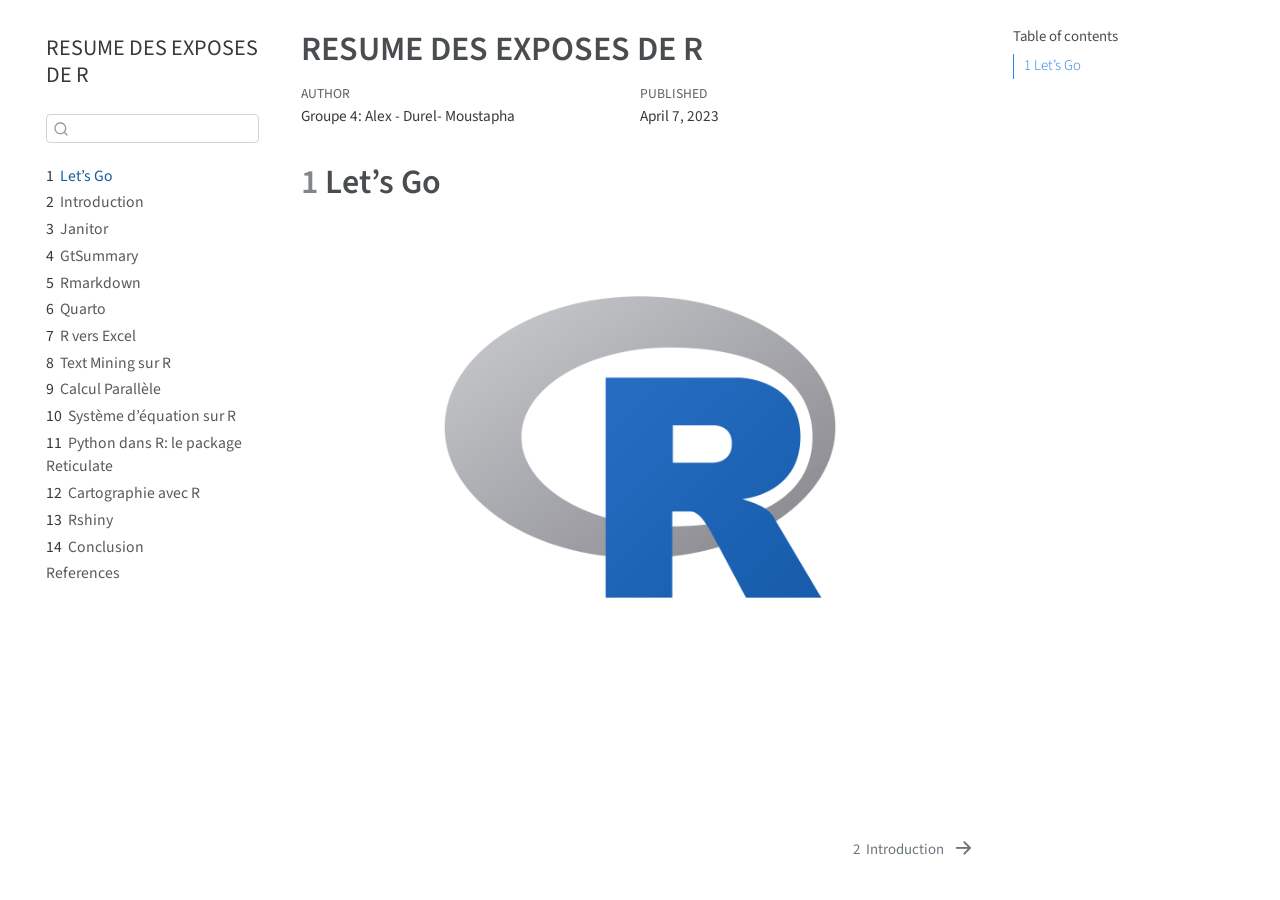
<file: Synthèse des exposés/EXPOSE DE R/_book/index.html>
<!DOCTYPE html>
<html xmlns="http://www.w3.org/1999/xhtml" lang="en" xml:lang="en"><head>

<meta charset="utf-8">
<meta name="generator" content="quarto-1.3.361">

<meta name="viewport" content="width=device-width, initial-scale=1.0, user-scalable=yes">

<meta name="author" content="Groupe 4: Alex - Durel- Moustapha">
<meta name="dcterms.date" content="2023-04-07">

<title>RESUME DES EXPOSES DE R</title>
<style>
code{white-space: pre-wrap;}
span.smallcaps{font-variant: small-caps;}
div.columns{display: flex; gap: min(4vw, 1.5em);}
div.column{flex: auto; overflow-x: auto;}
div.hanging-indent{margin-left: 1.5em; text-indent: -1.5em;}
ul.task-list{list-style: none;}
ul.task-list li input[type="checkbox"] {
  width: 0.8em;
  margin: 0 0.8em 0.2em -1em; /* quarto-specific, see https://github.com/quarto-dev/quarto-cli/issues/4556 */ 
  vertical-align: middle;
}
</style>


<script src="site_libs/quarto-nav/quarto-nav.js"></script>
<script src="site_libs/quarto-nav/headroom.min.js"></script>
<script src="site_libs/clipboard/clipboard.min.js"></script>
<script src="site_libs/quarto-search/autocomplete.umd.js"></script>
<script src="site_libs/quarto-search/fuse.min.js"></script>
<script src="site_libs/quarto-search/quarto-search.js"></script>
<meta name="quarto:offset" content="./">
<link href="./intro.html" rel="next">
<script src="site_libs/quarto-html/quarto.js"></script>
<script src="site_libs/quarto-html/popper.min.js"></script>
<script src="site_libs/quarto-html/tippy.umd.min.js"></script>
<script src="site_libs/quarto-html/anchor.min.js"></script>
<link href="site_libs/quarto-html/tippy.css" rel="stylesheet">
<link href="site_libs/quarto-html/quarto-syntax-highlighting.css" rel="stylesheet" id="quarto-text-highlighting-styles">
<script src="site_libs/bootstrap/bootstrap.min.js"></script>
<link href="site_libs/bootstrap/bootstrap-icons.css" rel="stylesheet">
<link href="site_libs/bootstrap/bootstrap.min.css" rel="stylesheet" id="quarto-bootstrap" data-mode="light">
<script id="quarto-search-options" type="application/json">{
  "location": "sidebar",
  "copy-button": false,
  "collapse-after": 3,
  "panel-placement": "start",
  "type": "textbox",
  "limit": 20,
  "language": {
    "search-no-results-text": "No results",
    "search-matching-documents-text": "matching documents",
    "search-copy-link-title": "Copy link to search",
    "search-hide-matches-text": "Hide additional matches",
    "search-more-match-text": "more match in this document",
    "search-more-matches-text": "more matches in this document",
    "search-clear-button-title": "Clear",
    "search-detached-cancel-button-title": "Cancel",
    "search-submit-button-title": "Submit",
    "search-label": "Search"
  }
}</script>


</head>

<body class="nav-sidebar floating">

<div id="quarto-search-results"></div>
  <header id="quarto-header" class="headroom fixed-top">
  <nav class="quarto-secondary-nav">
    <div class="container-fluid d-flex">
      <button type="button" class="quarto-btn-toggle btn" data-bs-toggle="collapse" data-bs-target="#quarto-sidebar,#quarto-sidebar-glass" aria-controls="quarto-sidebar" aria-expanded="false" aria-label="Toggle sidebar navigation" onclick="if (window.quartoToggleHeadroom) { window.quartoToggleHeadroom(); }">
        <i class="bi bi-layout-text-sidebar-reverse"></i>
      </button>
      <nav class="quarto-page-breadcrumbs" aria-label="breadcrumb"><ol class="breadcrumb"><li class="breadcrumb-item"><a href="./index.html"><span class="chapter-number">1</span>&nbsp; <span class="chapter-title">Let's Go</span></a></li></ol></nav>
      <a class="flex-grow-1" role="button" data-bs-toggle="collapse" data-bs-target="#quarto-sidebar,#quarto-sidebar-glass" aria-controls="quarto-sidebar" aria-expanded="false" aria-label="Toggle sidebar navigation" onclick="if (window.quartoToggleHeadroom) { window.quartoToggleHeadroom(); }">      
      </a>
      <button type="button" class="btn quarto-search-button" aria-label="" onclick="window.quartoOpenSearch();">
        <i class="bi bi-search"></i>
      </button>
    </div>
  </nav>
</header>
<!-- content -->
<div id="quarto-content" class="quarto-container page-columns page-rows-contents page-layout-article">
<!-- sidebar -->
  <nav id="quarto-sidebar" class="sidebar collapse collapse-horizontal sidebar-navigation floating overflow-auto">
    <div class="pt-lg-2 mt-2 text-left sidebar-header">
    <div class="sidebar-title mb-0 py-0">
      <a href="./">RESUME DES EXPOSES DE R</a> 
    </div>
      </div>
        <div class="mt-2 flex-shrink-0 align-items-center">
        <div class="sidebar-search">
        <div id="quarto-search" class="" title="Search"></div>
        </div>
        </div>
    <div class="sidebar-menu-container"> 
    <ul class="list-unstyled mt-1">
        <li class="sidebar-item">
  <div class="sidebar-item-container"> 
  <a href="./index.html" class="sidebar-item-text sidebar-link active">
 <span class="menu-text"><span class="chapter-number">1</span>&nbsp; <span class="chapter-title">Let’s Go</span></span></a>
  </div>
</li>
        <li class="sidebar-item">
  <div class="sidebar-item-container"> 
  <a href="./intro.html" class="sidebar-item-text sidebar-link">
 <span class="menu-text"><span class="chapter-number">2</span>&nbsp; <span class="chapter-title">Introduction</span></span></a>
  </div>
</li>
        <li class="sidebar-item">
  <div class="sidebar-item-container"> 
  <a href="./Janit.html" class="sidebar-item-text sidebar-link">
 <span class="menu-text"><span class="chapter-number">3</span>&nbsp; <span class="chapter-title">Janitor</span></span></a>
  </div>
</li>
        <li class="sidebar-item">
  <div class="sidebar-item-container"> 
  <a href="./GtSum.html" class="sidebar-item-text sidebar-link">
 <span class="menu-text"><span class="chapter-number">4</span>&nbsp; <span class="chapter-title">GtSummary</span></span></a>
  </div>
</li>
        <li class="sidebar-item">
  <div class="sidebar-item-container"> 
  <a href="./Rmarkdown.html" class="sidebar-item-text sidebar-link">
 <span class="menu-text"><span class="chapter-number">5</span>&nbsp; <span class="chapter-title">Rmarkdown</span></span></a>
  </div>
</li>
        <li class="sidebar-item">
  <div class="sidebar-item-container"> 
  <a href="./Document Finale.html" class="sidebar-item-text sidebar-link">
 <span class="menu-text"><span class="chapter-number">6</span>&nbsp; <span class="chapter-title">Quarto</span></span></a>
  </div>
</li>
        <li class="sidebar-item">
  <div class="sidebar-item-container"> 
  <a href="./RVE.html" class="sidebar-item-text sidebar-link">
 <span class="menu-text"><span class="chapter-number">7</span>&nbsp; <span class="chapter-title">R vers Excel</span></span></a>
  </div>
</li>
        <li class="sidebar-item">
  <div class="sidebar-item-container"> 
  <a href="./tm.html" class="sidebar-item-text sidebar-link">
 <span class="menu-text"><span class="chapter-number">8</span>&nbsp; <span class="chapter-title">Text Mining sur R</span></span></a>
  </div>
</li>
        <li class="sidebar-item">
  <div class="sidebar-item-container"> 
  <a href="./CP.html" class="sidebar-item-text sidebar-link">
 <span class="menu-text"><span class="chapter-number">9</span>&nbsp; <span class="chapter-title">Calcul Parallèle</span></span></a>
  </div>
</li>
        <li class="sidebar-item">
  <div class="sidebar-item-container"> 
  <a href="./SE.html" class="sidebar-item-text sidebar-link">
 <span class="menu-text"><span class="chapter-number">10</span>&nbsp; <span class="chapter-title">Système d’équation sur R</span></span></a>
  </div>
</li>
        <li class="sidebar-item">
  <div class="sidebar-item-container"> 
  <a href="./Ret.html" class="sidebar-item-text sidebar-link">
 <span class="menu-text"><span class="chapter-number">11</span>&nbsp; <span class="chapter-title">Python dans R: le package Reticulate</span></span></a>
  </div>
</li>
        <li class="sidebar-item">
  <div class="sidebar-item-container"> 
  <a href="./Carto.html" class="sidebar-item-text sidebar-link">
 <span class="menu-text"><span class="chapter-number">12</span>&nbsp; <span class="chapter-title">Cartographie avec R</span></span></a>
  </div>
</li>
        <li class="sidebar-item">
  <div class="sidebar-item-container"> 
  <a href="./Shin.html" class="sidebar-item-text sidebar-link">
 <span class="menu-text"><span class="chapter-number">13</span>&nbsp; <span class="chapter-title">Rshiny</span></span></a>
  </div>
</li>
        <li class="sidebar-item">
  <div class="sidebar-item-container"> 
  <a href="./summary.html" class="sidebar-item-text sidebar-link">
 <span class="menu-text"><span class="chapter-number">14</span>&nbsp; <span class="chapter-title">Conclusion</span></span></a>
  </div>
</li>
        <li class="sidebar-item">
  <div class="sidebar-item-container"> 
  <a href="./references.html" class="sidebar-item-text sidebar-link">
 <span class="menu-text">References</span></a>
  </div>
</li>
    </ul>
    </div>
</nav>
<div id="quarto-sidebar-glass" data-bs-toggle="collapse" data-bs-target="#quarto-sidebar,#quarto-sidebar-glass"></div>
<!-- margin-sidebar -->
    <div id="quarto-margin-sidebar" class="sidebar margin-sidebar">
        <nav id="TOC" role="doc-toc" class="toc-active">
    <h2 id="toc-title">Table of contents</h2>
   
  <ul>
  <li><a href="#lets-go" id="toc-lets-go" class="nav-link active" data-scroll-target="#lets-go"><span class="header-section-number">1</span> Let’s Go</a></li>
  </ul>
</nav>
    </div>
<!-- main -->
<main class="content" id="quarto-document-content">

<header id="title-block-header" class="quarto-title-block default">
<div class="quarto-title">
<h1 class="title">RESUME DES EXPOSES DE R</h1>
</div>



<div class="quarto-title-meta">

    <div>
    <div class="quarto-title-meta-heading">Author</div>
    <div class="quarto-title-meta-contents">
             <p>Groupe 4: Alex - Durel- Moustapha </p>
          </div>
  </div>
    
    <div>
    <div class="quarto-title-meta-heading">Published</div>
    <div class="quarto-title-meta-contents">
      <p class="date">April 7, 2023</p>
    </div>
  </div>
  
    
  </div>
  

</header>

<section id="lets-go" class="level1" data-number="1">
<h1 data-number="1"><span class="header-section-number">1</span> Let’s Go</h1>
<div>
<div class="quarto-figure quarto-figure-center">
<figure class="figure">
<p><img src="images/R_(programming_language)-Logo.wine-01.png" class="img-fluid figure-img"></p>
</figure>
</div>
</div>


</section>

</main> <!-- /main -->
<script id="quarto-html-after-body" type="application/javascript">
window.document.addEventListener("DOMContentLoaded", function (event) {
  const toggleBodyColorMode = (bsSheetEl) => {
    const mode = bsSheetEl.getAttribute("data-mode");
    const bodyEl = window.document.querySelector("body");
    if (mode === "dark") {
      bodyEl.classList.add("quarto-dark");
      bodyEl.classList.remove("quarto-light");
    } else {
      bodyEl.classList.add("quarto-light");
      bodyEl.classList.remove("quarto-dark");
    }
  }
  const toggleBodyColorPrimary = () => {
    const bsSheetEl = window.document.querySelector("link#quarto-bootstrap");
    if (bsSheetEl) {
      toggleBodyColorMode(bsSheetEl);
    }
  }
  toggleBodyColorPrimary();  
  const icon = "";
  const anchorJS = new window.AnchorJS();
  anchorJS.options = {
    placement: 'right',
    icon: icon
  };
  anchorJS.add('.anchored');
  const isCodeAnnotation = (el) => {
    for (const clz of el.classList) {
      if (clz.startsWith('code-annotation-')) {                     
        return true;
      }
    }
    return false;
  }
  const clipboard = new window.ClipboardJS('.code-copy-button', {
    text: function(trigger) {
      const codeEl = trigger.previousElementSibling.cloneNode(true);
      for (const childEl of codeEl.children) {
        if (isCodeAnnotation(childEl)) {
          childEl.remove();
        }
      }
      return codeEl.innerText;
    }
  });
  clipboard.on('success', function(e) {
    // button target
    const button = e.trigger;
    // don't keep focus
    button.blur();
    // flash "checked"
    button.classList.add('code-copy-button-checked');
    var currentTitle = button.getAttribute("title");
    button.setAttribute("title", "Copied!");
    let tooltip;
    if (window.bootstrap) {
      button.setAttribute("data-bs-toggle", "tooltip");
      button.setAttribute("data-bs-placement", "left");
      button.setAttribute("data-bs-title", "Copied!");
      tooltip = new bootstrap.Tooltip(button, 
        { trigger: "manual", 
          customClass: "code-copy-button-tooltip",
          offset: [0, -8]});
      tooltip.show();    
    }
    setTimeout(function() {
      if (tooltip) {
        tooltip.hide();
        button.removeAttribute("data-bs-title");
        button.removeAttribute("data-bs-toggle");
        button.removeAttribute("data-bs-placement");
      }
      button.setAttribute("title", currentTitle);
      button.classList.remove('code-copy-button-checked');
    }, 1000);
    // clear code selection
    e.clearSelection();
  });
  function tippyHover(el, contentFn) {
    const config = {
      allowHTML: true,
      content: contentFn,
      maxWidth: 500,
      delay: 100,
      arrow: false,
      appendTo: function(el) {
          return el.parentElement;
      },
      interactive: true,
      interactiveBorder: 10,
      theme: 'quarto',
      placement: 'bottom-start'
    };
    window.tippy(el, config); 
  }
  const noterefs = window.document.querySelectorAll('a[role="doc-noteref"]');
  for (var i=0; i<noterefs.length; i++) {
    const ref = noterefs[i];
    tippyHover(ref, function() {
      // use id or data attribute instead here
      let href = ref.getAttribute('data-footnote-href') || ref.getAttribute('href');
      try { href = new URL(href).hash; } catch {}
      const id = href.replace(/^#\/?/, "");
      const note = window.document.getElementById(id);
      return note.innerHTML;
    });
  }
      let selectedAnnoteEl;
      const selectorForAnnotation = ( cell, annotation) => {
        let cellAttr = 'data-code-cell="' + cell + '"';
        let lineAttr = 'data-code-annotation="' +  annotation + '"';
        const selector = 'span[' + cellAttr + '][' + lineAttr + ']';
        return selector;
      }
      const selectCodeLines = (annoteEl) => {
        const doc = window.document;
        const targetCell = annoteEl.getAttribute("data-target-cell");
        const targetAnnotation = annoteEl.getAttribute("data-target-annotation");
        const annoteSpan = window.document.querySelector(selectorForAnnotation(targetCell, targetAnnotation));
        const lines = annoteSpan.getAttribute("data-code-lines").split(",");
        const lineIds = lines.map((line) => {
          return targetCell + "-" + line;
        })
        let top = null;
        let height = null;
        let parent = null;
        if (lineIds.length > 0) {
            //compute the position of the single el (top and bottom and make a div)
            const el = window.document.getElementById(lineIds[0]);
            top = el.offsetTop;
            height = el.offsetHeight;
            parent = el.parentElement.parentElement;
          if (lineIds.length > 1) {
            const lastEl = window.document.getElementById(lineIds[lineIds.length - 1]);
            const bottom = lastEl.offsetTop + lastEl.offsetHeight;
            height = bottom - top;
          }
          if (top !== null && height !== null && parent !== null) {
            // cook up a div (if necessary) and position it 
            let div = window.document.getElementById("code-annotation-line-highlight");
            if (div === null) {
              div = window.document.createElement("div");
              div.setAttribute("id", "code-annotation-line-highlight");
              div.style.position = 'absolute';
              parent.appendChild(div);
            }
            div.style.top = top - 2 + "px";
            div.style.height = height + 4 + "px";
            let gutterDiv = window.document.getElementById("code-annotation-line-highlight-gutter");
            if (gutterDiv === null) {
              gutterDiv = window.document.createElement("div");
              gutterDiv.setAttribute("id", "code-annotation-line-highlight-gutter");
              gutterDiv.style.position = 'absolute';
              const codeCell = window.document.getElementById(targetCell);
              const gutter = codeCell.querySelector('.code-annotation-gutter');
              gutter.appendChild(gutterDiv);
            }
            gutterDiv.style.top = top - 2 + "px";
            gutterDiv.style.height = height + 4 + "px";
          }
          selectedAnnoteEl = annoteEl;
        }
      };
      const unselectCodeLines = () => {
        const elementsIds = ["code-annotation-line-highlight", "code-annotation-line-highlight-gutter"];
        elementsIds.forEach((elId) => {
          const div = window.document.getElementById(elId);
          if (div) {
            div.remove();
          }
        });
        selectedAnnoteEl = undefined;
      };
      // Attach click handler to the DT
      const annoteDls = window.document.querySelectorAll('dt[data-target-cell]');
      for (const annoteDlNode of annoteDls) {
        annoteDlNode.addEventListener('click', (event) => {
          const clickedEl = event.target;
          if (clickedEl !== selectedAnnoteEl) {
            unselectCodeLines();
            const activeEl = window.document.querySelector('dt[data-target-cell].code-annotation-active');
            if (activeEl) {
              activeEl.classList.remove('code-annotation-active');
            }
            selectCodeLines(clickedEl);
            clickedEl.classList.add('code-annotation-active');
          } else {
            // Unselect the line
            unselectCodeLines();
            clickedEl.classList.remove('code-annotation-active');
          }
        });
      }
  const findCites = (el) => {
    const parentEl = el.parentElement;
    if (parentEl) {
      const cites = parentEl.dataset.cites;
      if (cites) {
        return {
          el,
          cites: cites.split(' ')
        };
      } else {
        return findCites(el.parentElement)
      }
    } else {
      return undefined;
    }
  };
  var bibliorefs = window.document.querySelectorAll('a[role="doc-biblioref"]');
  for (var i=0; i<bibliorefs.length; i++) {
    const ref = bibliorefs[i];
    const citeInfo = findCites(ref);
    if (citeInfo) {
      tippyHover(citeInfo.el, function() {
        var popup = window.document.createElement('div');
        citeInfo.cites.forEach(function(cite) {
          var citeDiv = window.document.createElement('div');
          citeDiv.classList.add('hanging-indent');
          citeDiv.classList.add('csl-entry');
          var biblioDiv = window.document.getElementById('ref-' + cite);
          if (biblioDiv) {
            citeDiv.innerHTML = biblioDiv.innerHTML;
          }
          popup.appendChild(citeDiv);
        });
        return popup.innerHTML;
      });
    }
  }
});
</script>
<nav class="page-navigation">
  <div class="nav-page nav-page-previous">
  </div>
  <div class="nav-page nav-page-next">
      <a href="./intro.html" class="pagination-link">
        <span class="nav-page-text"><span class="chapter-number">2</span>&nbsp; <span class="chapter-title">Introduction</span></span> <i class="bi bi-arrow-right-short"></i>
      </a>
  </div>
</nav>
</div> <!-- /content -->



</body></html>
</file>
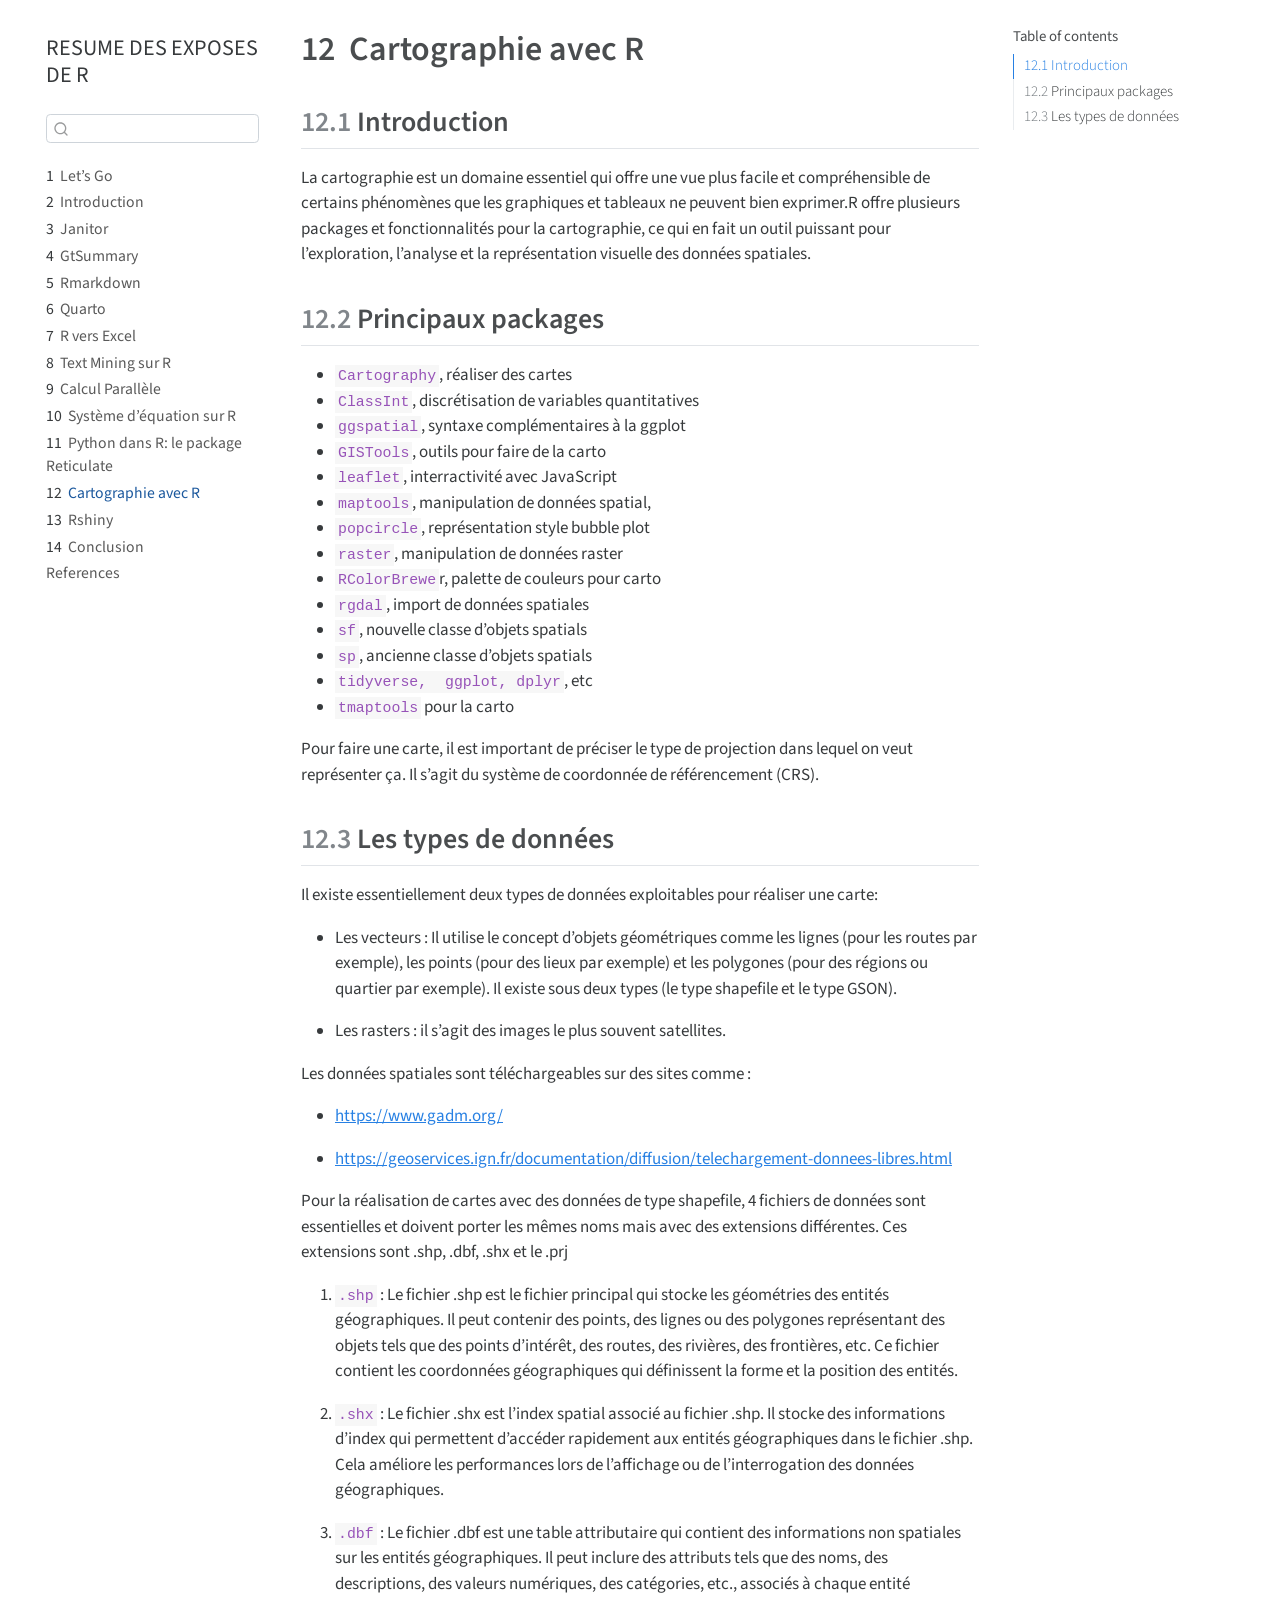
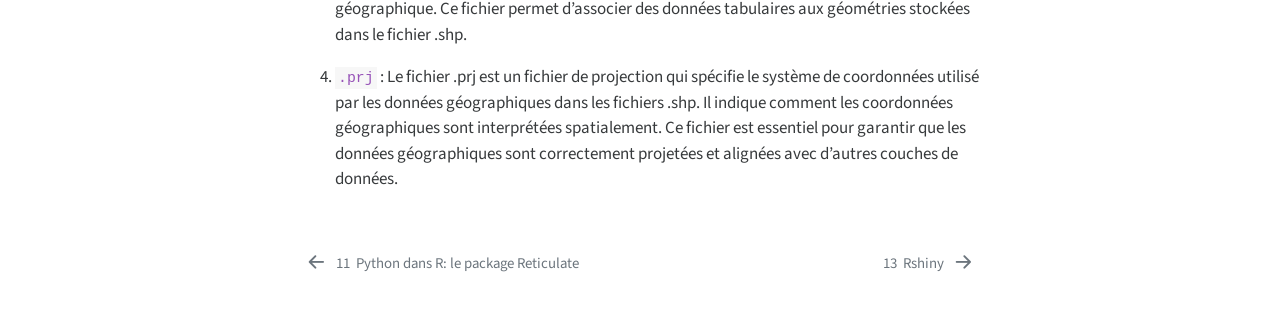
<file: Synthèse des exposés/EXPOSE DE R/_book/Carto.html>
<!DOCTYPE html>
<html xmlns="http://www.w3.org/1999/xhtml" lang="en" xml:lang="en"><head>

<meta charset="utf-8">
<meta name="generator" content="quarto-1.3.361">

<meta name="viewport" content="width=device-width, initial-scale=1.0, user-scalable=yes">


<title>RESUME DES EXPOSES DE R - 12&nbsp; Cartographie avec R</title>
<style>
code{white-space: pre-wrap;}
span.smallcaps{font-variant: small-caps;}
div.columns{display: flex; gap: min(4vw, 1.5em);}
div.column{flex: auto; overflow-x: auto;}
div.hanging-indent{margin-left: 1.5em; text-indent: -1.5em;}
ul.task-list{list-style: none;}
ul.task-list li input[type="checkbox"] {
  width: 0.8em;
  margin: 0 0.8em 0.2em -1em; /* quarto-specific, see https://github.com/quarto-dev/quarto-cli/issues/4556 */ 
  vertical-align: middle;
}
</style>


<script src="site_libs/quarto-nav/quarto-nav.js"></script>
<script src="site_libs/quarto-nav/headroom.min.js"></script>
<script src="site_libs/clipboard/clipboard.min.js"></script>
<script src="site_libs/quarto-search/autocomplete.umd.js"></script>
<script src="site_libs/quarto-search/fuse.min.js"></script>
<script src="site_libs/quarto-search/quarto-search.js"></script>
<meta name="quarto:offset" content="./">
<link href="./Shin.html" rel="next">
<link href="./Ret.html" rel="prev">
<script src="site_libs/quarto-html/quarto.js"></script>
<script src="site_libs/quarto-html/popper.min.js"></script>
<script src="site_libs/quarto-html/tippy.umd.min.js"></script>
<script src="site_libs/quarto-html/anchor.min.js"></script>
<link href="site_libs/quarto-html/tippy.css" rel="stylesheet">
<link href="site_libs/quarto-html/quarto-syntax-highlighting.css" rel="stylesheet" id="quarto-text-highlighting-styles">
<script src="site_libs/bootstrap/bootstrap.min.js"></script>
<link href="site_libs/bootstrap/bootstrap-icons.css" rel="stylesheet">
<link href="site_libs/bootstrap/bootstrap.min.css" rel="stylesheet" id="quarto-bootstrap" data-mode="light">
<script id="quarto-search-options" type="application/json">{
  "location": "sidebar",
  "copy-button": false,
  "collapse-after": 3,
  "panel-placement": "start",
  "type": "textbox",
  "limit": 20,
  "language": {
    "search-no-results-text": "No results",
    "search-matching-documents-text": "matching documents",
    "search-copy-link-title": "Copy link to search",
    "search-hide-matches-text": "Hide additional matches",
    "search-more-match-text": "more match in this document",
    "search-more-matches-text": "more matches in this document",
    "search-clear-button-title": "Clear",
    "search-detached-cancel-button-title": "Cancel",
    "search-submit-button-title": "Submit",
    "search-label": "Search"
  }
}</script>


</head>

<body class="nav-sidebar floating">

<div id="quarto-search-results"></div>
  <header id="quarto-header" class="headroom fixed-top">
  <nav class="quarto-secondary-nav">
    <div class="container-fluid d-flex">
      <button type="button" class="quarto-btn-toggle btn" data-bs-toggle="collapse" data-bs-target="#quarto-sidebar,#quarto-sidebar-glass" aria-controls="quarto-sidebar" aria-expanded="false" aria-label="Toggle sidebar navigation" onclick="if (window.quartoToggleHeadroom) { window.quartoToggleHeadroom(); }">
        <i class="bi bi-layout-text-sidebar-reverse"></i>
      </button>
      <nav class="quarto-page-breadcrumbs" aria-label="breadcrumb"><ol class="breadcrumb"><li class="breadcrumb-item"><a href="./Carto.html"><span class="chapter-number">12</span>&nbsp; <span class="chapter-title">Cartographie avec R</span></a></li></ol></nav>
      <a class="flex-grow-1" role="button" data-bs-toggle="collapse" data-bs-target="#quarto-sidebar,#quarto-sidebar-glass" aria-controls="quarto-sidebar" aria-expanded="false" aria-label="Toggle sidebar navigation" onclick="if (window.quartoToggleHeadroom) { window.quartoToggleHeadroom(); }">      
      </a>
      <button type="button" class="btn quarto-search-button" aria-label="" onclick="window.quartoOpenSearch();">
        <i class="bi bi-search"></i>
      </button>
    </div>
  </nav>
</header>
<!-- content -->
<div id="quarto-content" class="quarto-container page-columns page-rows-contents page-layout-article">
<!-- sidebar -->
  <nav id="quarto-sidebar" class="sidebar collapse collapse-horizontal sidebar-navigation floating overflow-auto">
    <div class="pt-lg-2 mt-2 text-left sidebar-header">
    <div class="sidebar-title mb-0 py-0">
      <a href="./">RESUME DES EXPOSES DE R</a> 
    </div>
      </div>
        <div class="mt-2 flex-shrink-0 align-items-center">
        <div class="sidebar-search">
        <div id="quarto-search" class="" title="Search"></div>
        </div>
        </div>
    <div class="sidebar-menu-container"> 
    <ul class="list-unstyled mt-1">
        <li class="sidebar-item">
  <div class="sidebar-item-container"> 
  <a href="./index.html" class="sidebar-item-text sidebar-link">
 <span class="menu-text"><span class="chapter-number">1</span>&nbsp; <span class="chapter-title">Let’s Go</span></span></a>
  </div>
</li>
        <li class="sidebar-item">
  <div class="sidebar-item-container"> 
  <a href="./intro.html" class="sidebar-item-text sidebar-link">
 <span class="menu-text"><span class="chapter-number">2</span>&nbsp; <span class="chapter-title">Introduction</span></span></a>
  </div>
</li>
        <li class="sidebar-item">
  <div class="sidebar-item-container"> 
  <a href="./Janit.html" class="sidebar-item-text sidebar-link">
 <span class="menu-text"><span class="chapter-number">3</span>&nbsp; <span class="chapter-title">Janitor</span></span></a>
  </div>
</li>
        <li class="sidebar-item">
  <div class="sidebar-item-container"> 
  <a href="./GtSum.html" class="sidebar-item-text sidebar-link">
 <span class="menu-text"><span class="chapter-number">4</span>&nbsp; <span class="chapter-title">GtSummary</span></span></a>
  </div>
</li>
        <li class="sidebar-item">
  <div class="sidebar-item-container"> 
  <a href="./Rmarkdown.html" class="sidebar-item-text sidebar-link">
 <span class="menu-text"><span class="chapter-number">5</span>&nbsp; <span class="chapter-title">Rmarkdown</span></span></a>
  </div>
</li>
        <li class="sidebar-item">
  <div class="sidebar-item-container"> 
  <a href="./Document Finale.html" class="sidebar-item-text sidebar-link">
 <span class="menu-text"><span class="chapter-number">6</span>&nbsp; <span class="chapter-title">Quarto</span></span></a>
  </div>
</li>
        <li class="sidebar-item">
  <div class="sidebar-item-container"> 
  <a href="./RVE.html" class="sidebar-item-text sidebar-link">
 <span class="menu-text"><span class="chapter-number">7</span>&nbsp; <span class="chapter-title">R vers Excel</span></span></a>
  </div>
</li>
        <li class="sidebar-item">
  <div class="sidebar-item-container"> 
  <a href="./tm.html" class="sidebar-item-text sidebar-link">
 <span class="menu-text"><span class="chapter-number">8</span>&nbsp; <span class="chapter-title">Text Mining sur R</span></span></a>
  </div>
</li>
        <li class="sidebar-item">
  <div class="sidebar-item-container"> 
  <a href="./CP.html" class="sidebar-item-text sidebar-link">
 <span class="menu-text"><span class="chapter-number">9</span>&nbsp; <span class="chapter-title">Calcul Parallèle</span></span></a>
  </div>
</li>
        <li class="sidebar-item">
  <div class="sidebar-item-container"> 
  <a href="./SE.html" class="sidebar-item-text sidebar-link">
 <span class="menu-text"><span class="chapter-number">10</span>&nbsp; <span class="chapter-title">Système d’équation sur R</span></span></a>
  </div>
</li>
        <li class="sidebar-item">
  <div class="sidebar-item-container"> 
  <a href="./Ret.html" class="sidebar-item-text sidebar-link">
 <span class="menu-text"><span class="chapter-number">11</span>&nbsp; <span class="chapter-title">Python dans R: le package Reticulate</span></span></a>
  </div>
</li>
        <li class="sidebar-item">
  <div class="sidebar-item-container"> 
  <a href="./Carto.html" class="sidebar-item-text sidebar-link active">
 <span class="menu-text"><span class="chapter-number">12</span>&nbsp; <span class="chapter-title">Cartographie avec R</span></span></a>
  </div>
</li>
        <li class="sidebar-item">
  <div class="sidebar-item-container"> 
  <a href="./Shin.html" class="sidebar-item-text sidebar-link">
 <span class="menu-text"><span class="chapter-number">13</span>&nbsp; <span class="chapter-title">Rshiny</span></span></a>
  </div>
</li>
        <li class="sidebar-item">
  <div class="sidebar-item-container"> 
  <a href="./summary.html" class="sidebar-item-text sidebar-link">
 <span class="menu-text"><span class="chapter-number">14</span>&nbsp; <span class="chapter-title">Conclusion</span></span></a>
  </div>
</li>
        <li class="sidebar-item">
  <div class="sidebar-item-container"> 
  <a href="./references.html" class="sidebar-item-text sidebar-link">
 <span class="menu-text">References</span></a>
  </div>
</li>
    </ul>
    </div>
</nav>
<div id="quarto-sidebar-glass" data-bs-toggle="collapse" data-bs-target="#quarto-sidebar,#quarto-sidebar-glass"></div>
<!-- margin-sidebar -->
    <div id="quarto-margin-sidebar" class="sidebar margin-sidebar">
        <nav id="TOC" role="doc-toc" class="toc-active">
    <h2 id="toc-title">Table of contents</h2>
   
  <ul>
  <li><a href="#introduction" id="toc-introduction" class="nav-link active" data-scroll-target="#introduction"><span class="header-section-number">12.1</span> Introduction</a></li>
  <li><a href="#principaux-packages" id="toc-principaux-packages" class="nav-link" data-scroll-target="#principaux-packages"><span class="header-section-number">12.2</span> Principaux packages</a></li>
  <li><a href="#les-types-de-données" id="toc-les-types-de-données" class="nav-link" data-scroll-target="#les-types-de-données"><span class="header-section-number">12.3</span> Les types de données</a></li>
  </ul>
</nav>
    </div>
<!-- main -->
<main class="content" id="quarto-document-content">

<header id="title-block-header" class="quarto-title-block default">
<div class="quarto-title">
<h1 class="title"><span class="chapter-number">12</span>&nbsp; <span class="chapter-title">Cartographie avec R</span></h1>
</div>



<div class="quarto-title-meta">

    
  
    
  </div>
  

</header>

<section id="introduction" class="level2" data-number="12.1">
<h2 data-number="12.1" class="anchored" data-anchor-id="introduction"><span class="header-section-number">12.1</span> Introduction</h2>
<p>La cartographie est un domaine essentiel qui offre une vue plus facile et compréhensible de certains phénomènes que les graphiques et tableaux ne peuvent bien exprimer.R offre plusieurs packages et fonctionnalités pour la cartographie, ce qui en fait un outil puissant pour l’exploration, l’analyse et la représentation visuelle des données spatiales.</p>
</section>
<section id="principaux-packages" class="level2" data-number="12.2">
<h2 data-number="12.2" class="anchored" data-anchor-id="principaux-packages"><span class="header-section-number">12.2</span> Principaux packages</h2>
<ul>
<li><code>Cartography</code>, réaliser des cartes</li>
<li><code>ClassInt</code>, discrétisation de variables quantitatives</li>
<li><code>ggspatial</code>, syntaxe complémentaires à la ggplot</li>
<li><code>GISTools</code>, outils pour faire de la carto</li>
<li><code>leaflet</code>, interractivité avec JavaScript</li>
<li><code>maptools</code>, manipulation de données spatial,</li>
<li><code>popcircle</code>, représentation style bubble plot</li>
<li><code>raster</code>, manipulation de données raster</li>
<li><code>RColorBrewe</code>r, palette de couleurs pour carto</li>
<li><code>rgdal</code>, import de données spatiales</li>
<li><code>sf</code>, nouvelle classe d’objets spatials</li>
<li><code>sp</code>, ancienne classe d’objets spatials</li>
<li><code>tidyverse,  ggplot, dplyr</code>, etc</li>
<li><code>tmaptools</code> pour la carto</li>
</ul>
<p>Pour faire une carte, il est important de préciser le type de projection dans lequel on veut représenter ça. Il s’agit du système de coordonnée de référencement (CRS).</p>
</section>
<section id="les-types-de-données" class="level2" data-number="12.3">
<h2 data-number="12.3" class="anchored" data-anchor-id="les-types-de-données"><span class="header-section-number">12.3</span> Les types de données</h2>
<p>Il existe essentiellement deux types de données exploitables pour réaliser une carte:</p>
<ul>
<li><p>Les vecteurs : Il utilise le concept d’objets géométriques comme les lignes (pour les routes par exemple), les points (pour des lieux par exemple) et les polygones (pour des régions ou quartier par exemple). Il existe sous deux types (le type shapefile et le type GSON).</p></li>
<li><p>Les rasters : il s’agit des images le plus souvent satellites.</p></li>
</ul>
<p>Les données spatiales sont téléchargeables sur des sites comme :</p>
<ul>
<li><p><a href="https://www.gadm.org/" class="uri">https://www.gadm.org/</a></p></li>
<li><p><a href="https://geoservices.ign.fr/documentation/diffusion/telechargement-donnees-libres.html" class="uri">https://geoservices.ign.fr/documentation/diffusion/telechargement-donnees-libres.html</a></p></li>
</ul>
<p>Pour la réalisation de cartes avec des données de type shapefile, 4 fichiers de données sont essentielles et doivent porter les mêmes noms mais avec des extensions différentes. Ces extensions sont .shp, .dbf, .shx et le .prj</p>
<ol type="1">
<li><p><code>.shp</code> : Le fichier .shp est le fichier principal qui stocke les géométries des entités géographiques. Il peut contenir des points, des lignes ou des polygones représentant des objets tels que des points d’intérêt, des routes, des rivières, des frontières, etc. Ce fichier contient les coordonnées géographiques qui définissent la forme et la position des entités.</p></li>
<li><p><code>.shx</code> : Le fichier .shx est l’index spatial associé au fichier .shp. Il stocke des informations d’index qui permettent d’accéder rapidement aux entités géographiques dans le fichier .shp. Cela améliore les performances lors de l’affichage ou de l’interrogation des données géographiques.</p></li>
<li><p><code>.dbf</code> : Le fichier .dbf est une table attributaire qui contient des informations non spatiales sur les entités géographiques. Il peut inclure des attributs tels que des noms, des descriptions, des valeurs numériques, des catégories, etc., associés à chaque entité géographique. Ce fichier permet d’associer des données tabulaires aux géométries stockées dans le fichier .shp.</p></li>
<li><p><code>.prj</code> : Le fichier .prj est un fichier de projection qui spécifie le système de coordonnées utilisé par les données géographiques dans les fichiers .shp. Il indique comment les coordonnées géographiques sont interprétées spatialement. Ce fichier est essentiel pour garantir que les données géographiques sont correctement projetées et alignées avec d’autres couches de données.</p></li>
</ol>


</section>

</main> <!-- /main -->
<script id="quarto-html-after-body" type="application/javascript">
window.document.addEventListener("DOMContentLoaded", function (event) {
  const toggleBodyColorMode = (bsSheetEl) => {
    const mode = bsSheetEl.getAttribute("data-mode");
    const bodyEl = window.document.querySelector("body");
    if (mode === "dark") {
      bodyEl.classList.add("quarto-dark");
      bodyEl.classList.remove("quarto-light");
    } else {
      bodyEl.classList.add("quarto-light");
      bodyEl.classList.remove("quarto-dark");
    }
  }
  const toggleBodyColorPrimary = () => {
    const bsSheetEl = window.document.querySelector("link#quarto-bootstrap");
    if (bsSheetEl) {
      toggleBodyColorMode(bsSheetEl);
    }
  }
  toggleBodyColorPrimary();  
  const icon = "";
  const anchorJS = new window.AnchorJS();
  anchorJS.options = {
    placement: 'right',
    icon: icon
  };
  anchorJS.add('.anchored');
  const isCodeAnnotation = (el) => {
    for (const clz of el.classList) {
      if (clz.startsWith('code-annotation-')) {                     
        return true;
      }
    }
    return false;
  }
  const clipboard = new window.ClipboardJS('.code-copy-button', {
    text: function(trigger) {
      const codeEl = trigger.previousElementSibling.cloneNode(true);
      for (const childEl of codeEl.children) {
        if (isCodeAnnotation(childEl)) {
          childEl.remove();
        }
      }
      return codeEl.innerText;
    }
  });
  clipboard.on('success', function(e) {
    // button target
    const button = e.trigger;
    // don't keep focus
    button.blur();
    // flash "checked"
    button.classList.add('code-copy-button-checked');
    var currentTitle = button.getAttribute("title");
    button.setAttribute("title", "Copied!");
    let tooltip;
    if (window.bootstrap) {
      button.setAttribute("data-bs-toggle", "tooltip");
      button.setAttribute("data-bs-placement", "left");
      button.setAttribute("data-bs-title", "Copied!");
      tooltip = new bootstrap.Tooltip(button, 
        { trigger: "manual", 
          customClass: "code-copy-button-tooltip",
          offset: [0, -8]});
      tooltip.show();    
    }
    setTimeout(function() {
      if (tooltip) {
        tooltip.hide();
        button.removeAttribute("data-bs-title");
        button.removeAttribute("data-bs-toggle");
        button.removeAttribute("data-bs-placement");
      }
      button.setAttribute("title", currentTitle);
      button.classList.remove('code-copy-button-checked');
    }, 1000);
    // clear code selection
    e.clearSelection();
  });
  function tippyHover(el, contentFn) {
    const config = {
      allowHTML: true,
      content: contentFn,
      maxWidth: 500,
      delay: 100,
      arrow: false,
      appendTo: function(el) {
          return el.parentElement;
      },
      interactive: true,
      interactiveBorder: 10,
      theme: 'quarto',
      placement: 'bottom-start'
    };
    window.tippy(el, config); 
  }
  const noterefs = window.document.querySelectorAll('a[role="doc-noteref"]');
  for (var i=0; i<noterefs.length; i++) {
    const ref = noterefs[i];
    tippyHover(ref, function() {
      // use id or data attribute instead here
      let href = ref.getAttribute('data-footnote-href') || ref.getAttribute('href');
      try { href = new URL(href).hash; } catch {}
      const id = href.replace(/^#\/?/, "");
      const note = window.document.getElementById(id);
      return note.innerHTML;
    });
  }
      let selectedAnnoteEl;
      const selectorForAnnotation = ( cell, annotation) => {
        let cellAttr = 'data-code-cell="' + cell + '"';
        let lineAttr = 'data-code-annotation="' +  annotation + '"';
        const selector = 'span[' + cellAttr + '][' + lineAttr + ']';
        return selector;
      }
      const selectCodeLines = (annoteEl) => {
        const doc = window.document;
        const targetCell = annoteEl.getAttribute("data-target-cell");
        const targetAnnotation = annoteEl.getAttribute("data-target-annotation");
        const annoteSpan = window.document.querySelector(selectorForAnnotation(targetCell, targetAnnotation));
        const lines = annoteSpan.getAttribute("data-code-lines").split(",");
        const lineIds = lines.map((line) => {
          return targetCell + "-" + line;
        })
        let top = null;
        let height = null;
        let parent = null;
        if (lineIds.length > 0) {
            //compute the position of the single el (top and bottom and make a div)
            const el = window.document.getElementById(lineIds[0]);
            top = el.offsetTop;
            height = el.offsetHeight;
            parent = el.parentElement.parentElement;
          if (lineIds.length > 1) {
            const lastEl = window.document.getElementById(lineIds[lineIds.length - 1]);
            const bottom = lastEl.offsetTop + lastEl.offsetHeight;
            height = bottom - top;
          }
          if (top !== null && height !== null && parent !== null) {
            // cook up a div (if necessary) and position it 
            let div = window.document.getElementById("code-annotation-line-highlight");
            if (div === null) {
              div = window.document.createElement("div");
              div.setAttribute("id", "code-annotation-line-highlight");
              div.style.position = 'absolute';
              parent.appendChild(div);
            }
            div.style.top = top - 2 + "px";
            div.style.height = height + 4 + "px";
            let gutterDiv = window.document.getElementById("code-annotation-line-highlight-gutter");
            if (gutterDiv === null) {
              gutterDiv = window.document.createElement("div");
              gutterDiv.setAttribute("id", "code-annotation-line-highlight-gutter");
              gutterDiv.style.position = 'absolute';
              const codeCell = window.document.getElementById(targetCell);
              const gutter = codeCell.querySelector('.code-annotation-gutter');
              gutter.appendChild(gutterDiv);
            }
            gutterDiv.style.top = top - 2 + "px";
            gutterDiv.style.height = height + 4 + "px";
          }
          selectedAnnoteEl = annoteEl;
        }
      };
      const unselectCodeLines = () => {
        const elementsIds = ["code-annotation-line-highlight", "code-annotation-line-highlight-gutter"];
        elementsIds.forEach((elId) => {
          const div = window.document.getElementById(elId);
          if (div) {
            div.remove();
          }
        });
        selectedAnnoteEl = undefined;
      };
      // Attach click handler to the DT
      const annoteDls = window.document.querySelectorAll('dt[data-target-cell]');
      for (const annoteDlNode of annoteDls) {
        annoteDlNode.addEventListener('click', (event) => {
          const clickedEl = event.target;
          if (clickedEl !== selectedAnnoteEl) {
            unselectCodeLines();
            const activeEl = window.document.querySelector('dt[data-target-cell].code-annotation-active');
            if (activeEl) {
              activeEl.classList.remove('code-annotation-active');
            }
            selectCodeLines(clickedEl);
            clickedEl.classList.add('code-annotation-active');
          } else {
            // Unselect the line
            unselectCodeLines();
            clickedEl.classList.remove('code-annotation-active');
          }
        });
      }
  const findCites = (el) => {
    const parentEl = el.parentElement;
    if (parentEl) {
      const cites = parentEl.dataset.cites;
      if (cites) {
        return {
          el,
          cites: cites.split(' ')
        };
      } else {
        return findCites(el.parentElement)
      }
    } else {
      return undefined;
    }
  };
  var bibliorefs = window.document.querySelectorAll('a[role="doc-biblioref"]');
  for (var i=0; i<bibliorefs.length; i++) {
    const ref = bibliorefs[i];
    const citeInfo = findCites(ref);
    if (citeInfo) {
      tippyHover(citeInfo.el, function() {
        var popup = window.document.createElement('div');
        citeInfo.cites.forEach(function(cite) {
          var citeDiv = window.document.createElement('div');
          citeDiv.classList.add('hanging-indent');
          citeDiv.classList.add('csl-entry');
          var biblioDiv = window.document.getElementById('ref-' + cite);
          if (biblioDiv) {
            citeDiv.innerHTML = biblioDiv.innerHTML;
          }
          popup.appendChild(citeDiv);
        });
        return popup.innerHTML;
      });
    }
  }
});
</script>
<nav class="page-navigation">
  <div class="nav-page nav-page-previous">
      <a href="./Ret.html" class="pagination-link">
        <i class="bi bi-arrow-left-short"></i> <span class="nav-page-text"><span class="chapter-number">11</span>&nbsp; <span class="chapter-title">Python dans R: le package Reticulate</span></span>
      </a>          
  </div>
  <div class="nav-page nav-page-next">
      <a href="./Shin.html" class="pagination-link">
        <span class="nav-page-text"><span class="chapter-number">13</span>&nbsp; <span class="chapter-title">Rshiny</span></span> <i class="bi bi-arrow-right-short"></i>
      </a>
  </div>
</nav>
</div> <!-- /content -->



</body></html>
</file>
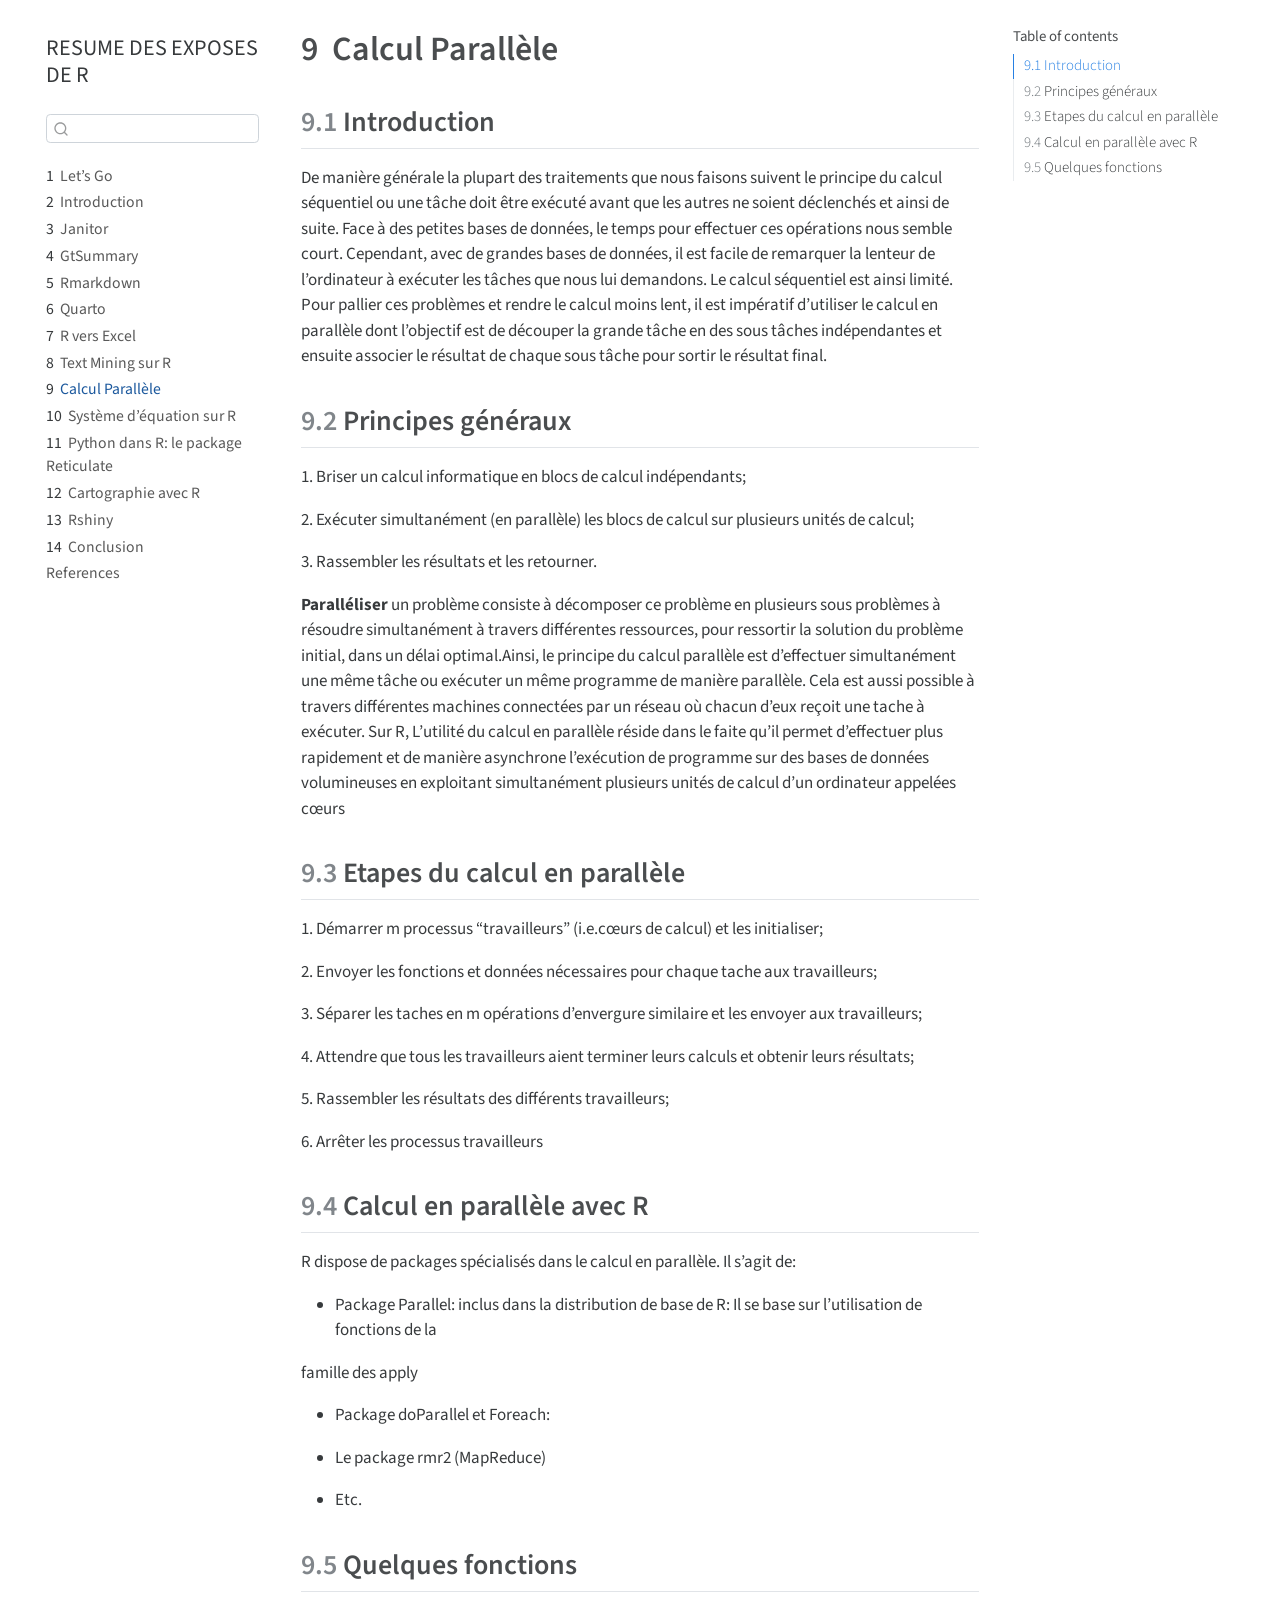
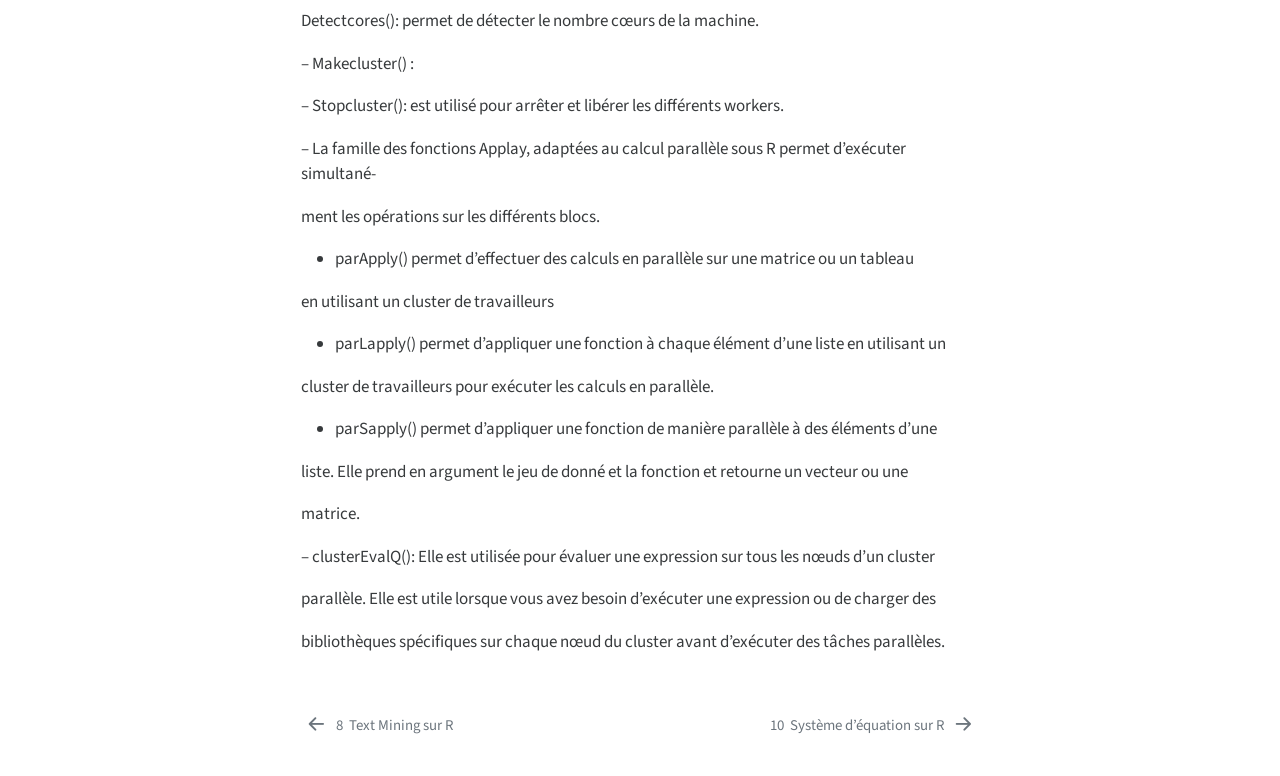
<file: Synthèse des exposés/EXPOSE DE R/_book/CP.html>
<!DOCTYPE html>
<html xmlns="http://www.w3.org/1999/xhtml" lang="en" xml:lang="en"><head>

<meta charset="utf-8">
<meta name="generator" content="quarto-1.3.361">

<meta name="viewport" content="width=device-width, initial-scale=1.0, user-scalable=yes">


<title>RESUME DES EXPOSES DE R - 9&nbsp; Calcul Parallèle</title>
<style>
code{white-space: pre-wrap;}
span.smallcaps{font-variant: small-caps;}
div.columns{display: flex; gap: min(4vw, 1.5em);}
div.column{flex: auto; overflow-x: auto;}
div.hanging-indent{margin-left: 1.5em; text-indent: -1.5em;}
ul.task-list{list-style: none;}
ul.task-list li input[type="checkbox"] {
  width: 0.8em;
  margin: 0 0.8em 0.2em -1em; /* quarto-specific, see https://github.com/quarto-dev/quarto-cli/issues/4556 */ 
  vertical-align: middle;
}
</style>


<script src="site_libs/quarto-nav/quarto-nav.js"></script>
<script src="site_libs/quarto-nav/headroom.min.js"></script>
<script src="site_libs/clipboard/clipboard.min.js"></script>
<script src="site_libs/quarto-search/autocomplete.umd.js"></script>
<script src="site_libs/quarto-search/fuse.min.js"></script>
<script src="site_libs/quarto-search/quarto-search.js"></script>
<meta name="quarto:offset" content="./">
<link href="./SE.html" rel="next">
<link href="./tm.html" rel="prev">
<script src="site_libs/quarto-html/quarto.js"></script>
<script src="site_libs/quarto-html/popper.min.js"></script>
<script src="site_libs/quarto-html/tippy.umd.min.js"></script>
<script src="site_libs/quarto-html/anchor.min.js"></script>
<link href="site_libs/quarto-html/tippy.css" rel="stylesheet">
<link href="site_libs/quarto-html/quarto-syntax-highlighting.css" rel="stylesheet" id="quarto-text-highlighting-styles">
<script src="site_libs/bootstrap/bootstrap.min.js"></script>
<link href="site_libs/bootstrap/bootstrap-icons.css" rel="stylesheet">
<link href="site_libs/bootstrap/bootstrap.min.css" rel="stylesheet" id="quarto-bootstrap" data-mode="light">
<script id="quarto-search-options" type="application/json">{
  "location": "sidebar",
  "copy-button": false,
  "collapse-after": 3,
  "panel-placement": "start",
  "type": "textbox",
  "limit": 20,
  "language": {
    "search-no-results-text": "No results",
    "search-matching-documents-text": "matching documents",
    "search-copy-link-title": "Copy link to search",
    "search-hide-matches-text": "Hide additional matches",
    "search-more-match-text": "more match in this document",
    "search-more-matches-text": "more matches in this document",
    "search-clear-button-title": "Clear",
    "search-detached-cancel-button-title": "Cancel",
    "search-submit-button-title": "Submit",
    "search-label": "Search"
  }
}</script>


</head>

<body class="nav-sidebar floating">

<div id="quarto-search-results"></div>
  <header id="quarto-header" class="headroom fixed-top">
  <nav class="quarto-secondary-nav">
    <div class="container-fluid d-flex">
      <button type="button" class="quarto-btn-toggle btn" data-bs-toggle="collapse" data-bs-target="#quarto-sidebar,#quarto-sidebar-glass" aria-controls="quarto-sidebar" aria-expanded="false" aria-label="Toggle sidebar navigation" onclick="if (window.quartoToggleHeadroom) { window.quartoToggleHeadroom(); }">
        <i class="bi bi-layout-text-sidebar-reverse"></i>
      </button>
      <nav class="quarto-page-breadcrumbs" aria-label="breadcrumb"><ol class="breadcrumb"><li class="breadcrumb-item"><a href="./CP.html"><span class="chapter-number">9</span>&nbsp; <span class="chapter-title">Calcul Parallèle</span></a></li></ol></nav>
      <a class="flex-grow-1" role="button" data-bs-toggle="collapse" data-bs-target="#quarto-sidebar,#quarto-sidebar-glass" aria-controls="quarto-sidebar" aria-expanded="false" aria-label="Toggle sidebar navigation" onclick="if (window.quartoToggleHeadroom) { window.quartoToggleHeadroom(); }">      
      </a>
      <button type="button" class="btn quarto-search-button" aria-label="" onclick="window.quartoOpenSearch();">
        <i class="bi bi-search"></i>
      </button>
    </div>
  </nav>
</header>
<!-- content -->
<div id="quarto-content" class="quarto-container page-columns page-rows-contents page-layout-article">
<!-- sidebar -->
  <nav id="quarto-sidebar" class="sidebar collapse collapse-horizontal sidebar-navigation floating overflow-auto">
    <div class="pt-lg-2 mt-2 text-left sidebar-header">
    <div class="sidebar-title mb-0 py-0">
      <a href="./">RESUME DES EXPOSES DE R</a> 
    </div>
      </div>
        <div class="mt-2 flex-shrink-0 align-items-center">
        <div class="sidebar-search">
        <div id="quarto-search" class="" title="Search"></div>
        </div>
        </div>
    <div class="sidebar-menu-container"> 
    <ul class="list-unstyled mt-1">
        <li class="sidebar-item">
  <div class="sidebar-item-container"> 
  <a href="./index.html" class="sidebar-item-text sidebar-link">
 <span class="menu-text"><span class="chapter-number">1</span>&nbsp; <span class="chapter-title">Let’s Go</span></span></a>
  </div>
</li>
        <li class="sidebar-item">
  <div class="sidebar-item-container"> 
  <a href="./intro.html" class="sidebar-item-text sidebar-link">
 <span class="menu-text"><span class="chapter-number">2</span>&nbsp; <span class="chapter-title">Introduction</span></span></a>
  </div>
</li>
        <li class="sidebar-item">
  <div class="sidebar-item-container"> 
  <a href="./Janit.html" class="sidebar-item-text sidebar-link">
 <span class="menu-text"><span class="chapter-number">3</span>&nbsp; <span class="chapter-title">Janitor</span></span></a>
  </div>
</li>
        <li class="sidebar-item">
  <div class="sidebar-item-container"> 
  <a href="./GtSum.html" class="sidebar-item-text sidebar-link">
 <span class="menu-text"><span class="chapter-number">4</span>&nbsp; <span class="chapter-title">GtSummary</span></span></a>
  </div>
</li>
        <li class="sidebar-item">
  <div class="sidebar-item-container"> 
  <a href="./Rmarkdown.html" class="sidebar-item-text sidebar-link">
 <span class="menu-text"><span class="chapter-number">5</span>&nbsp; <span class="chapter-title">Rmarkdown</span></span></a>
  </div>
</li>
        <li class="sidebar-item">
  <div class="sidebar-item-container"> 
  <a href="./Document Finale.html" class="sidebar-item-text sidebar-link">
 <span class="menu-text"><span class="chapter-number">6</span>&nbsp; <span class="chapter-title">Quarto</span></span></a>
  </div>
</li>
        <li class="sidebar-item">
  <div class="sidebar-item-container"> 
  <a href="./RVE.html" class="sidebar-item-text sidebar-link">
 <span class="menu-text"><span class="chapter-number">7</span>&nbsp; <span class="chapter-title">R vers Excel</span></span></a>
  </div>
</li>
        <li class="sidebar-item">
  <div class="sidebar-item-container"> 
  <a href="./tm.html" class="sidebar-item-text sidebar-link">
 <span class="menu-text"><span class="chapter-number">8</span>&nbsp; <span class="chapter-title">Text Mining sur R</span></span></a>
  </div>
</li>
        <li class="sidebar-item">
  <div class="sidebar-item-container"> 
  <a href="./CP.html" class="sidebar-item-text sidebar-link active">
 <span class="menu-text"><span class="chapter-number">9</span>&nbsp; <span class="chapter-title">Calcul Parallèle</span></span></a>
  </div>
</li>
        <li class="sidebar-item">
  <div class="sidebar-item-container"> 
  <a href="./SE.html" class="sidebar-item-text sidebar-link">
 <span class="menu-text"><span class="chapter-number">10</span>&nbsp; <span class="chapter-title">Système d’équation sur R</span></span></a>
  </div>
</li>
        <li class="sidebar-item">
  <div class="sidebar-item-container"> 
  <a href="./Ret.html" class="sidebar-item-text sidebar-link">
 <span class="menu-text"><span class="chapter-number">11</span>&nbsp; <span class="chapter-title">Python dans R: le package Reticulate</span></span></a>
  </div>
</li>
        <li class="sidebar-item">
  <div class="sidebar-item-container"> 
  <a href="./Carto.html" class="sidebar-item-text sidebar-link">
 <span class="menu-text"><span class="chapter-number">12</span>&nbsp; <span class="chapter-title">Cartographie avec R</span></span></a>
  </div>
</li>
        <li class="sidebar-item">
  <div class="sidebar-item-container"> 
  <a href="./Shin.html" class="sidebar-item-text sidebar-link">
 <span class="menu-text"><span class="chapter-number">13</span>&nbsp; <span class="chapter-title">Rshiny</span></span></a>
  </div>
</li>
        <li class="sidebar-item">
  <div class="sidebar-item-container"> 
  <a href="./summary.html" class="sidebar-item-text sidebar-link">
 <span class="menu-text"><span class="chapter-number">14</span>&nbsp; <span class="chapter-title">Conclusion</span></span></a>
  </div>
</li>
        <li class="sidebar-item">
  <div class="sidebar-item-container"> 
  <a href="./references.html" class="sidebar-item-text sidebar-link">
 <span class="menu-text">References</span></a>
  </div>
</li>
    </ul>
    </div>
</nav>
<div id="quarto-sidebar-glass" data-bs-toggle="collapse" data-bs-target="#quarto-sidebar,#quarto-sidebar-glass"></div>
<!-- margin-sidebar -->
    <div id="quarto-margin-sidebar" class="sidebar margin-sidebar">
        <nav id="TOC" role="doc-toc" class="toc-active">
    <h2 id="toc-title">Table of contents</h2>
   
  <ul>
  <li><a href="#introduction" id="toc-introduction" class="nav-link active" data-scroll-target="#introduction"><span class="header-section-number">9.1</span> Introduction</a></li>
  <li><a href="#principes-généraux" id="toc-principes-généraux" class="nav-link" data-scroll-target="#principes-généraux"><span class="header-section-number">9.2</span> Principes généraux</a></li>
  <li><a href="#etapes-du-calcul-en-parallèle" id="toc-etapes-du-calcul-en-parallèle" class="nav-link" data-scroll-target="#etapes-du-calcul-en-parallèle"><span class="header-section-number">9.3</span> Etapes du calcul en parallèle</a></li>
  <li><a href="#calcul-en-parallèle-avec-r" id="toc-calcul-en-parallèle-avec-r" class="nav-link" data-scroll-target="#calcul-en-parallèle-avec-r"><span class="header-section-number">9.4</span> Calcul en parallèle avec R</a></li>
  <li><a href="#quelques-fonctions" id="toc-quelques-fonctions" class="nav-link" data-scroll-target="#quelques-fonctions"><span class="header-section-number">9.5</span> Quelques fonctions</a></li>
  </ul>
</nav>
    </div>
<!-- main -->
<main class="content" id="quarto-document-content">

<header id="title-block-header" class="quarto-title-block default">
<div class="quarto-title">
<h1 class="title"><span class="chapter-number">9</span>&nbsp; <span class="chapter-title">Calcul Parallèle</span></h1>
</div>



<div class="quarto-title-meta">

    
  
    
  </div>
  

</header>

<section id="introduction" class="level2" data-number="9.1">
<h2 data-number="9.1" class="anchored" data-anchor-id="introduction"><span class="header-section-number">9.1</span> Introduction</h2>
<p>De manière générale la plupart des traitements que nous faisons suivent le principe du calcul séquentiel ou une tâche doit être exécuté avant que les autres ne soient déclenchés et ainsi de suite. Face à des petites bases de données, le temps pour effectuer ces opérations nous semble court. Cependant, avec de grandes bases de données, il est facile de remarquer la lenteur de l’ordinateur à exécuter les tâches que nous lui demandons. Le calcul séquentiel est ainsi limité. Pour pallier ces problèmes et rendre le calcul moins lent, il est impératif d’utiliser le calcul en parallèle dont l’objectif est de découper la grande tâche en des sous tâches indépendantes et ensuite associer le résultat de chaque sous tâche pour sortir le résultat final.</p>
</section>
<section id="principes-généraux" class="level2" data-number="9.2">
<h2 data-number="9.2" class="anchored" data-anchor-id="principes-généraux"><span class="header-section-number">9.2</span> Principes généraux</h2>
<p>1. Briser un calcul informatique en blocs de calcul indépendants;</p>
<p>2. Exécuter simultanément (en parallèle) les blocs de calcul sur plusieurs unités de calcul;</p>
<p>3. Rassembler les résultats et les retourner.</p>
<p><strong>Paralléliser</strong> un problème consiste à décomposer ce problème en plusieurs sous problèmes à résoudre simultanément à travers différentes ressources, pour ressortir la solution du problème initial, dans un délai optimal.Ainsi, le principe du calcul parallèle est d’effectuer simultanément une même tâche ou exécuter un même programme de manière parallèle. Cela est aussi possible à travers différentes machines connectées par un réseau où chacun d’eux reçoit une tache à exécuter. Sur R, L’utilité du calcul en parallèle réside dans le faite qu’il permet d’effectuer plus rapidement et de manière asynchrone l’exécution de programme sur des bases de données volumineuses en exploitant simultanément plusieurs unités de calcul d’un ordinateur appelées cœurs</p>
</section>
<section id="etapes-du-calcul-en-parallèle" class="level2" data-number="9.3">
<h2 data-number="9.3" class="anchored" data-anchor-id="etapes-du-calcul-en-parallèle"><span class="header-section-number">9.3</span> Etapes du calcul en parallèle</h2>
<p>1. Démarrer m processus “travailleurs” (i.e.cœurs de calcul) et les initialiser;</p>
<p>2. Envoyer les fonctions et données nécessaires pour chaque tache aux travailleurs;</p>
<p>3. Séparer les taches en m opérations d’envergure similaire et les envoyer aux travailleurs;</p>
<p>4. Attendre que tous les travailleurs aient terminer leurs calculs et obtenir leurs résultats;</p>
<p>5. Rassembler les résultats des différents travailleurs;</p>
<p>6. Arrêter les processus travailleurs</p>
</section>
<section id="calcul-en-parallèle-avec-r" class="level2" data-number="9.4">
<h2 data-number="9.4" class="anchored" data-anchor-id="calcul-en-parallèle-avec-r"><span class="header-section-number">9.4</span> Calcul en parallèle avec R</h2>
<p>R dispose de packages spécialisés dans le calcul en parallèle. Il s’agit de:</p>
<ul>
<li>Package Parallel: inclus dans la distribution de base de R: Il se base sur l’utilisation de fonctions de la</li>
</ul>
<p>famille des apply</p>
<ul>
<li><p>Package doParallel et Foreach:</p></li>
<li><p>Le package rmr2 (MapReduce)</p></li>
<li><p>Etc.</p></li>
</ul>
</section>
<section id="quelques-fonctions" class="level2" data-number="9.5">
<h2 data-number="9.5" class="anchored" data-anchor-id="quelques-fonctions"><span class="header-section-number">9.5</span> Quelques fonctions</h2>
<p>Detectcores(): permet de détecter le nombre cœurs de la machine.</p>
<p>– Makecluster() :</p>
<p>– Stopcluster(): est utilisé pour arrêter et libérer les différents workers.</p>
<p>– La famille des fonctions Applay, adaptées au calcul parallèle sous R permet d’exécuter simultané-</p>
<p>ment les opérations sur les différents blocs.</p>
<ul>
<li>parApply() permet d’effectuer des calculs en parallèle sur une matrice ou un tableau</li>
</ul>
<p>en utilisant un cluster de travailleurs</p>
<ul>
<li>parLapply() permet d’appliquer une fonction à chaque élément d’une liste en utilisant un</li>
</ul>
<p>cluster de travailleurs pour exécuter les calculs en parallèle.</p>
<ul>
<li>parSapply() permet d’appliquer une fonction de manière parallèle à des éléments d’une</li>
</ul>
<p>liste. Elle prend en argument le jeu de donné et la fonction et retourne un vecteur ou une</p>
<p>matrice.</p>
<p>– clusterEvalQ(): Elle est utilisée pour évaluer une expression sur tous les nœuds d’un cluster</p>
<p>parallèle. Elle est utile lorsque vous avez besoin d’exécuter une expression ou de charger des</p>
<p>bibliothèques spécifiques sur chaque nœud du cluster avant d’exécuter des tâches parallèles.</p>


</section>

</main> <!-- /main -->
<script id="quarto-html-after-body" type="application/javascript">
window.document.addEventListener("DOMContentLoaded", function (event) {
  const toggleBodyColorMode = (bsSheetEl) => {
    const mode = bsSheetEl.getAttribute("data-mode");
    const bodyEl = window.document.querySelector("body");
    if (mode === "dark") {
      bodyEl.classList.add("quarto-dark");
      bodyEl.classList.remove("quarto-light");
    } else {
      bodyEl.classList.add("quarto-light");
      bodyEl.classList.remove("quarto-dark");
    }
  }
  const toggleBodyColorPrimary = () => {
    const bsSheetEl = window.document.querySelector("link#quarto-bootstrap");
    if (bsSheetEl) {
      toggleBodyColorMode(bsSheetEl);
    }
  }
  toggleBodyColorPrimary();  
  const icon = "";
  const anchorJS = new window.AnchorJS();
  anchorJS.options = {
    placement: 'right',
    icon: icon
  };
  anchorJS.add('.anchored');
  const isCodeAnnotation = (el) => {
    for (const clz of el.classList) {
      if (clz.startsWith('code-annotation-')) {                     
        return true;
      }
    }
    return false;
  }
  const clipboard = new window.ClipboardJS('.code-copy-button', {
    text: function(trigger) {
      const codeEl = trigger.previousElementSibling.cloneNode(true);
      for (const childEl of codeEl.children) {
        if (isCodeAnnotation(childEl)) {
          childEl.remove();
        }
      }
      return codeEl.innerText;
    }
  });
  clipboard.on('success', function(e) {
    // button target
    const button = e.trigger;
    // don't keep focus
    button.blur();
    // flash "checked"
    button.classList.add('code-copy-button-checked');
    var currentTitle = button.getAttribute("title");
    button.setAttribute("title", "Copied!");
    let tooltip;
    if (window.bootstrap) {
      button.setAttribute("data-bs-toggle", "tooltip");
      button.setAttribute("data-bs-placement", "left");
      button.setAttribute("data-bs-title", "Copied!");
      tooltip = new bootstrap.Tooltip(button, 
        { trigger: "manual", 
          customClass: "code-copy-button-tooltip",
          offset: [0, -8]});
      tooltip.show();    
    }
    setTimeout(function() {
      if (tooltip) {
        tooltip.hide();
        button.removeAttribute("data-bs-title");
        button.removeAttribute("data-bs-toggle");
        button.removeAttribute("data-bs-placement");
      }
      button.setAttribute("title", currentTitle);
      button.classList.remove('code-copy-button-checked');
    }, 1000);
    // clear code selection
    e.clearSelection();
  });
  function tippyHover(el, contentFn) {
    const config = {
      allowHTML: true,
      content: contentFn,
      maxWidth: 500,
      delay: 100,
      arrow: false,
      appendTo: function(el) {
          return el.parentElement;
      },
      interactive: true,
      interactiveBorder: 10,
      theme: 'quarto',
      placement: 'bottom-start'
    };
    window.tippy(el, config); 
  }
  const noterefs = window.document.querySelectorAll('a[role="doc-noteref"]');
  for (var i=0; i<noterefs.length; i++) {
    const ref = noterefs[i];
    tippyHover(ref, function() {
      // use id or data attribute instead here
      let href = ref.getAttribute('data-footnote-href') || ref.getAttribute('href');
      try { href = new URL(href).hash; } catch {}
      const id = href.replace(/^#\/?/, "");
      const note = window.document.getElementById(id);
      return note.innerHTML;
    });
  }
      let selectedAnnoteEl;
      const selectorForAnnotation = ( cell, annotation) => {
        let cellAttr = 'data-code-cell="' + cell + '"';
        let lineAttr = 'data-code-annotation="' +  annotation + '"';
        const selector = 'span[' + cellAttr + '][' + lineAttr + ']';
        return selector;
      }
      const selectCodeLines = (annoteEl) => {
        const doc = window.document;
        const targetCell = annoteEl.getAttribute("data-target-cell");
        const targetAnnotation = annoteEl.getAttribute("data-target-annotation");
        const annoteSpan = window.document.querySelector(selectorForAnnotation(targetCell, targetAnnotation));
        const lines = annoteSpan.getAttribute("data-code-lines").split(",");
        const lineIds = lines.map((line) => {
          return targetCell + "-" + line;
        })
        let top = null;
        let height = null;
        let parent = null;
        if (lineIds.length > 0) {
            //compute the position of the single el (top and bottom and make a div)
            const el = window.document.getElementById(lineIds[0]);
            top = el.offsetTop;
            height = el.offsetHeight;
            parent = el.parentElement.parentElement;
          if (lineIds.length > 1) {
            const lastEl = window.document.getElementById(lineIds[lineIds.length - 1]);
            const bottom = lastEl.offsetTop + lastEl.offsetHeight;
            height = bottom - top;
          }
          if (top !== null && height !== null && parent !== null) {
            // cook up a div (if necessary) and position it 
            let div = window.document.getElementById("code-annotation-line-highlight");
            if (div === null) {
              div = window.document.createElement("div");
              div.setAttribute("id", "code-annotation-line-highlight");
              div.style.position = 'absolute';
              parent.appendChild(div);
            }
            div.style.top = top - 2 + "px";
            div.style.height = height + 4 + "px";
            let gutterDiv = window.document.getElementById("code-annotation-line-highlight-gutter");
            if (gutterDiv === null) {
              gutterDiv = window.document.createElement("div");
              gutterDiv.setAttribute("id", "code-annotation-line-highlight-gutter");
              gutterDiv.style.position = 'absolute';
              const codeCell = window.document.getElementById(targetCell);
              const gutter = codeCell.querySelector('.code-annotation-gutter');
              gutter.appendChild(gutterDiv);
            }
            gutterDiv.style.top = top - 2 + "px";
            gutterDiv.style.height = height + 4 + "px";
          }
          selectedAnnoteEl = annoteEl;
        }
      };
      const unselectCodeLines = () => {
        const elementsIds = ["code-annotation-line-highlight", "code-annotation-line-highlight-gutter"];
        elementsIds.forEach((elId) => {
          const div = window.document.getElementById(elId);
          if (div) {
            div.remove();
          }
        });
        selectedAnnoteEl = undefined;
      };
      // Attach click handler to the DT
      const annoteDls = window.document.querySelectorAll('dt[data-target-cell]');
      for (const annoteDlNode of annoteDls) {
        annoteDlNode.addEventListener('click', (event) => {
          const clickedEl = event.target;
          if (clickedEl !== selectedAnnoteEl) {
            unselectCodeLines();
            const activeEl = window.document.querySelector('dt[data-target-cell].code-annotation-active');
            if (activeEl) {
              activeEl.classList.remove('code-annotation-active');
            }
            selectCodeLines(clickedEl);
            clickedEl.classList.add('code-annotation-active');
          } else {
            // Unselect the line
            unselectCodeLines();
            clickedEl.classList.remove('code-annotation-active');
          }
        });
      }
  const findCites = (el) => {
    const parentEl = el.parentElement;
    if (parentEl) {
      const cites = parentEl.dataset.cites;
      if (cites) {
        return {
          el,
          cites: cites.split(' ')
        };
      } else {
        return findCites(el.parentElement)
      }
    } else {
      return undefined;
    }
  };
  var bibliorefs = window.document.querySelectorAll('a[role="doc-biblioref"]');
  for (var i=0; i<bibliorefs.length; i++) {
    const ref = bibliorefs[i];
    const citeInfo = findCites(ref);
    if (citeInfo) {
      tippyHover(citeInfo.el, function() {
        var popup = window.document.createElement('div');
        citeInfo.cites.forEach(function(cite) {
          var citeDiv = window.document.createElement('div');
          citeDiv.classList.add('hanging-indent');
          citeDiv.classList.add('csl-entry');
          var biblioDiv = window.document.getElementById('ref-' + cite);
          if (biblioDiv) {
            citeDiv.innerHTML = biblioDiv.innerHTML;
          }
          popup.appendChild(citeDiv);
        });
        return popup.innerHTML;
      });
    }
  }
});
</script>
<nav class="page-navigation">
  <div class="nav-page nav-page-previous">
      <a href="./tm.html" class="pagination-link">
        <i class="bi bi-arrow-left-short"></i> <span class="nav-page-text"><span class="chapter-number">8</span>&nbsp; <span class="chapter-title">Text Mining sur R</span></span>
      </a>          
  </div>
  <div class="nav-page nav-page-next">
      <a href="./SE.html" class="pagination-link">
        <span class="nav-page-text"><span class="chapter-number">10</span>&nbsp; <span class="chapter-title">Système d’équation sur R</span></span> <i class="bi bi-arrow-right-short"></i>
      </a>
  </div>
</nav>
</div> <!-- /content -->



</body></html>
</file>
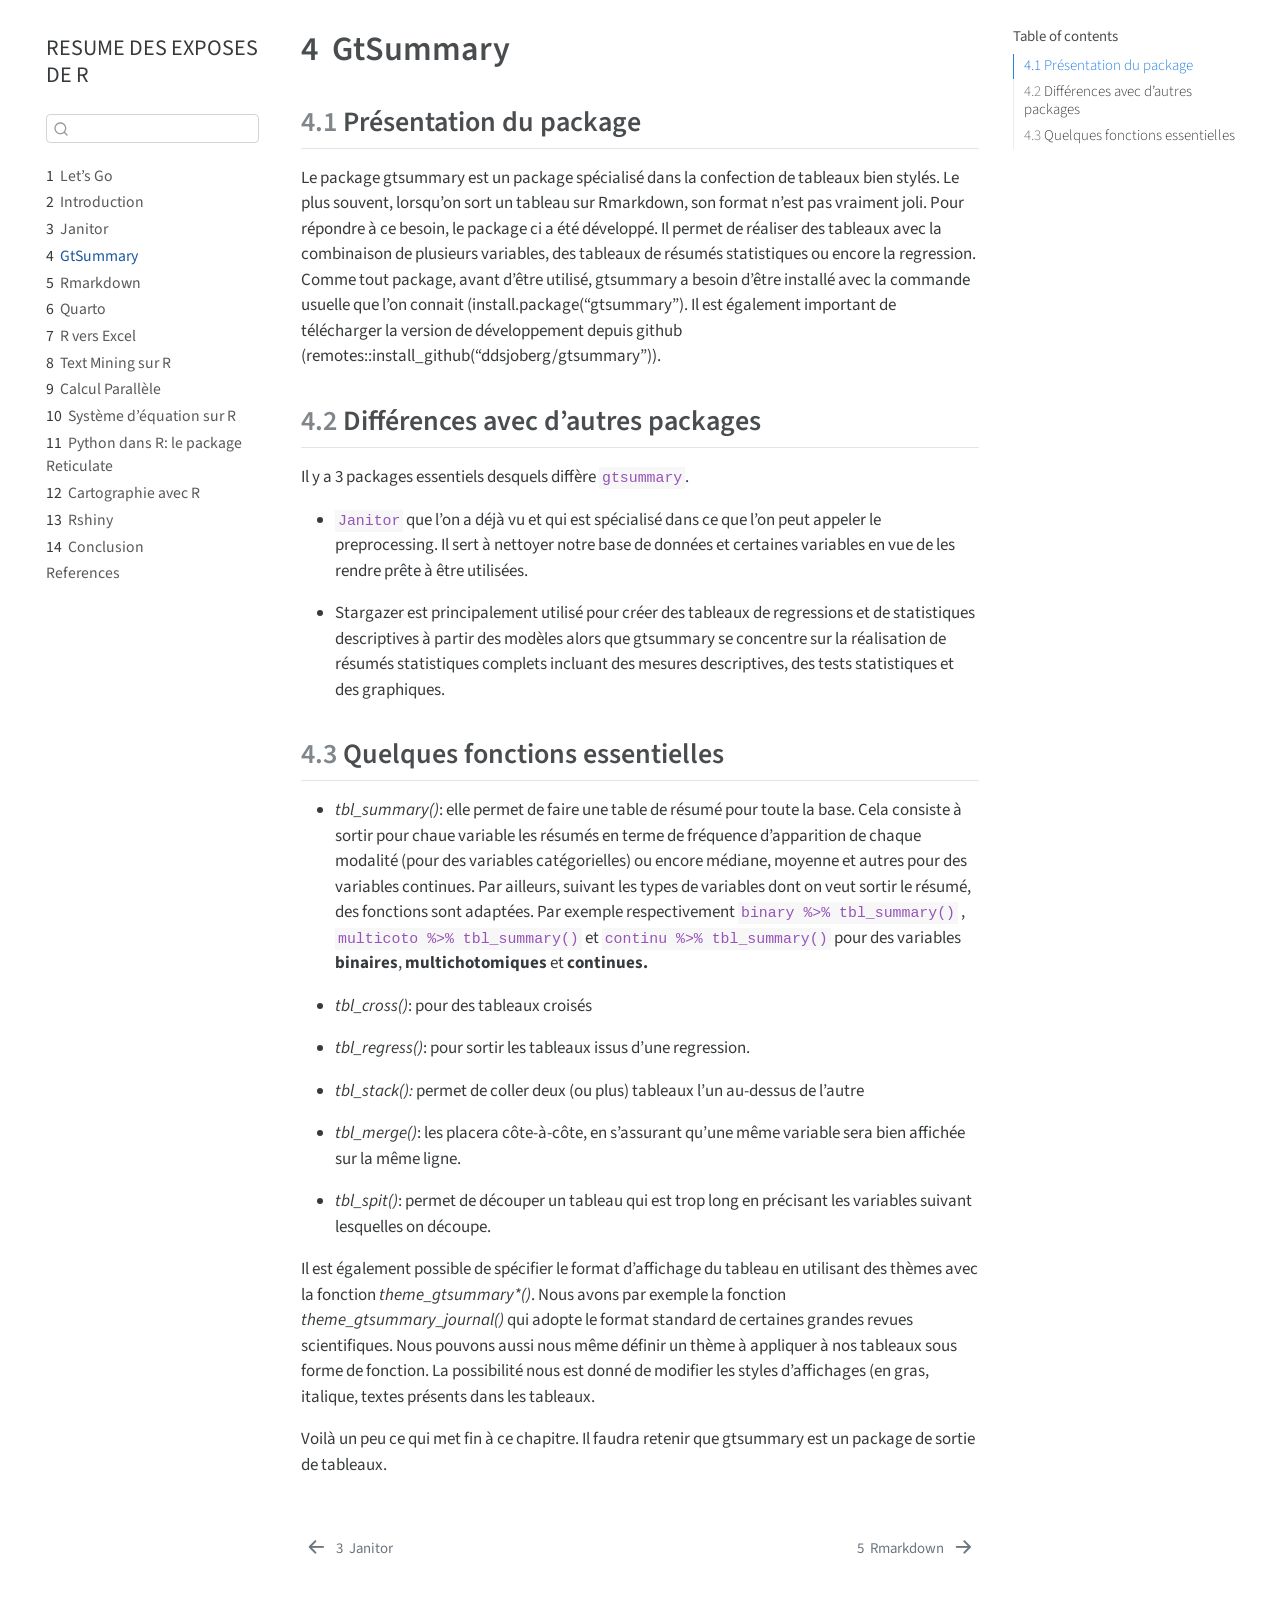
<file: Synthèse des exposés/EXPOSE DE R/_book/GtSum.html>
<!DOCTYPE html>
<html xmlns="http://www.w3.org/1999/xhtml" lang="en" xml:lang="en"><head>

<meta charset="utf-8">
<meta name="generator" content="quarto-1.3.361">

<meta name="viewport" content="width=device-width, initial-scale=1.0, user-scalable=yes">


<title>RESUME DES EXPOSES DE R - 4&nbsp; GtSummary</title>
<style>
code{white-space: pre-wrap;}
span.smallcaps{font-variant: small-caps;}
div.columns{display: flex; gap: min(4vw, 1.5em);}
div.column{flex: auto; overflow-x: auto;}
div.hanging-indent{margin-left: 1.5em; text-indent: -1.5em;}
ul.task-list{list-style: none;}
ul.task-list li input[type="checkbox"] {
  width: 0.8em;
  margin: 0 0.8em 0.2em -1em; /* quarto-specific, see https://github.com/quarto-dev/quarto-cli/issues/4556 */ 
  vertical-align: middle;
}
</style>


<script src="site_libs/quarto-nav/quarto-nav.js"></script>
<script src="site_libs/quarto-nav/headroom.min.js"></script>
<script src="site_libs/clipboard/clipboard.min.js"></script>
<script src="site_libs/quarto-search/autocomplete.umd.js"></script>
<script src="site_libs/quarto-search/fuse.min.js"></script>
<script src="site_libs/quarto-search/quarto-search.js"></script>
<meta name="quarto:offset" content="./">
<link href="./Rmarkdown.html" rel="next">
<link href="./Janit.html" rel="prev">
<script src="site_libs/quarto-html/quarto.js"></script>
<script src="site_libs/quarto-html/popper.min.js"></script>
<script src="site_libs/quarto-html/tippy.umd.min.js"></script>
<script src="site_libs/quarto-html/anchor.min.js"></script>
<link href="site_libs/quarto-html/tippy.css" rel="stylesheet">
<link href="site_libs/quarto-html/quarto-syntax-highlighting.css" rel="stylesheet" id="quarto-text-highlighting-styles">
<script src="site_libs/bootstrap/bootstrap.min.js"></script>
<link href="site_libs/bootstrap/bootstrap-icons.css" rel="stylesheet">
<link href="site_libs/bootstrap/bootstrap.min.css" rel="stylesheet" id="quarto-bootstrap" data-mode="light">
<script id="quarto-search-options" type="application/json">{
  "location": "sidebar",
  "copy-button": false,
  "collapse-after": 3,
  "panel-placement": "start",
  "type": "textbox",
  "limit": 20,
  "language": {
    "search-no-results-text": "No results",
    "search-matching-documents-text": "matching documents",
    "search-copy-link-title": "Copy link to search",
    "search-hide-matches-text": "Hide additional matches",
    "search-more-match-text": "more match in this document",
    "search-more-matches-text": "more matches in this document",
    "search-clear-button-title": "Clear",
    "search-detached-cancel-button-title": "Cancel",
    "search-submit-button-title": "Submit",
    "search-label": "Search"
  }
}</script>


</head>

<body class="nav-sidebar floating">

<div id="quarto-search-results"></div>
  <header id="quarto-header" class="headroom fixed-top">
  <nav class="quarto-secondary-nav">
    <div class="container-fluid d-flex">
      <button type="button" class="quarto-btn-toggle btn" data-bs-toggle="collapse" data-bs-target="#quarto-sidebar,#quarto-sidebar-glass" aria-controls="quarto-sidebar" aria-expanded="false" aria-label="Toggle sidebar navigation" onclick="if (window.quartoToggleHeadroom) { window.quartoToggleHeadroom(); }">
        <i class="bi bi-layout-text-sidebar-reverse"></i>
      </button>
      <nav class="quarto-page-breadcrumbs" aria-label="breadcrumb"><ol class="breadcrumb"><li class="breadcrumb-item"><a href="./GtSum.html"><span class="chapter-number">4</span>&nbsp; <span class="chapter-title">GtSummary</span></a></li></ol></nav>
      <a class="flex-grow-1" role="button" data-bs-toggle="collapse" data-bs-target="#quarto-sidebar,#quarto-sidebar-glass" aria-controls="quarto-sidebar" aria-expanded="false" aria-label="Toggle sidebar navigation" onclick="if (window.quartoToggleHeadroom) { window.quartoToggleHeadroom(); }">      
      </a>
      <button type="button" class="btn quarto-search-button" aria-label="" onclick="window.quartoOpenSearch();">
        <i class="bi bi-search"></i>
      </button>
    </div>
  </nav>
</header>
<!-- content -->
<div id="quarto-content" class="quarto-container page-columns page-rows-contents page-layout-article">
<!-- sidebar -->
  <nav id="quarto-sidebar" class="sidebar collapse collapse-horizontal sidebar-navigation floating overflow-auto">
    <div class="pt-lg-2 mt-2 text-left sidebar-header">
    <div class="sidebar-title mb-0 py-0">
      <a href="./">RESUME DES EXPOSES DE R</a> 
    </div>
      </div>
        <div class="mt-2 flex-shrink-0 align-items-center">
        <div class="sidebar-search">
        <div id="quarto-search" class="" title="Search"></div>
        </div>
        </div>
    <div class="sidebar-menu-container"> 
    <ul class="list-unstyled mt-1">
        <li class="sidebar-item">
  <div class="sidebar-item-container"> 
  <a href="./index.html" class="sidebar-item-text sidebar-link">
 <span class="menu-text"><span class="chapter-number">1</span>&nbsp; <span class="chapter-title">Let’s Go</span></span></a>
  </div>
</li>
        <li class="sidebar-item">
  <div class="sidebar-item-container"> 
  <a href="./intro.html" class="sidebar-item-text sidebar-link">
 <span class="menu-text"><span class="chapter-number">2</span>&nbsp; <span class="chapter-title">Introduction</span></span></a>
  </div>
</li>
        <li class="sidebar-item">
  <div class="sidebar-item-container"> 
  <a href="./Janit.html" class="sidebar-item-text sidebar-link">
 <span class="menu-text"><span class="chapter-number">3</span>&nbsp; <span class="chapter-title">Janitor</span></span></a>
  </div>
</li>
        <li class="sidebar-item">
  <div class="sidebar-item-container"> 
  <a href="./GtSum.html" class="sidebar-item-text sidebar-link active">
 <span class="menu-text"><span class="chapter-number">4</span>&nbsp; <span class="chapter-title">GtSummary</span></span></a>
  </div>
</li>
        <li class="sidebar-item">
  <div class="sidebar-item-container"> 
  <a href="./Rmarkdown.html" class="sidebar-item-text sidebar-link">
 <span class="menu-text"><span class="chapter-number">5</span>&nbsp; <span class="chapter-title">Rmarkdown</span></span></a>
  </div>
</li>
        <li class="sidebar-item">
  <div class="sidebar-item-container"> 
  <a href="./Document Finale.html" class="sidebar-item-text sidebar-link">
 <span class="menu-text"><span class="chapter-number">6</span>&nbsp; <span class="chapter-title">Quarto</span></span></a>
  </div>
</li>
        <li class="sidebar-item">
  <div class="sidebar-item-container"> 
  <a href="./RVE.html" class="sidebar-item-text sidebar-link">
 <span class="menu-text"><span class="chapter-number">7</span>&nbsp; <span class="chapter-title">R vers Excel</span></span></a>
  </div>
</li>
        <li class="sidebar-item">
  <div class="sidebar-item-container"> 
  <a href="./tm.html" class="sidebar-item-text sidebar-link">
 <span class="menu-text"><span class="chapter-number">8</span>&nbsp; <span class="chapter-title">Text Mining sur R</span></span></a>
  </div>
</li>
        <li class="sidebar-item">
  <div class="sidebar-item-container"> 
  <a href="./CP.html" class="sidebar-item-text sidebar-link">
 <span class="menu-text"><span class="chapter-number">9</span>&nbsp; <span class="chapter-title">Calcul Parallèle</span></span></a>
  </div>
</li>
        <li class="sidebar-item">
  <div class="sidebar-item-container"> 
  <a href="./SE.html" class="sidebar-item-text sidebar-link">
 <span class="menu-text"><span class="chapter-number">10</span>&nbsp; <span class="chapter-title">Système d’équation sur R</span></span></a>
  </div>
</li>
        <li class="sidebar-item">
  <div class="sidebar-item-container"> 
  <a href="./Ret.html" class="sidebar-item-text sidebar-link">
 <span class="menu-text"><span class="chapter-number">11</span>&nbsp; <span class="chapter-title">Python dans R: le package Reticulate</span></span></a>
  </div>
</li>
        <li class="sidebar-item">
  <div class="sidebar-item-container"> 
  <a href="./Carto.html" class="sidebar-item-text sidebar-link">
 <span class="menu-text"><span class="chapter-number">12</span>&nbsp; <span class="chapter-title">Cartographie avec R</span></span></a>
  </div>
</li>
        <li class="sidebar-item">
  <div class="sidebar-item-container"> 
  <a href="./Shin.html" class="sidebar-item-text sidebar-link">
 <span class="menu-text"><span class="chapter-number">13</span>&nbsp; <span class="chapter-title">Rshiny</span></span></a>
  </div>
</li>
        <li class="sidebar-item">
  <div class="sidebar-item-container"> 
  <a href="./summary.html" class="sidebar-item-text sidebar-link">
 <span class="menu-text"><span class="chapter-number">14</span>&nbsp; <span class="chapter-title">Conclusion</span></span></a>
  </div>
</li>
        <li class="sidebar-item">
  <div class="sidebar-item-container"> 
  <a href="./references.html" class="sidebar-item-text sidebar-link">
 <span class="menu-text">References</span></a>
  </div>
</li>
    </ul>
    </div>
</nav>
<div id="quarto-sidebar-glass" data-bs-toggle="collapse" data-bs-target="#quarto-sidebar,#quarto-sidebar-glass"></div>
<!-- margin-sidebar -->
    <div id="quarto-margin-sidebar" class="sidebar margin-sidebar">
        <nav id="TOC" role="doc-toc" class="toc-active">
    <h2 id="toc-title">Table of contents</h2>
   
  <ul>
  <li><a href="#présentation-du-package" id="toc-présentation-du-package" class="nav-link active" data-scroll-target="#présentation-du-package"><span class="header-section-number">4.1</span> Présentation du package</a></li>
  <li><a href="#différences-avec-dautres-packages" id="toc-différences-avec-dautres-packages" class="nav-link" data-scroll-target="#différences-avec-dautres-packages"><span class="header-section-number">4.2</span> Différences avec d’autres packages</a></li>
  <li><a href="#quelques-fonctions-essentielles" id="toc-quelques-fonctions-essentielles" class="nav-link" data-scroll-target="#quelques-fonctions-essentielles"><span class="header-section-number">4.3</span> Quelques fonctions essentielles</a></li>
  </ul>
</nav>
    </div>
<!-- main -->
<main class="content" id="quarto-document-content">

<header id="title-block-header" class="quarto-title-block default">
<div class="quarto-title">
<h1 class="title"><span class="chapter-number">4</span>&nbsp; <span class="chapter-title">GtSummary</span></h1>
</div>



<div class="quarto-title-meta">

    
  
    
  </div>
  

</header>

<section id="présentation-du-package" class="level2" data-number="4.1">
<h2 data-number="4.1" class="anchored" data-anchor-id="présentation-du-package"><span class="header-section-number">4.1</span> Présentation du package</h2>
<p>Le package gtsummary est un package spécialisé dans la confection de tableaux bien stylés. Le plus souvent, lorsqu’on sort un tableau sur Rmarkdown, son format n’est pas vraiment joli. Pour répondre à ce besoin, le package ci a été développé. Il permet de réaliser des tableaux avec la combinaison de plusieurs variables, des tableaux de résumés statistiques ou encore la regression. Comme tout package, avant d’être utilisé, gtsummary a besoin d’être installé avec la commande usuelle que l’on connait (install.package(“gtsummary”). Il est également important de télécharger la version de développement depuis github (remotes::install_github(“ddsjoberg/gtsummary”)).</p>
</section>
<section id="différences-avec-dautres-packages" class="level2" data-number="4.2">
<h2 data-number="4.2" class="anchored" data-anchor-id="différences-avec-dautres-packages"><span class="header-section-number">4.2</span> Différences avec d’autres packages</h2>
<p>Il y a 3 packages essentiels desquels diffère <code>gtsummary</code>.</p>
<ul>
<li><p><code>Janitor</code> que l’on a déjà vu et qui est spécialisé dans ce que l’on peut appeler le preprocessing. Il sert à nettoyer notre base de données et certaines variables en vue de les rendre prête à être utilisées.</p></li>
<li><p>Stargazer est principalement utilisé pour créer des tableaux de regressions et de statistiques descriptives à partir des modèles alors que gtsummary se concentre sur la réalisation de résumés statistiques complets incluant des mesures descriptives, des tests statistiques et des graphiques.</p></li>
</ul>
</section>
<section id="quelques-fonctions-essentielles" class="level2" data-number="4.3">
<h2 data-number="4.3" class="anchored" data-anchor-id="quelques-fonctions-essentielles"><span class="header-section-number">4.3</span> Quelques fonctions essentielles</h2>
<ul>
<li><p><em>tbl_summary()</em>: elle permet de faire une table de résumé pour toute la base. Cela consiste à sortir pour chaue variable les résumés en terme de fréquence d’apparition de chaque modalité (pour des variables catégorielles) ou encore médiane, moyenne et autres pour des variables continues. Par ailleurs, suivant les types de variables dont on veut sortir le résumé, des fonctions sont adaptées. Par exemple respectivement <code>binary %&gt;% tbl_summary()</code> , <code>multicoto %&gt;% tbl_summary()</code> et <code>continu %&gt;% tbl_summary()</code> pour des variables <strong>binaires</strong>, <strong>multichotomiques</strong> et <strong>continues.</strong></p></li>
<li><p><em>tbl_cross()</em>: pour des tableaux croisés</p></li>
<li><p><em>tbl_regress()</em>: pour sortir les tableaux issus d’une regression.</p></li>
<li><p><em>tbl_stack():</em> permet de coller deux (ou plus) tableaux l’un au-dessus de l’autre</p></li>
<li><p><em>tbl_merge()</em>: les placera côte-à-côte, en s’assurant qu’une même variable sera bien affichée sur la même ligne.</p></li>
<li><p><em>tbl_spit()</em>: permet de découper un tableau qui est trop long en précisant les variables suivant lesquelles on découpe.</p></li>
</ul>
<p>Il est également possible de spécifier le format d’affichage du tableau en utilisant des thèmes avec la fonction <em>theme_gtsummary*()</em>. Nous avons par exemple la fonction <em>theme_gtsummary_journal()</em> qui adopte le format standard de certaines grandes revues scientifiques. Nous pouvons aussi nous même définir un thème à appliquer à nos tableaux sous forme de fonction. La possibilité nous est donné de modifier les styles d’affichages (en gras, italique, textes présents dans les tableaux.</p>
<p>Voilà un peu ce qui met fin à ce chapitre. Il faudra retenir que gtsummary est un package de sortie de tableaux.</p>


</section>

</main> <!-- /main -->
<script id="quarto-html-after-body" type="application/javascript">
window.document.addEventListener("DOMContentLoaded", function (event) {
  const toggleBodyColorMode = (bsSheetEl) => {
    const mode = bsSheetEl.getAttribute("data-mode");
    const bodyEl = window.document.querySelector("body");
    if (mode === "dark") {
      bodyEl.classList.add("quarto-dark");
      bodyEl.classList.remove("quarto-light");
    } else {
      bodyEl.classList.add("quarto-light");
      bodyEl.classList.remove("quarto-dark");
    }
  }
  const toggleBodyColorPrimary = () => {
    const bsSheetEl = window.document.querySelector("link#quarto-bootstrap");
    if (bsSheetEl) {
      toggleBodyColorMode(bsSheetEl);
    }
  }
  toggleBodyColorPrimary();  
  const icon = "";
  const anchorJS = new window.AnchorJS();
  anchorJS.options = {
    placement: 'right',
    icon: icon
  };
  anchorJS.add('.anchored');
  const isCodeAnnotation = (el) => {
    for (const clz of el.classList) {
      if (clz.startsWith('code-annotation-')) {                     
        return true;
      }
    }
    return false;
  }
  const clipboard = new window.ClipboardJS('.code-copy-button', {
    text: function(trigger) {
      const codeEl = trigger.previousElementSibling.cloneNode(true);
      for (const childEl of codeEl.children) {
        if (isCodeAnnotation(childEl)) {
          childEl.remove();
        }
      }
      return codeEl.innerText;
    }
  });
  clipboard.on('success', function(e) {
    // button target
    const button = e.trigger;
    // don't keep focus
    button.blur();
    // flash "checked"
    button.classList.add('code-copy-button-checked');
    var currentTitle = button.getAttribute("title");
    button.setAttribute("title", "Copied!");
    let tooltip;
    if (window.bootstrap) {
      button.setAttribute("data-bs-toggle", "tooltip");
      button.setAttribute("data-bs-placement", "left");
      button.setAttribute("data-bs-title", "Copied!");
      tooltip = new bootstrap.Tooltip(button, 
        { trigger: "manual", 
          customClass: "code-copy-button-tooltip",
          offset: [0, -8]});
      tooltip.show();    
    }
    setTimeout(function() {
      if (tooltip) {
        tooltip.hide();
        button.removeAttribute("data-bs-title");
        button.removeAttribute("data-bs-toggle");
        button.removeAttribute("data-bs-placement");
      }
      button.setAttribute("title", currentTitle);
      button.classList.remove('code-copy-button-checked');
    }, 1000);
    // clear code selection
    e.clearSelection();
  });
  function tippyHover(el, contentFn) {
    const config = {
      allowHTML: true,
      content: contentFn,
      maxWidth: 500,
      delay: 100,
      arrow: false,
      appendTo: function(el) {
          return el.parentElement;
      },
      interactive: true,
      interactiveBorder: 10,
      theme: 'quarto',
      placement: 'bottom-start'
    };
    window.tippy(el, config); 
  }
  const noterefs = window.document.querySelectorAll('a[role="doc-noteref"]');
  for (var i=0; i<noterefs.length; i++) {
    const ref = noterefs[i];
    tippyHover(ref, function() {
      // use id or data attribute instead here
      let href = ref.getAttribute('data-footnote-href') || ref.getAttribute('href');
      try { href = new URL(href).hash; } catch {}
      const id = href.replace(/^#\/?/, "");
      const note = window.document.getElementById(id);
      return note.innerHTML;
    });
  }
      let selectedAnnoteEl;
      const selectorForAnnotation = ( cell, annotation) => {
        let cellAttr = 'data-code-cell="' + cell + '"';
        let lineAttr = 'data-code-annotation="' +  annotation + '"';
        const selector = 'span[' + cellAttr + '][' + lineAttr + ']';
        return selector;
      }
      const selectCodeLines = (annoteEl) => {
        const doc = window.document;
        const targetCell = annoteEl.getAttribute("data-target-cell");
        const targetAnnotation = annoteEl.getAttribute("data-target-annotation");
        const annoteSpan = window.document.querySelector(selectorForAnnotation(targetCell, targetAnnotation));
        const lines = annoteSpan.getAttribute("data-code-lines").split(",");
        const lineIds = lines.map((line) => {
          return targetCell + "-" + line;
        })
        let top = null;
        let height = null;
        let parent = null;
        if (lineIds.length > 0) {
            //compute the position of the single el (top and bottom and make a div)
            const el = window.document.getElementById(lineIds[0]);
            top = el.offsetTop;
            height = el.offsetHeight;
            parent = el.parentElement.parentElement;
          if (lineIds.length > 1) {
            const lastEl = window.document.getElementById(lineIds[lineIds.length - 1]);
            const bottom = lastEl.offsetTop + lastEl.offsetHeight;
            height = bottom - top;
          }
          if (top !== null && height !== null && parent !== null) {
            // cook up a div (if necessary) and position it 
            let div = window.document.getElementById("code-annotation-line-highlight");
            if (div === null) {
              div = window.document.createElement("div");
              div.setAttribute("id", "code-annotation-line-highlight");
              div.style.position = 'absolute';
              parent.appendChild(div);
            }
            div.style.top = top - 2 + "px";
            div.style.height = height + 4 + "px";
            let gutterDiv = window.document.getElementById("code-annotation-line-highlight-gutter");
            if (gutterDiv === null) {
              gutterDiv = window.document.createElement("div");
              gutterDiv.setAttribute("id", "code-annotation-line-highlight-gutter");
              gutterDiv.style.position = 'absolute';
              const codeCell = window.document.getElementById(targetCell);
              const gutter = codeCell.querySelector('.code-annotation-gutter');
              gutter.appendChild(gutterDiv);
            }
            gutterDiv.style.top = top - 2 + "px";
            gutterDiv.style.height = height + 4 + "px";
          }
          selectedAnnoteEl = annoteEl;
        }
      };
      const unselectCodeLines = () => {
        const elementsIds = ["code-annotation-line-highlight", "code-annotation-line-highlight-gutter"];
        elementsIds.forEach((elId) => {
          const div = window.document.getElementById(elId);
          if (div) {
            div.remove();
          }
        });
        selectedAnnoteEl = undefined;
      };
      // Attach click handler to the DT
      const annoteDls = window.document.querySelectorAll('dt[data-target-cell]');
      for (const annoteDlNode of annoteDls) {
        annoteDlNode.addEventListener('click', (event) => {
          const clickedEl = event.target;
          if (clickedEl !== selectedAnnoteEl) {
            unselectCodeLines();
            const activeEl = window.document.querySelector('dt[data-target-cell].code-annotation-active');
            if (activeEl) {
              activeEl.classList.remove('code-annotation-active');
            }
            selectCodeLines(clickedEl);
            clickedEl.classList.add('code-annotation-active');
          } else {
            // Unselect the line
            unselectCodeLines();
            clickedEl.classList.remove('code-annotation-active');
          }
        });
      }
  const findCites = (el) => {
    const parentEl = el.parentElement;
    if (parentEl) {
      const cites = parentEl.dataset.cites;
      if (cites) {
        return {
          el,
          cites: cites.split(' ')
        };
      } else {
        return findCites(el.parentElement)
      }
    } else {
      return undefined;
    }
  };
  var bibliorefs = window.document.querySelectorAll('a[role="doc-biblioref"]');
  for (var i=0; i<bibliorefs.length; i++) {
    const ref = bibliorefs[i];
    const citeInfo = findCites(ref);
    if (citeInfo) {
      tippyHover(citeInfo.el, function() {
        var popup = window.document.createElement('div');
        citeInfo.cites.forEach(function(cite) {
          var citeDiv = window.document.createElement('div');
          citeDiv.classList.add('hanging-indent');
          citeDiv.classList.add('csl-entry');
          var biblioDiv = window.document.getElementById('ref-' + cite);
          if (biblioDiv) {
            citeDiv.innerHTML = biblioDiv.innerHTML;
          }
          popup.appendChild(citeDiv);
        });
        return popup.innerHTML;
      });
    }
  }
});
</script>
<nav class="page-navigation">
  <div class="nav-page nav-page-previous">
      <a href="./Janit.html" class="pagination-link">
        <i class="bi bi-arrow-left-short"></i> <span class="nav-page-text"><span class="chapter-number">3</span>&nbsp; <span class="chapter-title">Janitor</span></span>
      </a>          
  </div>
  <div class="nav-page nav-page-next">
      <a href="./Rmarkdown.html" class="pagination-link">
        <span class="nav-page-text"><span class="chapter-number">5</span>&nbsp; <span class="chapter-title">Rmarkdown</span></span> <i class="bi bi-arrow-right-short"></i>
      </a>
  </div>
</nav>
</div> <!-- /content -->



</body></html>
</file>
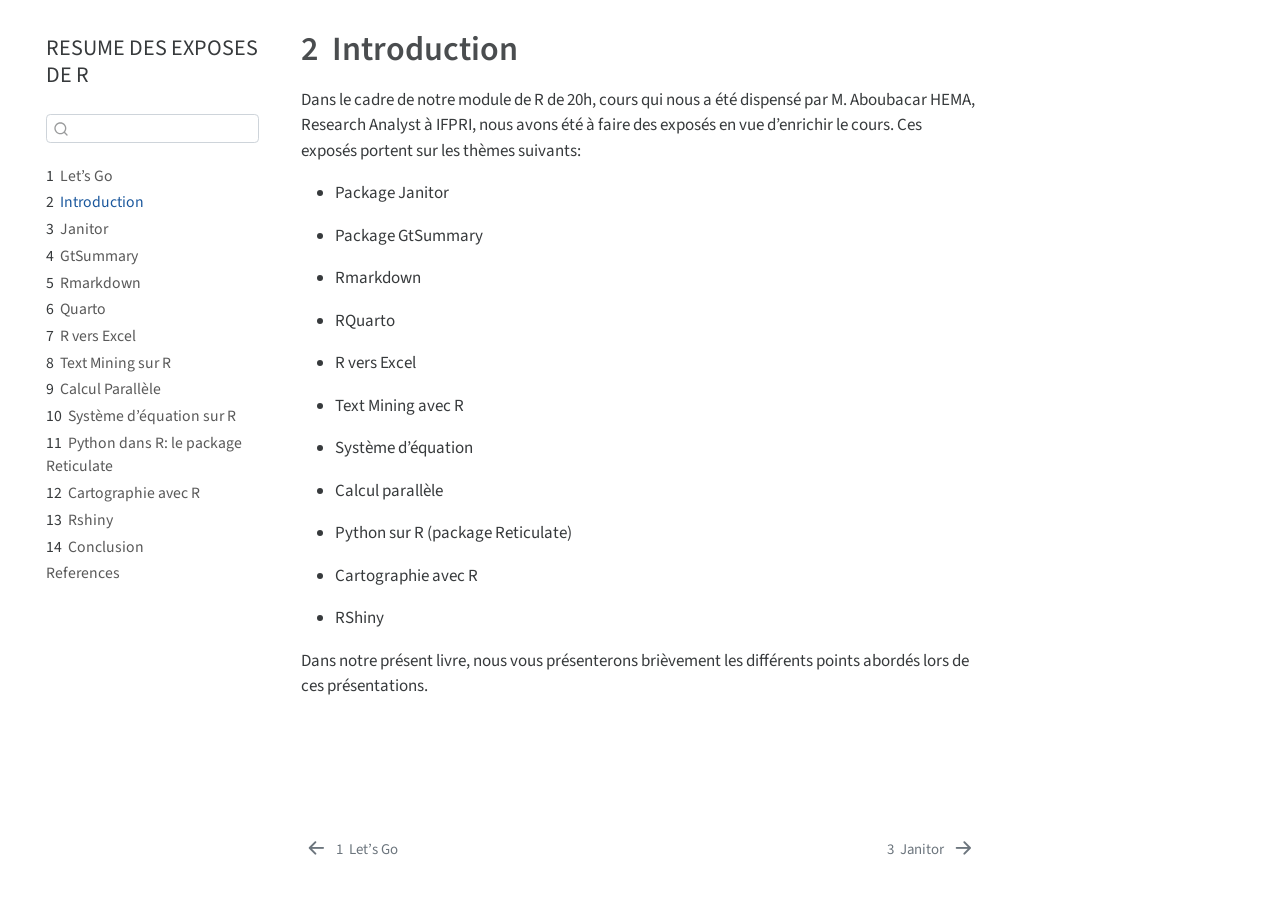
<file: Synthèse des exposés/EXPOSE DE R/_book/intro.html>
<!DOCTYPE html>
<html xmlns="http://www.w3.org/1999/xhtml" lang="en" xml:lang="en"><head>

<meta charset="utf-8">
<meta name="generator" content="quarto-1.3.361">

<meta name="viewport" content="width=device-width, initial-scale=1.0, user-scalable=yes">


<title>RESUME DES EXPOSES DE R - 2&nbsp; Introduction</title>
<style>
code{white-space: pre-wrap;}
span.smallcaps{font-variant: small-caps;}
div.columns{display: flex; gap: min(4vw, 1.5em);}
div.column{flex: auto; overflow-x: auto;}
div.hanging-indent{margin-left: 1.5em; text-indent: -1.5em;}
ul.task-list{list-style: none;}
ul.task-list li input[type="checkbox"] {
  width: 0.8em;
  margin: 0 0.8em 0.2em -1em; /* quarto-specific, see https://github.com/quarto-dev/quarto-cli/issues/4556 */ 
  vertical-align: middle;
}
</style>


<script src="site_libs/quarto-nav/quarto-nav.js"></script>
<script src="site_libs/quarto-nav/headroom.min.js"></script>
<script src="site_libs/clipboard/clipboard.min.js"></script>
<script src="site_libs/quarto-search/autocomplete.umd.js"></script>
<script src="site_libs/quarto-search/fuse.min.js"></script>
<script src="site_libs/quarto-search/quarto-search.js"></script>
<meta name="quarto:offset" content="./">
<link href="./Janit.html" rel="next">
<link href="./index.html" rel="prev">
<script src="site_libs/quarto-html/quarto.js"></script>
<script src="site_libs/quarto-html/popper.min.js"></script>
<script src="site_libs/quarto-html/tippy.umd.min.js"></script>
<script src="site_libs/quarto-html/anchor.min.js"></script>
<link href="site_libs/quarto-html/tippy.css" rel="stylesheet">
<link href="site_libs/quarto-html/quarto-syntax-highlighting.css" rel="stylesheet" id="quarto-text-highlighting-styles">
<script src="site_libs/bootstrap/bootstrap.min.js"></script>
<link href="site_libs/bootstrap/bootstrap-icons.css" rel="stylesheet">
<link href="site_libs/bootstrap/bootstrap.min.css" rel="stylesheet" id="quarto-bootstrap" data-mode="light">
<script id="quarto-search-options" type="application/json">{
  "location": "sidebar",
  "copy-button": false,
  "collapse-after": 3,
  "panel-placement": "start",
  "type": "textbox",
  "limit": 20,
  "language": {
    "search-no-results-text": "No results",
    "search-matching-documents-text": "matching documents",
    "search-copy-link-title": "Copy link to search",
    "search-hide-matches-text": "Hide additional matches",
    "search-more-match-text": "more match in this document",
    "search-more-matches-text": "more matches in this document",
    "search-clear-button-title": "Clear",
    "search-detached-cancel-button-title": "Cancel",
    "search-submit-button-title": "Submit",
    "search-label": "Search"
  }
}</script>


</head>

<body class="nav-sidebar floating">

<div id="quarto-search-results"></div>
  <header id="quarto-header" class="headroom fixed-top">
  <nav class="quarto-secondary-nav">
    <div class="container-fluid d-flex">
      <button type="button" class="quarto-btn-toggle btn" data-bs-toggle="collapse" data-bs-target="#quarto-sidebar,#quarto-sidebar-glass" aria-controls="quarto-sidebar" aria-expanded="false" aria-label="Toggle sidebar navigation" onclick="if (window.quartoToggleHeadroom) { window.quartoToggleHeadroom(); }">
        <i class="bi bi-layout-text-sidebar-reverse"></i>
      </button>
      <nav class="quarto-page-breadcrumbs" aria-label="breadcrumb"><ol class="breadcrumb"><li class="breadcrumb-item"><a href="./intro.html"><span class="chapter-number">2</span>&nbsp; <span class="chapter-title">Introduction</span></a></li></ol></nav>
      <a class="flex-grow-1" role="button" data-bs-toggle="collapse" data-bs-target="#quarto-sidebar,#quarto-sidebar-glass" aria-controls="quarto-sidebar" aria-expanded="false" aria-label="Toggle sidebar navigation" onclick="if (window.quartoToggleHeadroom) { window.quartoToggleHeadroom(); }">      
      </a>
      <button type="button" class="btn quarto-search-button" aria-label="" onclick="window.quartoOpenSearch();">
        <i class="bi bi-search"></i>
      </button>
    </div>
  </nav>
</header>
<!-- content -->
<div id="quarto-content" class="quarto-container page-columns page-rows-contents page-layout-article">
<!-- sidebar -->
  <nav id="quarto-sidebar" class="sidebar collapse collapse-horizontal sidebar-navigation floating overflow-auto">
    <div class="pt-lg-2 mt-2 text-left sidebar-header">
    <div class="sidebar-title mb-0 py-0">
      <a href="./">RESUME DES EXPOSES DE R</a> 
    </div>
      </div>
        <div class="mt-2 flex-shrink-0 align-items-center">
        <div class="sidebar-search">
        <div id="quarto-search" class="" title="Search"></div>
        </div>
        </div>
    <div class="sidebar-menu-container"> 
    <ul class="list-unstyled mt-1">
        <li class="sidebar-item">
  <div class="sidebar-item-container"> 
  <a href="./index.html" class="sidebar-item-text sidebar-link">
 <span class="menu-text"><span class="chapter-number">1</span>&nbsp; <span class="chapter-title">Let’s Go</span></span></a>
  </div>
</li>
        <li class="sidebar-item">
  <div class="sidebar-item-container"> 
  <a href="./intro.html" class="sidebar-item-text sidebar-link active">
 <span class="menu-text"><span class="chapter-number">2</span>&nbsp; <span class="chapter-title">Introduction</span></span></a>
  </div>
</li>
        <li class="sidebar-item">
  <div class="sidebar-item-container"> 
  <a href="./Janit.html" class="sidebar-item-text sidebar-link">
 <span class="menu-text"><span class="chapter-number">3</span>&nbsp; <span class="chapter-title">Janitor</span></span></a>
  </div>
</li>
        <li class="sidebar-item">
  <div class="sidebar-item-container"> 
  <a href="./GtSum.html" class="sidebar-item-text sidebar-link">
 <span class="menu-text"><span class="chapter-number">4</span>&nbsp; <span class="chapter-title">GtSummary</span></span></a>
  </div>
</li>
        <li class="sidebar-item">
  <div class="sidebar-item-container"> 
  <a href="./Rmarkdown.html" class="sidebar-item-text sidebar-link">
 <span class="menu-text"><span class="chapter-number">5</span>&nbsp; <span class="chapter-title">Rmarkdown</span></span></a>
  </div>
</li>
        <li class="sidebar-item">
  <div class="sidebar-item-container"> 
  <a href="./Document Finale.html" class="sidebar-item-text sidebar-link">
 <span class="menu-text"><span class="chapter-number">6</span>&nbsp; <span class="chapter-title">Quarto</span></span></a>
  </div>
</li>
        <li class="sidebar-item">
  <div class="sidebar-item-container"> 
  <a href="./RVE.html" class="sidebar-item-text sidebar-link">
 <span class="menu-text"><span class="chapter-number">7</span>&nbsp; <span class="chapter-title">R vers Excel</span></span></a>
  </div>
</li>
        <li class="sidebar-item">
  <div class="sidebar-item-container"> 
  <a href="./tm.html" class="sidebar-item-text sidebar-link">
 <span class="menu-text"><span class="chapter-number">8</span>&nbsp; <span class="chapter-title">Text Mining sur R</span></span></a>
  </div>
</li>
        <li class="sidebar-item">
  <div class="sidebar-item-container"> 
  <a href="./CP.html" class="sidebar-item-text sidebar-link">
 <span class="menu-text"><span class="chapter-number">9</span>&nbsp; <span class="chapter-title">Calcul Parallèle</span></span></a>
  </div>
</li>
        <li class="sidebar-item">
  <div class="sidebar-item-container"> 
  <a href="./SE.html" class="sidebar-item-text sidebar-link">
 <span class="menu-text"><span class="chapter-number">10</span>&nbsp; <span class="chapter-title">Système d’équation sur R</span></span></a>
  </div>
</li>
        <li class="sidebar-item">
  <div class="sidebar-item-container"> 
  <a href="./Ret.html" class="sidebar-item-text sidebar-link">
 <span class="menu-text"><span class="chapter-number">11</span>&nbsp; <span class="chapter-title">Python dans R: le package Reticulate</span></span></a>
  </div>
</li>
        <li class="sidebar-item">
  <div class="sidebar-item-container"> 
  <a href="./Carto.html" class="sidebar-item-text sidebar-link">
 <span class="menu-text"><span class="chapter-number">12</span>&nbsp; <span class="chapter-title">Cartographie avec R</span></span></a>
  </div>
</li>
        <li class="sidebar-item">
  <div class="sidebar-item-container"> 
  <a href="./Shin.html" class="sidebar-item-text sidebar-link">
 <span class="menu-text"><span class="chapter-number">13</span>&nbsp; <span class="chapter-title">Rshiny</span></span></a>
  </div>
</li>
        <li class="sidebar-item">
  <div class="sidebar-item-container"> 
  <a href="./summary.html" class="sidebar-item-text sidebar-link">
 <span class="menu-text"><span class="chapter-number">14</span>&nbsp; <span class="chapter-title">Conclusion</span></span></a>
  </div>
</li>
        <li class="sidebar-item">
  <div class="sidebar-item-container"> 
  <a href="./references.html" class="sidebar-item-text sidebar-link">
 <span class="menu-text">References</span></a>
  </div>
</li>
    </ul>
    </div>
</nav>
<div id="quarto-sidebar-glass" data-bs-toggle="collapse" data-bs-target="#quarto-sidebar,#quarto-sidebar-glass"></div>
<!-- margin-sidebar -->
    <div id="quarto-margin-sidebar" class="sidebar margin-sidebar">
        
    </div>
<!-- main -->
<main class="content" id="quarto-document-content">

<header id="title-block-header" class="quarto-title-block default">
<div class="quarto-title">
<h1 class="title"><span class="chapter-number">2</span>&nbsp; <span class="chapter-title">Introduction</span></h1>
</div>



<div class="quarto-title-meta">

    
  
    
  </div>
  

</header>

<p>Dans le cadre de notre module de R de 20h, cours qui nous a été dispensé par M. Aboubacar HEMA, Research Analyst à IFPRI, nous avons été à faire des exposés en vue d’enrichir le cours. Ces exposés portent sur les thèmes suivants:</p>
<ul>
<li><p>Package Janitor</p></li>
<li><p>Package GtSummary</p></li>
<li><p>Rmarkdown</p></li>
<li><p>RQuarto</p></li>
<li><p>R vers Excel</p></li>
<li><p>Text Mining avec R</p></li>
<li><p>Système d’équation</p></li>
<li><p>Calcul parallèle</p></li>
<li><p>Python sur R (package Reticulate)</p></li>
<li><p>Cartographie avec R</p></li>
<li><p>RShiny</p></li>
</ul>
<p>Dans notre présent livre, nous vous présenterons brièvement les différents points abordés lors de ces présentations.</p>



</main> <!-- /main -->
<script id="quarto-html-after-body" type="application/javascript">
window.document.addEventListener("DOMContentLoaded", function (event) {
  const toggleBodyColorMode = (bsSheetEl) => {
    const mode = bsSheetEl.getAttribute("data-mode");
    const bodyEl = window.document.querySelector("body");
    if (mode === "dark") {
      bodyEl.classList.add("quarto-dark");
      bodyEl.classList.remove("quarto-light");
    } else {
      bodyEl.classList.add("quarto-light");
      bodyEl.classList.remove("quarto-dark");
    }
  }
  const toggleBodyColorPrimary = () => {
    const bsSheetEl = window.document.querySelector("link#quarto-bootstrap");
    if (bsSheetEl) {
      toggleBodyColorMode(bsSheetEl);
    }
  }
  toggleBodyColorPrimary();  
  const icon = "";
  const anchorJS = new window.AnchorJS();
  anchorJS.options = {
    placement: 'right',
    icon: icon
  };
  anchorJS.add('.anchored');
  const isCodeAnnotation = (el) => {
    for (const clz of el.classList) {
      if (clz.startsWith('code-annotation-')) {                     
        return true;
      }
    }
    return false;
  }
  const clipboard = new window.ClipboardJS('.code-copy-button', {
    text: function(trigger) {
      const codeEl = trigger.previousElementSibling.cloneNode(true);
      for (const childEl of codeEl.children) {
        if (isCodeAnnotation(childEl)) {
          childEl.remove();
        }
      }
      return codeEl.innerText;
    }
  });
  clipboard.on('success', function(e) {
    // button target
    const button = e.trigger;
    // don't keep focus
    button.blur();
    // flash "checked"
    button.classList.add('code-copy-button-checked');
    var currentTitle = button.getAttribute("title");
    button.setAttribute("title", "Copied!");
    let tooltip;
    if (window.bootstrap) {
      button.setAttribute("data-bs-toggle", "tooltip");
      button.setAttribute("data-bs-placement", "left");
      button.setAttribute("data-bs-title", "Copied!");
      tooltip = new bootstrap.Tooltip(button, 
        { trigger: "manual", 
          customClass: "code-copy-button-tooltip",
          offset: [0, -8]});
      tooltip.show();    
    }
    setTimeout(function() {
      if (tooltip) {
        tooltip.hide();
        button.removeAttribute("data-bs-title");
        button.removeAttribute("data-bs-toggle");
        button.removeAttribute("data-bs-placement");
      }
      button.setAttribute("title", currentTitle);
      button.classList.remove('code-copy-button-checked');
    }, 1000);
    // clear code selection
    e.clearSelection();
  });
  function tippyHover(el, contentFn) {
    const config = {
      allowHTML: true,
      content: contentFn,
      maxWidth: 500,
      delay: 100,
      arrow: false,
      appendTo: function(el) {
          return el.parentElement;
      },
      interactive: true,
      interactiveBorder: 10,
      theme: 'quarto',
      placement: 'bottom-start'
    };
    window.tippy(el, config); 
  }
  const noterefs = window.document.querySelectorAll('a[role="doc-noteref"]');
  for (var i=0; i<noterefs.length; i++) {
    const ref = noterefs[i];
    tippyHover(ref, function() {
      // use id or data attribute instead here
      let href = ref.getAttribute('data-footnote-href') || ref.getAttribute('href');
      try { href = new URL(href).hash; } catch {}
      const id = href.replace(/^#\/?/, "");
      const note = window.document.getElementById(id);
      return note.innerHTML;
    });
  }
      let selectedAnnoteEl;
      const selectorForAnnotation = ( cell, annotation) => {
        let cellAttr = 'data-code-cell="' + cell + '"';
        let lineAttr = 'data-code-annotation="' +  annotation + '"';
        const selector = 'span[' + cellAttr + '][' + lineAttr + ']';
        return selector;
      }
      const selectCodeLines = (annoteEl) => {
        const doc = window.document;
        const targetCell = annoteEl.getAttribute("data-target-cell");
        const targetAnnotation = annoteEl.getAttribute("data-target-annotation");
        const annoteSpan = window.document.querySelector(selectorForAnnotation(targetCell, targetAnnotation));
        const lines = annoteSpan.getAttribute("data-code-lines").split(",");
        const lineIds = lines.map((line) => {
          return targetCell + "-" + line;
        })
        let top = null;
        let height = null;
        let parent = null;
        if (lineIds.length > 0) {
            //compute the position of the single el (top and bottom and make a div)
            const el = window.document.getElementById(lineIds[0]);
            top = el.offsetTop;
            height = el.offsetHeight;
            parent = el.parentElement.parentElement;
          if (lineIds.length > 1) {
            const lastEl = window.document.getElementById(lineIds[lineIds.length - 1]);
            const bottom = lastEl.offsetTop + lastEl.offsetHeight;
            height = bottom - top;
          }
          if (top !== null && height !== null && parent !== null) {
            // cook up a div (if necessary) and position it 
            let div = window.document.getElementById("code-annotation-line-highlight");
            if (div === null) {
              div = window.document.createElement("div");
              div.setAttribute("id", "code-annotation-line-highlight");
              div.style.position = 'absolute';
              parent.appendChild(div);
            }
            div.style.top = top - 2 + "px";
            div.style.height = height + 4 + "px";
            let gutterDiv = window.document.getElementById("code-annotation-line-highlight-gutter");
            if (gutterDiv === null) {
              gutterDiv = window.document.createElement("div");
              gutterDiv.setAttribute("id", "code-annotation-line-highlight-gutter");
              gutterDiv.style.position = 'absolute';
              const codeCell = window.document.getElementById(targetCell);
              const gutter = codeCell.querySelector('.code-annotation-gutter');
              gutter.appendChild(gutterDiv);
            }
            gutterDiv.style.top = top - 2 + "px";
            gutterDiv.style.height = height + 4 + "px";
          }
          selectedAnnoteEl = annoteEl;
        }
      };
      const unselectCodeLines = () => {
        const elementsIds = ["code-annotation-line-highlight", "code-annotation-line-highlight-gutter"];
        elementsIds.forEach((elId) => {
          const div = window.document.getElementById(elId);
          if (div) {
            div.remove();
          }
        });
        selectedAnnoteEl = undefined;
      };
      // Attach click handler to the DT
      const annoteDls = window.document.querySelectorAll('dt[data-target-cell]');
      for (const annoteDlNode of annoteDls) {
        annoteDlNode.addEventListener('click', (event) => {
          const clickedEl = event.target;
          if (clickedEl !== selectedAnnoteEl) {
            unselectCodeLines();
            const activeEl = window.document.querySelector('dt[data-target-cell].code-annotation-active');
            if (activeEl) {
              activeEl.classList.remove('code-annotation-active');
            }
            selectCodeLines(clickedEl);
            clickedEl.classList.add('code-annotation-active');
          } else {
            // Unselect the line
            unselectCodeLines();
            clickedEl.classList.remove('code-annotation-active');
          }
        });
      }
  const findCites = (el) => {
    const parentEl = el.parentElement;
    if (parentEl) {
      const cites = parentEl.dataset.cites;
      if (cites) {
        return {
          el,
          cites: cites.split(' ')
        };
      } else {
        return findCites(el.parentElement)
      }
    } else {
      return undefined;
    }
  };
  var bibliorefs = window.document.querySelectorAll('a[role="doc-biblioref"]');
  for (var i=0; i<bibliorefs.length; i++) {
    const ref = bibliorefs[i];
    const citeInfo = findCites(ref);
    if (citeInfo) {
      tippyHover(citeInfo.el, function() {
        var popup = window.document.createElement('div');
        citeInfo.cites.forEach(function(cite) {
          var citeDiv = window.document.createElement('div');
          citeDiv.classList.add('hanging-indent');
          citeDiv.classList.add('csl-entry');
          var biblioDiv = window.document.getElementById('ref-' + cite);
          if (biblioDiv) {
            citeDiv.innerHTML = biblioDiv.innerHTML;
          }
          popup.appendChild(citeDiv);
        });
        return popup.innerHTML;
      });
    }
  }
});
</script>
<nav class="page-navigation">
  <div class="nav-page nav-page-previous">
      <a href="./index.html" class="pagination-link">
        <i class="bi bi-arrow-left-short"></i> <span class="nav-page-text"><span class="chapter-number">1</span>&nbsp; <span class="chapter-title">Let’s Go</span></span>
      </a>          
  </div>
  <div class="nav-page nav-page-next">
      <a href="./Janit.html" class="pagination-link">
        <span class="nav-page-text"><span class="chapter-number">3</span>&nbsp; <span class="chapter-title">Janitor</span></span> <i class="bi bi-arrow-right-short"></i>
      </a>
  </div>
</nav>
</div> <!-- /content -->



</body></html>
</file>
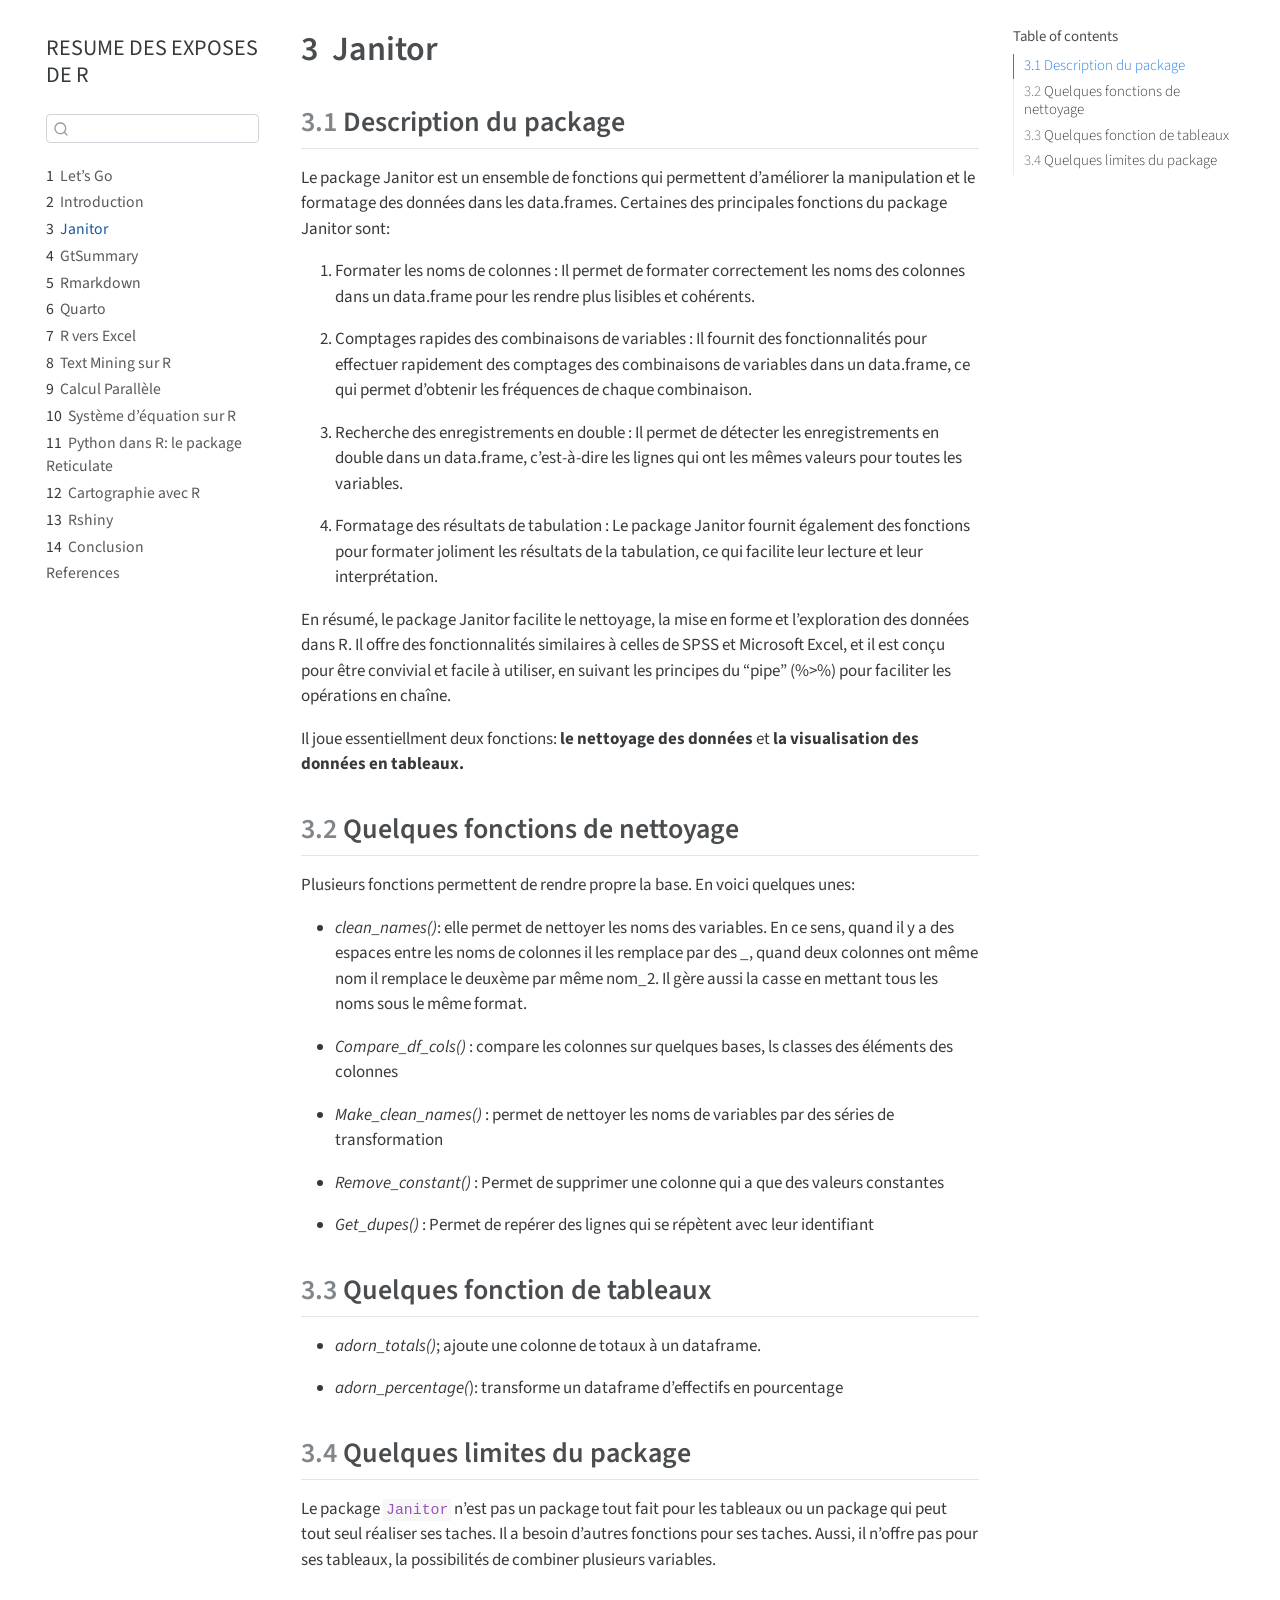
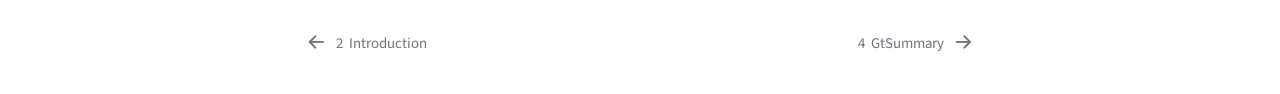
<file: Synthèse des exposés/EXPOSE DE R/_book/Janit.html>
<!DOCTYPE html>
<html xmlns="http://www.w3.org/1999/xhtml" lang="en" xml:lang="en"><head>

<meta charset="utf-8">
<meta name="generator" content="quarto-1.3.361">

<meta name="viewport" content="width=device-width, initial-scale=1.0, user-scalable=yes">


<title>RESUME DES EXPOSES DE R - 3&nbsp; Janitor</title>
<style>
code{white-space: pre-wrap;}
span.smallcaps{font-variant: small-caps;}
div.columns{display: flex; gap: min(4vw, 1.5em);}
div.column{flex: auto; overflow-x: auto;}
div.hanging-indent{margin-left: 1.5em; text-indent: -1.5em;}
ul.task-list{list-style: none;}
ul.task-list li input[type="checkbox"] {
  width: 0.8em;
  margin: 0 0.8em 0.2em -1em; /* quarto-specific, see https://github.com/quarto-dev/quarto-cli/issues/4556 */ 
  vertical-align: middle;
}
</style>


<script src="site_libs/quarto-nav/quarto-nav.js"></script>
<script src="site_libs/quarto-nav/headroom.min.js"></script>
<script src="site_libs/clipboard/clipboard.min.js"></script>
<script src="site_libs/quarto-search/autocomplete.umd.js"></script>
<script src="site_libs/quarto-search/fuse.min.js"></script>
<script src="site_libs/quarto-search/quarto-search.js"></script>
<meta name="quarto:offset" content="./">
<link href="./GtSum.html" rel="next">
<link href="./intro.html" rel="prev">
<script src="site_libs/quarto-html/quarto.js"></script>
<script src="site_libs/quarto-html/popper.min.js"></script>
<script src="site_libs/quarto-html/tippy.umd.min.js"></script>
<script src="site_libs/quarto-html/anchor.min.js"></script>
<link href="site_libs/quarto-html/tippy.css" rel="stylesheet">
<link href="site_libs/quarto-html/quarto-syntax-highlighting.css" rel="stylesheet" id="quarto-text-highlighting-styles">
<script src="site_libs/bootstrap/bootstrap.min.js"></script>
<link href="site_libs/bootstrap/bootstrap-icons.css" rel="stylesheet">
<link href="site_libs/bootstrap/bootstrap.min.css" rel="stylesheet" id="quarto-bootstrap" data-mode="light">
<script id="quarto-search-options" type="application/json">{
  "location": "sidebar",
  "copy-button": false,
  "collapse-after": 3,
  "panel-placement": "start",
  "type": "textbox",
  "limit": 20,
  "language": {
    "search-no-results-text": "No results",
    "search-matching-documents-text": "matching documents",
    "search-copy-link-title": "Copy link to search",
    "search-hide-matches-text": "Hide additional matches",
    "search-more-match-text": "more match in this document",
    "search-more-matches-text": "more matches in this document",
    "search-clear-button-title": "Clear",
    "search-detached-cancel-button-title": "Cancel",
    "search-submit-button-title": "Submit",
    "search-label": "Search"
  }
}</script>


</head>

<body class="nav-sidebar floating">

<div id="quarto-search-results"></div>
  <header id="quarto-header" class="headroom fixed-top">
  <nav class="quarto-secondary-nav">
    <div class="container-fluid d-flex">
      <button type="button" class="quarto-btn-toggle btn" data-bs-toggle="collapse" data-bs-target="#quarto-sidebar,#quarto-sidebar-glass" aria-controls="quarto-sidebar" aria-expanded="false" aria-label="Toggle sidebar navigation" onclick="if (window.quartoToggleHeadroom) { window.quartoToggleHeadroom(); }">
        <i class="bi bi-layout-text-sidebar-reverse"></i>
      </button>
      <nav class="quarto-page-breadcrumbs" aria-label="breadcrumb"><ol class="breadcrumb"><li class="breadcrumb-item"><a href="./Janit.html"><span class="chapter-number">3</span>&nbsp; <span class="chapter-title">Janitor</span></a></li></ol></nav>
      <a class="flex-grow-1" role="button" data-bs-toggle="collapse" data-bs-target="#quarto-sidebar,#quarto-sidebar-glass" aria-controls="quarto-sidebar" aria-expanded="false" aria-label="Toggle sidebar navigation" onclick="if (window.quartoToggleHeadroom) { window.quartoToggleHeadroom(); }">      
      </a>
      <button type="button" class="btn quarto-search-button" aria-label="" onclick="window.quartoOpenSearch();">
        <i class="bi bi-search"></i>
      </button>
    </div>
  </nav>
</header>
<!-- content -->
<div id="quarto-content" class="quarto-container page-columns page-rows-contents page-layout-article">
<!-- sidebar -->
  <nav id="quarto-sidebar" class="sidebar collapse collapse-horizontal sidebar-navigation floating overflow-auto">
    <div class="pt-lg-2 mt-2 text-left sidebar-header">
    <div class="sidebar-title mb-0 py-0">
      <a href="./">RESUME DES EXPOSES DE R</a> 
    </div>
      </div>
        <div class="mt-2 flex-shrink-0 align-items-center">
        <div class="sidebar-search">
        <div id="quarto-search" class="" title="Search"></div>
        </div>
        </div>
    <div class="sidebar-menu-container"> 
    <ul class="list-unstyled mt-1">
        <li class="sidebar-item">
  <div class="sidebar-item-container"> 
  <a href="./index.html" class="sidebar-item-text sidebar-link">
 <span class="menu-text"><span class="chapter-number">1</span>&nbsp; <span class="chapter-title">Let’s Go</span></span></a>
  </div>
</li>
        <li class="sidebar-item">
  <div class="sidebar-item-container"> 
  <a href="./intro.html" class="sidebar-item-text sidebar-link">
 <span class="menu-text"><span class="chapter-number">2</span>&nbsp; <span class="chapter-title">Introduction</span></span></a>
  </div>
</li>
        <li class="sidebar-item">
  <div class="sidebar-item-container"> 
  <a href="./Janit.html" class="sidebar-item-text sidebar-link active">
 <span class="menu-text"><span class="chapter-number">3</span>&nbsp; <span class="chapter-title">Janitor</span></span></a>
  </div>
</li>
        <li class="sidebar-item">
  <div class="sidebar-item-container"> 
  <a href="./GtSum.html" class="sidebar-item-text sidebar-link">
 <span class="menu-text"><span class="chapter-number">4</span>&nbsp; <span class="chapter-title">GtSummary</span></span></a>
  </div>
</li>
        <li class="sidebar-item">
  <div class="sidebar-item-container"> 
  <a href="./Rmarkdown.html" class="sidebar-item-text sidebar-link">
 <span class="menu-text"><span class="chapter-number">5</span>&nbsp; <span class="chapter-title">Rmarkdown</span></span></a>
  </div>
</li>
        <li class="sidebar-item">
  <div class="sidebar-item-container"> 
  <a href="./Document Finale.html" class="sidebar-item-text sidebar-link">
 <span class="menu-text"><span class="chapter-number">6</span>&nbsp; <span class="chapter-title">Quarto</span></span></a>
  </div>
</li>
        <li class="sidebar-item">
  <div class="sidebar-item-container"> 
  <a href="./RVE.html" class="sidebar-item-text sidebar-link">
 <span class="menu-text"><span class="chapter-number">7</span>&nbsp; <span class="chapter-title">R vers Excel</span></span></a>
  </div>
</li>
        <li class="sidebar-item">
  <div class="sidebar-item-container"> 
  <a href="./tm.html" class="sidebar-item-text sidebar-link">
 <span class="menu-text"><span class="chapter-number">8</span>&nbsp; <span class="chapter-title">Text Mining sur R</span></span></a>
  </div>
</li>
        <li class="sidebar-item">
  <div class="sidebar-item-container"> 
  <a href="./CP.html" class="sidebar-item-text sidebar-link">
 <span class="menu-text"><span class="chapter-number">9</span>&nbsp; <span class="chapter-title">Calcul Parallèle</span></span></a>
  </div>
</li>
        <li class="sidebar-item">
  <div class="sidebar-item-container"> 
  <a href="./SE.html" class="sidebar-item-text sidebar-link">
 <span class="menu-text"><span class="chapter-number">10</span>&nbsp; <span class="chapter-title">Système d’équation sur R</span></span></a>
  </div>
</li>
        <li class="sidebar-item">
  <div class="sidebar-item-container"> 
  <a href="./Ret.html" class="sidebar-item-text sidebar-link">
 <span class="menu-text"><span class="chapter-number">11</span>&nbsp; <span class="chapter-title">Python dans R: le package Reticulate</span></span></a>
  </div>
</li>
        <li class="sidebar-item">
  <div class="sidebar-item-container"> 
  <a href="./Carto.html" class="sidebar-item-text sidebar-link">
 <span class="menu-text"><span class="chapter-number">12</span>&nbsp; <span class="chapter-title">Cartographie avec R</span></span></a>
  </div>
</li>
        <li class="sidebar-item">
  <div class="sidebar-item-container"> 
  <a href="./Shin.html" class="sidebar-item-text sidebar-link">
 <span class="menu-text"><span class="chapter-number">13</span>&nbsp; <span class="chapter-title">Rshiny</span></span></a>
  </div>
</li>
        <li class="sidebar-item">
  <div class="sidebar-item-container"> 
  <a href="./summary.html" class="sidebar-item-text sidebar-link">
 <span class="menu-text"><span class="chapter-number">14</span>&nbsp; <span class="chapter-title">Conclusion</span></span></a>
  </div>
</li>
        <li class="sidebar-item">
  <div class="sidebar-item-container"> 
  <a href="./references.html" class="sidebar-item-text sidebar-link">
 <span class="menu-text">References</span></a>
  </div>
</li>
    </ul>
    </div>
</nav>
<div id="quarto-sidebar-glass" data-bs-toggle="collapse" data-bs-target="#quarto-sidebar,#quarto-sidebar-glass"></div>
<!-- margin-sidebar -->
    <div id="quarto-margin-sidebar" class="sidebar margin-sidebar">
        <nav id="TOC" role="doc-toc" class="toc-active">
    <h2 id="toc-title">Table of contents</h2>
   
  <ul>
  <li><a href="#description-du-package" id="toc-description-du-package" class="nav-link active" data-scroll-target="#description-du-package"><span class="header-section-number">3.1</span> Description du package</a></li>
  <li><a href="#quelques-fonctions-de-nettoyage" id="toc-quelques-fonctions-de-nettoyage" class="nav-link" data-scroll-target="#quelques-fonctions-de-nettoyage"><span class="header-section-number">3.2</span> Quelques fonctions de nettoyage</a></li>
  <li><a href="#quelques-fonction-de-tableaux" id="toc-quelques-fonction-de-tableaux" class="nav-link" data-scroll-target="#quelques-fonction-de-tableaux"><span class="header-section-number">3.3</span> Quelques fonction de tableaux</a></li>
  <li><a href="#quelques-limites-du-package" id="toc-quelques-limites-du-package" class="nav-link" data-scroll-target="#quelques-limites-du-package"><span class="header-section-number">3.4</span> Quelques limites du package</a></li>
  </ul>
</nav>
    </div>
<!-- main -->
<main class="content" id="quarto-document-content">

<header id="title-block-header" class="quarto-title-block default">
<div class="quarto-title">
<h1 class="title"><span class="chapter-number">3</span>&nbsp; <span class="chapter-title">Janitor</span></h1>
</div>



<div class="quarto-title-meta">

    
  
    
  </div>
  

</header>

<section id="description-du-package" class="level2" data-number="3.1">
<h2 data-number="3.1" class="anchored" data-anchor-id="description-du-package"><span class="header-section-number">3.1</span> Description du package</h2>
<p>Le package Janitor est un ensemble de fonctions qui permettent d’améliorer la manipulation et le formatage des données dans les data.frames. Certaines des principales fonctions du package Janitor sont:</p>
<ol type="1">
<li><p>Formater les noms de colonnes : Il permet de formater correctement les noms des colonnes dans un data.frame pour les rendre plus lisibles et cohérents.</p></li>
<li><p>Comptages rapides des combinaisons de variables : Il fournit des fonctionnalités pour effectuer rapidement des comptages des combinaisons de variables dans un data.frame, ce qui permet d’obtenir les fréquences de chaque combinaison.</p></li>
<li><p>Recherche des enregistrements en double : Il permet de détecter les enregistrements en double dans un data.frame, c’est-à-dire les lignes qui ont les mêmes valeurs pour toutes les variables.</p></li>
<li><p>Formatage des résultats de tabulation : Le package Janitor fournit également des fonctions pour formater joliment les résultats de la tabulation, ce qui facilite leur lecture et leur interprétation.</p></li>
</ol>
<p>En résumé, le package Janitor facilite le nettoyage, la mise en forme et l’exploration des données dans R. Il offre des fonctionnalités similaires à celles de SPSS et Microsoft Excel, et il est conçu pour être convivial et facile à utiliser, en suivant les principes du “pipe” (%&gt;%) pour faciliter les opérations en chaîne.</p>
<p>Il joue essentiellment deux fonctions: <strong>le nettoyage des données</strong> et <strong>la visualisation des données en tableaux.</strong></p>
</section>
<section id="quelques-fonctions-de-nettoyage" class="level2" data-number="3.2">
<h2 data-number="3.2" class="anchored" data-anchor-id="quelques-fonctions-de-nettoyage"><span class="header-section-number">3.2</span> Quelques fonctions de nettoyage</h2>
<p>Plusieurs fonctions permettent de rendre propre la base. En voici quelques unes:</p>
<ul>
<li><p><em>clean_names()</em>: elle permet de nettoyer les noms des variables. En ce sens, quand il y a des espaces entre les noms de colonnes il les remplace par des _, quand deux colonnes ont même nom il remplace le deuxème par même nom_2. Il gère aussi la casse en mettant tous les noms sous le même format.</p></li>
<li><p><em>Compare_df_cols()</em>&nbsp;: compare les colonnes sur quelques bases, ls classes des éléments des colonnes</p></li>
<li><p><em>Make_clean_names()</em>&nbsp;: permet de nettoyer les noms de variables par des séries de transformation</p></li>
<li><p><em>Remove_constant()</em>&nbsp;: Permet de supprimer une colonne qui a que des valeurs constantes</p></li>
<li><p><em>Get_dupes()</em>&nbsp;: Permet de repérer des lignes qui se répètent avec leur identifiant</p></li>
</ul>
</section>
<section id="quelques-fonction-de-tableaux" class="level2" data-number="3.3">
<h2 data-number="3.3" class="anchored" data-anchor-id="quelques-fonction-de-tableaux"><span class="header-section-number">3.3</span> Quelques fonction de tableaux</h2>
<ul>
<li><p><em>adorn_totals()</em>; ajoute une colonne de totaux à un dataframe.</p></li>
<li><p><em>adorn_percentage(</em>): transforme un dataframe d’effectifs en pourcentage</p></li>
</ul>
</section>
<section id="quelques-limites-du-package" class="level2" data-number="3.4">
<h2 data-number="3.4" class="anchored" data-anchor-id="quelques-limites-du-package"><span class="header-section-number">3.4</span> Quelques limites du package</h2>
<p>Le package <code>Janitor</code> n’est pas un package tout fait pour les tableaux ou un package qui peut tout seul réaliser ses taches. Il a besoin d’autres fonctions pour ses taches. Aussi, il n’offre pas pour ses tableaux, la possibilités de combiner plusieurs variables.</p>


</section>

</main> <!-- /main -->
<script id="quarto-html-after-body" type="application/javascript">
window.document.addEventListener("DOMContentLoaded", function (event) {
  const toggleBodyColorMode = (bsSheetEl) => {
    const mode = bsSheetEl.getAttribute("data-mode");
    const bodyEl = window.document.querySelector("body");
    if (mode === "dark") {
      bodyEl.classList.add("quarto-dark");
      bodyEl.classList.remove("quarto-light");
    } else {
      bodyEl.classList.add("quarto-light");
      bodyEl.classList.remove("quarto-dark");
    }
  }
  const toggleBodyColorPrimary = () => {
    const bsSheetEl = window.document.querySelector("link#quarto-bootstrap");
    if (bsSheetEl) {
      toggleBodyColorMode(bsSheetEl);
    }
  }
  toggleBodyColorPrimary();  
  const icon = "";
  const anchorJS = new window.AnchorJS();
  anchorJS.options = {
    placement: 'right',
    icon: icon
  };
  anchorJS.add('.anchored');
  const isCodeAnnotation = (el) => {
    for (const clz of el.classList) {
      if (clz.startsWith('code-annotation-')) {                     
        return true;
      }
    }
    return false;
  }
  const clipboard = new window.ClipboardJS('.code-copy-button', {
    text: function(trigger) {
      const codeEl = trigger.previousElementSibling.cloneNode(true);
      for (const childEl of codeEl.children) {
        if (isCodeAnnotation(childEl)) {
          childEl.remove();
        }
      }
      return codeEl.innerText;
    }
  });
  clipboard.on('success', function(e) {
    // button target
    const button = e.trigger;
    // don't keep focus
    button.blur();
    // flash "checked"
    button.classList.add('code-copy-button-checked');
    var currentTitle = button.getAttribute("title");
    button.setAttribute("title", "Copied!");
    let tooltip;
    if (window.bootstrap) {
      button.setAttribute("data-bs-toggle", "tooltip");
      button.setAttribute("data-bs-placement", "left");
      button.setAttribute("data-bs-title", "Copied!");
      tooltip = new bootstrap.Tooltip(button, 
        { trigger: "manual", 
          customClass: "code-copy-button-tooltip",
          offset: [0, -8]});
      tooltip.show();    
    }
    setTimeout(function() {
      if (tooltip) {
        tooltip.hide();
        button.removeAttribute("data-bs-title");
        button.removeAttribute("data-bs-toggle");
        button.removeAttribute("data-bs-placement");
      }
      button.setAttribute("title", currentTitle);
      button.classList.remove('code-copy-button-checked');
    }, 1000);
    // clear code selection
    e.clearSelection();
  });
  function tippyHover(el, contentFn) {
    const config = {
      allowHTML: true,
      content: contentFn,
      maxWidth: 500,
      delay: 100,
      arrow: false,
      appendTo: function(el) {
          return el.parentElement;
      },
      interactive: true,
      interactiveBorder: 10,
      theme: 'quarto',
      placement: 'bottom-start'
    };
    window.tippy(el, config); 
  }
  const noterefs = window.document.querySelectorAll('a[role="doc-noteref"]');
  for (var i=0; i<noterefs.length; i++) {
    const ref = noterefs[i];
    tippyHover(ref, function() {
      // use id or data attribute instead here
      let href = ref.getAttribute('data-footnote-href') || ref.getAttribute('href');
      try { href = new URL(href).hash; } catch {}
      const id = href.replace(/^#\/?/, "");
      const note = window.document.getElementById(id);
      return note.innerHTML;
    });
  }
      let selectedAnnoteEl;
      const selectorForAnnotation = ( cell, annotation) => {
        let cellAttr = 'data-code-cell="' + cell + '"';
        let lineAttr = 'data-code-annotation="' +  annotation + '"';
        const selector = 'span[' + cellAttr + '][' + lineAttr + ']';
        return selector;
      }
      const selectCodeLines = (annoteEl) => {
        const doc = window.document;
        const targetCell = annoteEl.getAttribute("data-target-cell");
        const targetAnnotation = annoteEl.getAttribute("data-target-annotation");
        const annoteSpan = window.document.querySelector(selectorForAnnotation(targetCell, targetAnnotation));
        const lines = annoteSpan.getAttribute("data-code-lines").split(",");
        const lineIds = lines.map((line) => {
          return targetCell + "-" + line;
        })
        let top = null;
        let height = null;
        let parent = null;
        if (lineIds.length > 0) {
            //compute the position of the single el (top and bottom and make a div)
            const el = window.document.getElementById(lineIds[0]);
            top = el.offsetTop;
            height = el.offsetHeight;
            parent = el.parentElement.parentElement;
          if (lineIds.length > 1) {
            const lastEl = window.document.getElementById(lineIds[lineIds.length - 1]);
            const bottom = lastEl.offsetTop + lastEl.offsetHeight;
            height = bottom - top;
          }
          if (top !== null && height !== null && parent !== null) {
            // cook up a div (if necessary) and position it 
            let div = window.document.getElementById("code-annotation-line-highlight");
            if (div === null) {
              div = window.document.createElement("div");
              div.setAttribute("id", "code-annotation-line-highlight");
              div.style.position = 'absolute';
              parent.appendChild(div);
            }
            div.style.top = top - 2 + "px";
            div.style.height = height + 4 + "px";
            let gutterDiv = window.document.getElementById("code-annotation-line-highlight-gutter");
            if (gutterDiv === null) {
              gutterDiv = window.document.createElement("div");
              gutterDiv.setAttribute("id", "code-annotation-line-highlight-gutter");
              gutterDiv.style.position = 'absolute';
              const codeCell = window.document.getElementById(targetCell);
              const gutter = codeCell.querySelector('.code-annotation-gutter');
              gutter.appendChild(gutterDiv);
            }
            gutterDiv.style.top = top - 2 + "px";
            gutterDiv.style.height = height + 4 + "px";
          }
          selectedAnnoteEl = annoteEl;
        }
      };
      const unselectCodeLines = () => {
        const elementsIds = ["code-annotation-line-highlight", "code-annotation-line-highlight-gutter"];
        elementsIds.forEach((elId) => {
          const div = window.document.getElementById(elId);
          if (div) {
            div.remove();
          }
        });
        selectedAnnoteEl = undefined;
      };
      // Attach click handler to the DT
      const annoteDls = window.document.querySelectorAll('dt[data-target-cell]');
      for (const annoteDlNode of annoteDls) {
        annoteDlNode.addEventListener('click', (event) => {
          const clickedEl = event.target;
          if (clickedEl !== selectedAnnoteEl) {
            unselectCodeLines();
            const activeEl = window.document.querySelector('dt[data-target-cell].code-annotation-active');
            if (activeEl) {
              activeEl.classList.remove('code-annotation-active');
            }
            selectCodeLines(clickedEl);
            clickedEl.classList.add('code-annotation-active');
          } else {
            // Unselect the line
            unselectCodeLines();
            clickedEl.classList.remove('code-annotation-active');
          }
        });
      }
  const findCites = (el) => {
    const parentEl = el.parentElement;
    if (parentEl) {
      const cites = parentEl.dataset.cites;
      if (cites) {
        return {
          el,
          cites: cites.split(' ')
        };
      } else {
        return findCites(el.parentElement)
      }
    } else {
      return undefined;
    }
  };
  var bibliorefs = window.document.querySelectorAll('a[role="doc-biblioref"]');
  for (var i=0; i<bibliorefs.length; i++) {
    const ref = bibliorefs[i];
    const citeInfo = findCites(ref);
    if (citeInfo) {
      tippyHover(citeInfo.el, function() {
        var popup = window.document.createElement('div');
        citeInfo.cites.forEach(function(cite) {
          var citeDiv = window.document.createElement('div');
          citeDiv.classList.add('hanging-indent');
          citeDiv.classList.add('csl-entry');
          var biblioDiv = window.document.getElementById('ref-' + cite);
          if (biblioDiv) {
            citeDiv.innerHTML = biblioDiv.innerHTML;
          }
          popup.appendChild(citeDiv);
        });
        return popup.innerHTML;
      });
    }
  }
});
</script>
<nav class="page-navigation">
  <div class="nav-page nav-page-previous">
      <a href="./intro.html" class="pagination-link">
        <i class="bi bi-arrow-left-short"></i> <span class="nav-page-text"><span class="chapter-number">2</span>&nbsp; <span class="chapter-title">Introduction</span></span>
      </a>          
  </div>
  <div class="nav-page nav-page-next">
      <a href="./GtSum.html" class="pagination-link">
        <span class="nav-page-text"><span class="chapter-number">4</span>&nbsp; <span class="chapter-title">GtSummary</span></span> <i class="bi bi-arrow-right-short"></i>
      </a>
  </div>
</nav>
</div> <!-- /content -->



</body></html>
</file>
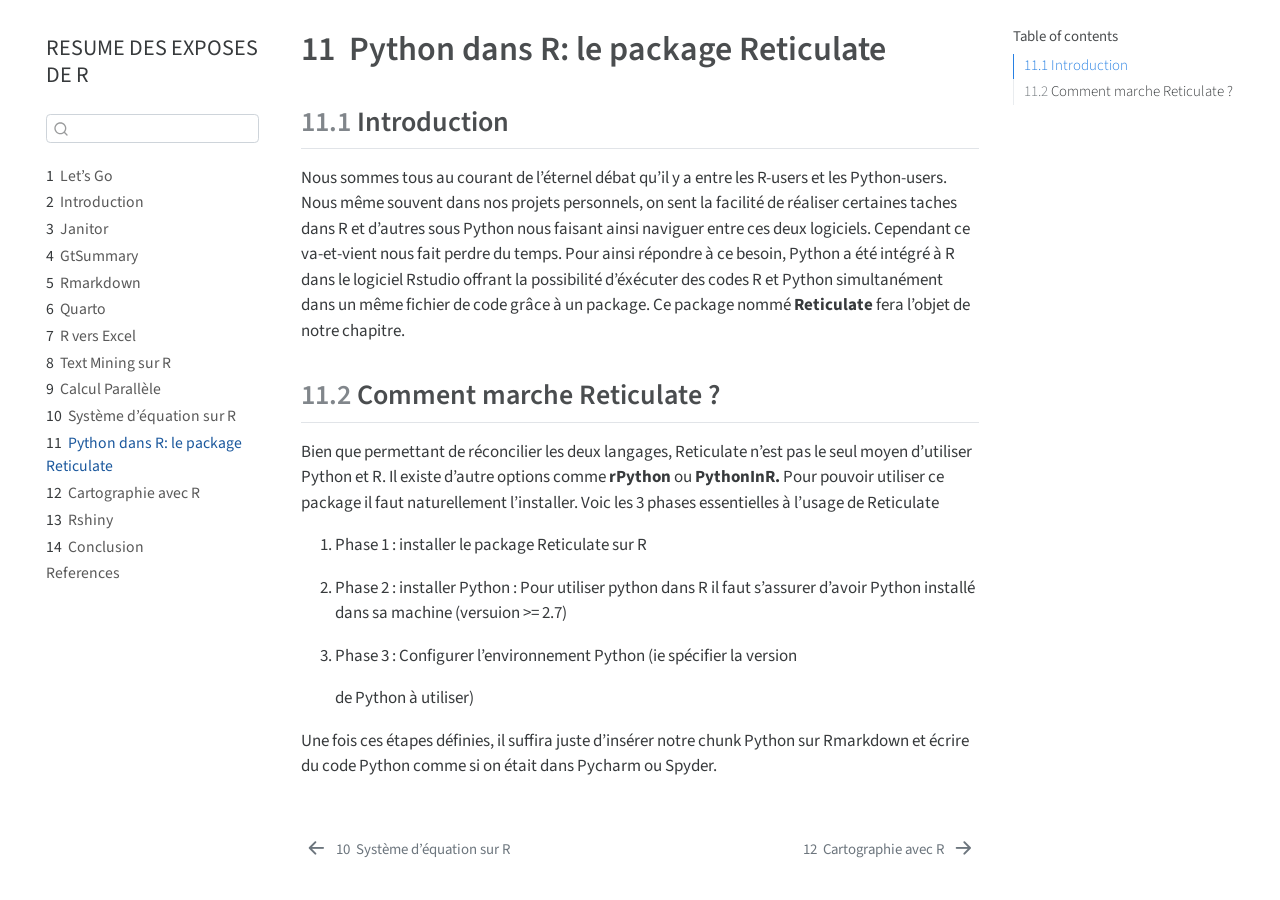
<file: Synthèse des exposés/EXPOSE DE R/_book/Ret.html>
<!DOCTYPE html>
<html xmlns="http://www.w3.org/1999/xhtml" lang="en" xml:lang="en"><head>

<meta charset="utf-8">
<meta name="generator" content="quarto-1.3.361">

<meta name="viewport" content="width=device-width, initial-scale=1.0, user-scalable=yes">


<title>RESUME DES EXPOSES DE R - 11&nbsp; Python dans R: le package Reticulate</title>
<style>
code{white-space: pre-wrap;}
span.smallcaps{font-variant: small-caps;}
div.columns{display: flex; gap: min(4vw, 1.5em);}
div.column{flex: auto; overflow-x: auto;}
div.hanging-indent{margin-left: 1.5em; text-indent: -1.5em;}
ul.task-list{list-style: none;}
ul.task-list li input[type="checkbox"] {
  width: 0.8em;
  margin: 0 0.8em 0.2em -1em; /* quarto-specific, see https://github.com/quarto-dev/quarto-cli/issues/4556 */ 
  vertical-align: middle;
}
</style>


<script src="site_libs/quarto-nav/quarto-nav.js"></script>
<script src="site_libs/quarto-nav/headroom.min.js"></script>
<script src="site_libs/clipboard/clipboard.min.js"></script>
<script src="site_libs/quarto-search/autocomplete.umd.js"></script>
<script src="site_libs/quarto-search/fuse.min.js"></script>
<script src="site_libs/quarto-search/quarto-search.js"></script>
<meta name="quarto:offset" content="./">
<link href="./Carto.html" rel="next">
<link href="./SE.html" rel="prev">
<script src="site_libs/quarto-html/quarto.js"></script>
<script src="site_libs/quarto-html/popper.min.js"></script>
<script src="site_libs/quarto-html/tippy.umd.min.js"></script>
<script src="site_libs/quarto-html/anchor.min.js"></script>
<link href="site_libs/quarto-html/tippy.css" rel="stylesheet">
<link href="site_libs/quarto-html/quarto-syntax-highlighting.css" rel="stylesheet" id="quarto-text-highlighting-styles">
<script src="site_libs/bootstrap/bootstrap.min.js"></script>
<link href="site_libs/bootstrap/bootstrap-icons.css" rel="stylesheet">
<link href="site_libs/bootstrap/bootstrap.min.css" rel="stylesheet" id="quarto-bootstrap" data-mode="light">
<script id="quarto-search-options" type="application/json">{
  "location": "sidebar",
  "copy-button": false,
  "collapse-after": 3,
  "panel-placement": "start",
  "type": "textbox",
  "limit": 20,
  "language": {
    "search-no-results-text": "No results",
    "search-matching-documents-text": "matching documents",
    "search-copy-link-title": "Copy link to search",
    "search-hide-matches-text": "Hide additional matches",
    "search-more-match-text": "more match in this document",
    "search-more-matches-text": "more matches in this document",
    "search-clear-button-title": "Clear",
    "search-detached-cancel-button-title": "Cancel",
    "search-submit-button-title": "Submit",
    "search-label": "Search"
  }
}</script>


</head>

<body class="nav-sidebar floating">

<div id="quarto-search-results"></div>
  <header id="quarto-header" class="headroom fixed-top">
  <nav class="quarto-secondary-nav">
    <div class="container-fluid d-flex">
      <button type="button" class="quarto-btn-toggle btn" data-bs-toggle="collapse" data-bs-target="#quarto-sidebar,#quarto-sidebar-glass" aria-controls="quarto-sidebar" aria-expanded="false" aria-label="Toggle sidebar navigation" onclick="if (window.quartoToggleHeadroom) { window.quartoToggleHeadroom(); }">
        <i class="bi bi-layout-text-sidebar-reverse"></i>
      </button>
      <nav class="quarto-page-breadcrumbs" aria-label="breadcrumb"><ol class="breadcrumb"><li class="breadcrumb-item"><a href="./Ret.html"><span class="chapter-number">11</span>&nbsp; <span class="chapter-title">Python dans R: le package Reticulate</span></a></li></ol></nav>
      <a class="flex-grow-1" role="button" data-bs-toggle="collapse" data-bs-target="#quarto-sidebar,#quarto-sidebar-glass" aria-controls="quarto-sidebar" aria-expanded="false" aria-label="Toggle sidebar navigation" onclick="if (window.quartoToggleHeadroom) { window.quartoToggleHeadroom(); }">      
      </a>
      <button type="button" class="btn quarto-search-button" aria-label="" onclick="window.quartoOpenSearch();">
        <i class="bi bi-search"></i>
      </button>
    </div>
  </nav>
</header>
<!-- content -->
<div id="quarto-content" class="quarto-container page-columns page-rows-contents page-layout-article">
<!-- sidebar -->
  <nav id="quarto-sidebar" class="sidebar collapse collapse-horizontal sidebar-navigation floating overflow-auto">
    <div class="pt-lg-2 mt-2 text-left sidebar-header">
    <div class="sidebar-title mb-0 py-0">
      <a href="./">RESUME DES EXPOSES DE R</a> 
    </div>
      </div>
        <div class="mt-2 flex-shrink-0 align-items-center">
        <div class="sidebar-search">
        <div id="quarto-search" class="" title="Search"></div>
        </div>
        </div>
    <div class="sidebar-menu-container"> 
    <ul class="list-unstyled mt-1">
        <li class="sidebar-item">
  <div class="sidebar-item-container"> 
  <a href="./index.html" class="sidebar-item-text sidebar-link">
 <span class="menu-text"><span class="chapter-number">1</span>&nbsp; <span class="chapter-title">Let’s Go</span></span></a>
  </div>
</li>
        <li class="sidebar-item">
  <div class="sidebar-item-container"> 
  <a href="./intro.html" class="sidebar-item-text sidebar-link">
 <span class="menu-text"><span class="chapter-number">2</span>&nbsp; <span class="chapter-title">Introduction</span></span></a>
  </div>
</li>
        <li class="sidebar-item">
  <div class="sidebar-item-container"> 
  <a href="./Janit.html" class="sidebar-item-text sidebar-link">
 <span class="menu-text"><span class="chapter-number">3</span>&nbsp; <span class="chapter-title">Janitor</span></span></a>
  </div>
</li>
        <li class="sidebar-item">
  <div class="sidebar-item-container"> 
  <a href="./GtSum.html" class="sidebar-item-text sidebar-link">
 <span class="menu-text"><span class="chapter-number">4</span>&nbsp; <span class="chapter-title">GtSummary</span></span></a>
  </div>
</li>
        <li class="sidebar-item">
  <div class="sidebar-item-container"> 
  <a href="./Rmarkdown.html" class="sidebar-item-text sidebar-link">
 <span class="menu-text"><span class="chapter-number">5</span>&nbsp; <span class="chapter-title">Rmarkdown</span></span></a>
  </div>
</li>
        <li class="sidebar-item">
  <div class="sidebar-item-container"> 
  <a href="./Document Finale.html" class="sidebar-item-text sidebar-link">
 <span class="menu-text"><span class="chapter-number">6</span>&nbsp; <span class="chapter-title">Quarto</span></span></a>
  </div>
</li>
        <li class="sidebar-item">
  <div class="sidebar-item-container"> 
  <a href="./RVE.html" class="sidebar-item-text sidebar-link">
 <span class="menu-text"><span class="chapter-number">7</span>&nbsp; <span class="chapter-title">R vers Excel</span></span></a>
  </div>
</li>
        <li class="sidebar-item">
  <div class="sidebar-item-container"> 
  <a href="./tm.html" class="sidebar-item-text sidebar-link">
 <span class="menu-text"><span class="chapter-number">8</span>&nbsp; <span class="chapter-title">Text Mining sur R</span></span></a>
  </div>
</li>
        <li class="sidebar-item">
  <div class="sidebar-item-container"> 
  <a href="./CP.html" class="sidebar-item-text sidebar-link">
 <span class="menu-text"><span class="chapter-number">9</span>&nbsp; <span class="chapter-title">Calcul Parallèle</span></span></a>
  </div>
</li>
        <li class="sidebar-item">
  <div class="sidebar-item-container"> 
  <a href="./SE.html" class="sidebar-item-text sidebar-link">
 <span class="menu-text"><span class="chapter-number">10</span>&nbsp; <span class="chapter-title">Système d’équation sur R</span></span></a>
  </div>
</li>
        <li class="sidebar-item">
  <div class="sidebar-item-container"> 
  <a href="./Ret.html" class="sidebar-item-text sidebar-link active">
 <span class="menu-text"><span class="chapter-number">11</span>&nbsp; <span class="chapter-title">Python dans R: le package Reticulate</span></span></a>
  </div>
</li>
        <li class="sidebar-item">
  <div class="sidebar-item-container"> 
  <a href="./Carto.html" class="sidebar-item-text sidebar-link">
 <span class="menu-text"><span class="chapter-number">12</span>&nbsp; <span class="chapter-title">Cartographie avec R</span></span></a>
  </div>
</li>
        <li class="sidebar-item">
  <div class="sidebar-item-container"> 
  <a href="./Shin.html" class="sidebar-item-text sidebar-link">
 <span class="menu-text"><span class="chapter-number">13</span>&nbsp; <span class="chapter-title">Rshiny</span></span></a>
  </div>
</li>
        <li class="sidebar-item">
  <div class="sidebar-item-container"> 
  <a href="./summary.html" class="sidebar-item-text sidebar-link">
 <span class="menu-text"><span class="chapter-number">14</span>&nbsp; <span class="chapter-title">Conclusion</span></span></a>
  </div>
</li>
        <li class="sidebar-item">
  <div class="sidebar-item-container"> 
  <a href="./references.html" class="sidebar-item-text sidebar-link">
 <span class="menu-text">References</span></a>
  </div>
</li>
    </ul>
    </div>
</nav>
<div id="quarto-sidebar-glass" data-bs-toggle="collapse" data-bs-target="#quarto-sidebar,#quarto-sidebar-glass"></div>
<!-- margin-sidebar -->
    <div id="quarto-margin-sidebar" class="sidebar margin-sidebar">
        <nav id="TOC" role="doc-toc" class="toc-active">
    <h2 id="toc-title">Table of contents</h2>
   
  <ul>
  <li><a href="#introduction" id="toc-introduction" class="nav-link active" data-scroll-target="#introduction"><span class="header-section-number">11.1</span> Introduction</a></li>
  <li><a href="#comment-marche-reticulate" id="toc-comment-marche-reticulate" class="nav-link" data-scroll-target="#comment-marche-reticulate"><span class="header-section-number">11.2</span> Comment marche Reticulate ?</a></li>
  </ul>
</nav>
    </div>
<!-- main -->
<main class="content" id="quarto-document-content">

<header id="title-block-header" class="quarto-title-block default">
<div class="quarto-title">
<h1 class="title"><span class="chapter-number">11</span>&nbsp; <span class="chapter-title">Python dans R: le package Reticulate</span></h1>
</div>



<div class="quarto-title-meta">

    
  
    
  </div>
  

</header>

<section id="introduction" class="level2" data-number="11.1">
<h2 data-number="11.1" class="anchored" data-anchor-id="introduction"><span class="header-section-number">11.1</span> Introduction</h2>
<p>Nous sommes tous au courant de l’éternel débat qu’il y a entre les R-users et les Python-users. Nous même souvent dans nos projets personnels, on sent la facilité de réaliser certaines taches dans R et d’autres sous Python nous faisant ainsi naviguer entre ces deux logiciels. Cependant ce va-et-vient nous fait perdre du temps. Pour ainsi répondre à ce besoin, Python a été intégré à R dans le logiciel Rstudio offrant la possibilité d’éxécuter des codes R et Python simultanément dans un même fichier de code grâce à un package. Ce package nommé <strong>Reticulate</strong> fera l’objet de notre chapitre.</p>
</section>
<section id="comment-marche-reticulate" class="level2" data-number="11.2">
<h2 data-number="11.2" class="anchored" data-anchor-id="comment-marche-reticulate"><span class="header-section-number">11.2</span> Comment marche Reticulate ?</h2>
<p>Bien que permettant de réconcilier les deux langages, Reticulate n’est pas le seul moyen d’utiliser Python et R. Il existe d’autre options comme <strong>rPython</strong> ou <strong>PythonInR.</strong> Pour pouvoir utiliser ce package il faut naturellement l’installer. Voic les 3 phases essentielles à l’usage de Reticulate</p>
<ol type="1">
<li><p>Phase 1 : installer le package Reticulate sur R</p></li>
<li><p>Phase 2 : installer Python : Pour utiliser python dans R il faut s’assurer d’avoir Python installé dans sa machine (versuion &gt;= 2.7)</p></li>
<li><p>Phase 3 : Configurer l’environnement Python (ie spécifier la version</p>
<p>de Python à utiliser)</p></li>
</ol>
<p>Une fois ces étapes définies, il suffira juste d’insérer notre chunk Python sur Rmarkdown et écrire du code Python comme si on était dans Pycharm ou Spyder.</p>


</section>

</main> <!-- /main -->
<script id="quarto-html-after-body" type="application/javascript">
window.document.addEventListener("DOMContentLoaded", function (event) {
  const toggleBodyColorMode = (bsSheetEl) => {
    const mode = bsSheetEl.getAttribute("data-mode");
    const bodyEl = window.document.querySelector("body");
    if (mode === "dark") {
      bodyEl.classList.add("quarto-dark");
      bodyEl.classList.remove("quarto-light");
    } else {
      bodyEl.classList.add("quarto-light");
      bodyEl.classList.remove("quarto-dark");
    }
  }
  const toggleBodyColorPrimary = () => {
    const bsSheetEl = window.document.querySelector("link#quarto-bootstrap");
    if (bsSheetEl) {
      toggleBodyColorMode(bsSheetEl);
    }
  }
  toggleBodyColorPrimary();  
  const icon = "";
  const anchorJS = new window.AnchorJS();
  anchorJS.options = {
    placement: 'right',
    icon: icon
  };
  anchorJS.add('.anchored');
  const isCodeAnnotation = (el) => {
    for (const clz of el.classList) {
      if (clz.startsWith('code-annotation-')) {                     
        return true;
      }
    }
    return false;
  }
  const clipboard = new window.ClipboardJS('.code-copy-button', {
    text: function(trigger) {
      const codeEl = trigger.previousElementSibling.cloneNode(true);
      for (const childEl of codeEl.children) {
        if (isCodeAnnotation(childEl)) {
          childEl.remove();
        }
      }
      return codeEl.innerText;
    }
  });
  clipboard.on('success', function(e) {
    // button target
    const button = e.trigger;
    // don't keep focus
    button.blur();
    // flash "checked"
    button.classList.add('code-copy-button-checked');
    var currentTitle = button.getAttribute("title");
    button.setAttribute("title", "Copied!");
    let tooltip;
    if (window.bootstrap) {
      button.setAttribute("data-bs-toggle", "tooltip");
      button.setAttribute("data-bs-placement", "left");
      button.setAttribute("data-bs-title", "Copied!");
      tooltip = new bootstrap.Tooltip(button, 
        { trigger: "manual", 
          customClass: "code-copy-button-tooltip",
          offset: [0, -8]});
      tooltip.show();    
    }
    setTimeout(function() {
      if (tooltip) {
        tooltip.hide();
        button.removeAttribute("data-bs-title");
        button.removeAttribute("data-bs-toggle");
        button.removeAttribute("data-bs-placement");
      }
      button.setAttribute("title", currentTitle);
      button.classList.remove('code-copy-button-checked');
    }, 1000);
    // clear code selection
    e.clearSelection();
  });
  function tippyHover(el, contentFn) {
    const config = {
      allowHTML: true,
      content: contentFn,
      maxWidth: 500,
      delay: 100,
      arrow: false,
      appendTo: function(el) {
          return el.parentElement;
      },
      interactive: true,
      interactiveBorder: 10,
      theme: 'quarto',
      placement: 'bottom-start'
    };
    window.tippy(el, config); 
  }
  const noterefs = window.document.querySelectorAll('a[role="doc-noteref"]');
  for (var i=0; i<noterefs.length; i++) {
    const ref = noterefs[i];
    tippyHover(ref, function() {
      // use id or data attribute instead here
      let href = ref.getAttribute('data-footnote-href') || ref.getAttribute('href');
      try { href = new URL(href).hash; } catch {}
      const id = href.replace(/^#\/?/, "");
      const note = window.document.getElementById(id);
      return note.innerHTML;
    });
  }
      let selectedAnnoteEl;
      const selectorForAnnotation = ( cell, annotation) => {
        let cellAttr = 'data-code-cell="' + cell + '"';
        let lineAttr = 'data-code-annotation="' +  annotation + '"';
        const selector = 'span[' + cellAttr + '][' + lineAttr + ']';
        return selector;
      }
      const selectCodeLines = (annoteEl) => {
        const doc = window.document;
        const targetCell = annoteEl.getAttribute("data-target-cell");
        const targetAnnotation = annoteEl.getAttribute("data-target-annotation");
        const annoteSpan = window.document.querySelector(selectorForAnnotation(targetCell, targetAnnotation));
        const lines = annoteSpan.getAttribute("data-code-lines").split(",");
        const lineIds = lines.map((line) => {
          return targetCell + "-" + line;
        })
        let top = null;
        let height = null;
        let parent = null;
        if (lineIds.length > 0) {
            //compute the position of the single el (top and bottom and make a div)
            const el = window.document.getElementById(lineIds[0]);
            top = el.offsetTop;
            height = el.offsetHeight;
            parent = el.parentElement.parentElement;
          if (lineIds.length > 1) {
            const lastEl = window.document.getElementById(lineIds[lineIds.length - 1]);
            const bottom = lastEl.offsetTop + lastEl.offsetHeight;
            height = bottom - top;
          }
          if (top !== null && height !== null && parent !== null) {
            // cook up a div (if necessary) and position it 
            let div = window.document.getElementById("code-annotation-line-highlight");
            if (div === null) {
              div = window.document.createElement("div");
              div.setAttribute("id", "code-annotation-line-highlight");
              div.style.position = 'absolute';
              parent.appendChild(div);
            }
            div.style.top = top - 2 + "px";
            div.style.height = height + 4 + "px";
            let gutterDiv = window.document.getElementById("code-annotation-line-highlight-gutter");
            if (gutterDiv === null) {
              gutterDiv = window.document.createElement("div");
              gutterDiv.setAttribute("id", "code-annotation-line-highlight-gutter");
              gutterDiv.style.position = 'absolute';
              const codeCell = window.document.getElementById(targetCell);
              const gutter = codeCell.querySelector('.code-annotation-gutter');
              gutter.appendChild(gutterDiv);
            }
            gutterDiv.style.top = top - 2 + "px";
            gutterDiv.style.height = height + 4 + "px";
          }
          selectedAnnoteEl = annoteEl;
        }
      };
      const unselectCodeLines = () => {
        const elementsIds = ["code-annotation-line-highlight", "code-annotation-line-highlight-gutter"];
        elementsIds.forEach((elId) => {
          const div = window.document.getElementById(elId);
          if (div) {
            div.remove();
          }
        });
        selectedAnnoteEl = undefined;
      };
      // Attach click handler to the DT
      const annoteDls = window.document.querySelectorAll('dt[data-target-cell]');
      for (const annoteDlNode of annoteDls) {
        annoteDlNode.addEventListener('click', (event) => {
          const clickedEl = event.target;
          if (clickedEl !== selectedAnnoteEl) {
            unselectCodeLines();
            const activeEl = window.document.querySelector('dt[data-target-cell].code-annotation-active');
            if (activeEl) {
              activeEl.classList.remove('code-annotation-active');
            }
            selectCodeLines(clickedEl);
            clickedEl.classList.add('code-annotation-active');
          } else {
            // Unselect the line
            unselectCodeLines();
            clickedEl.classList.remove('code-annotation-active');
          }
        });
      }
  const findCites = (el) => {
    const parentEl = el.parentElement;
    if (parentEl) {
      const cites = parentEl.dataset.cites;
      if (cites) {
        return {
          el,
          cites: cites.split(' ')
        };
      } else {
        return findCites(el.parentElement)
      }
    } else {
      return undefined;
    }
  };
  var bibliorefs = window.document.querySelectorAll('a[role="doc-biblioref"]');
  for (var i=0; i<bibliorefs.length; i++) {
    const ref = bibliorefs[i];
    const citeInfo = findCites(ref);
    if (citeInfo) {
      tippyHover(citeInfo.el, function() {
        var popup = window.document.createElement('div');
        citeInfo.cites.forEach(function(cite) {
          var citeDiv = window.document.createElement('div');
          citeDiv.classList.add('hanging-indent');
          citeDiv.classList.add('csl-entry');
          var biblioDiv = window.document.getElementById('ref-' + cite);
          if (biblioDiv) {
            citeDiv.innerHTML = biblioDiv.innerHTML;
          }
          popup.appendChild(citeDiv);
        });
        return popup.innerHTML;
      });
    }
  }
});
</script>
<nav class="page-navigation">
  <div class="nav-page nav-page-previous">
      <a href="./SE.html" class="pagination-link">
        <i class="bi bi-arrow-left-short"></i> <span class="nav-page-text"><span class="chapter-number">10</span>&nbsp; <span class="chapter-title">Système d’équation sur R</span></span>
      </a>          
  </div>
  <div class="nav-page nav-page-next">
      <a href="./Carto.html" class="pagination-link">
        <span class="nav-page-text"><span class="chapter-number">12</span>&nbsp; <span class="chapter-title">Cartographie avec R</span></span> <i class="bi bi-arrow-right-short"></i>
      </a>
  </div>
</nav>
</div> <!-- /content -->



</body></html>
</file>
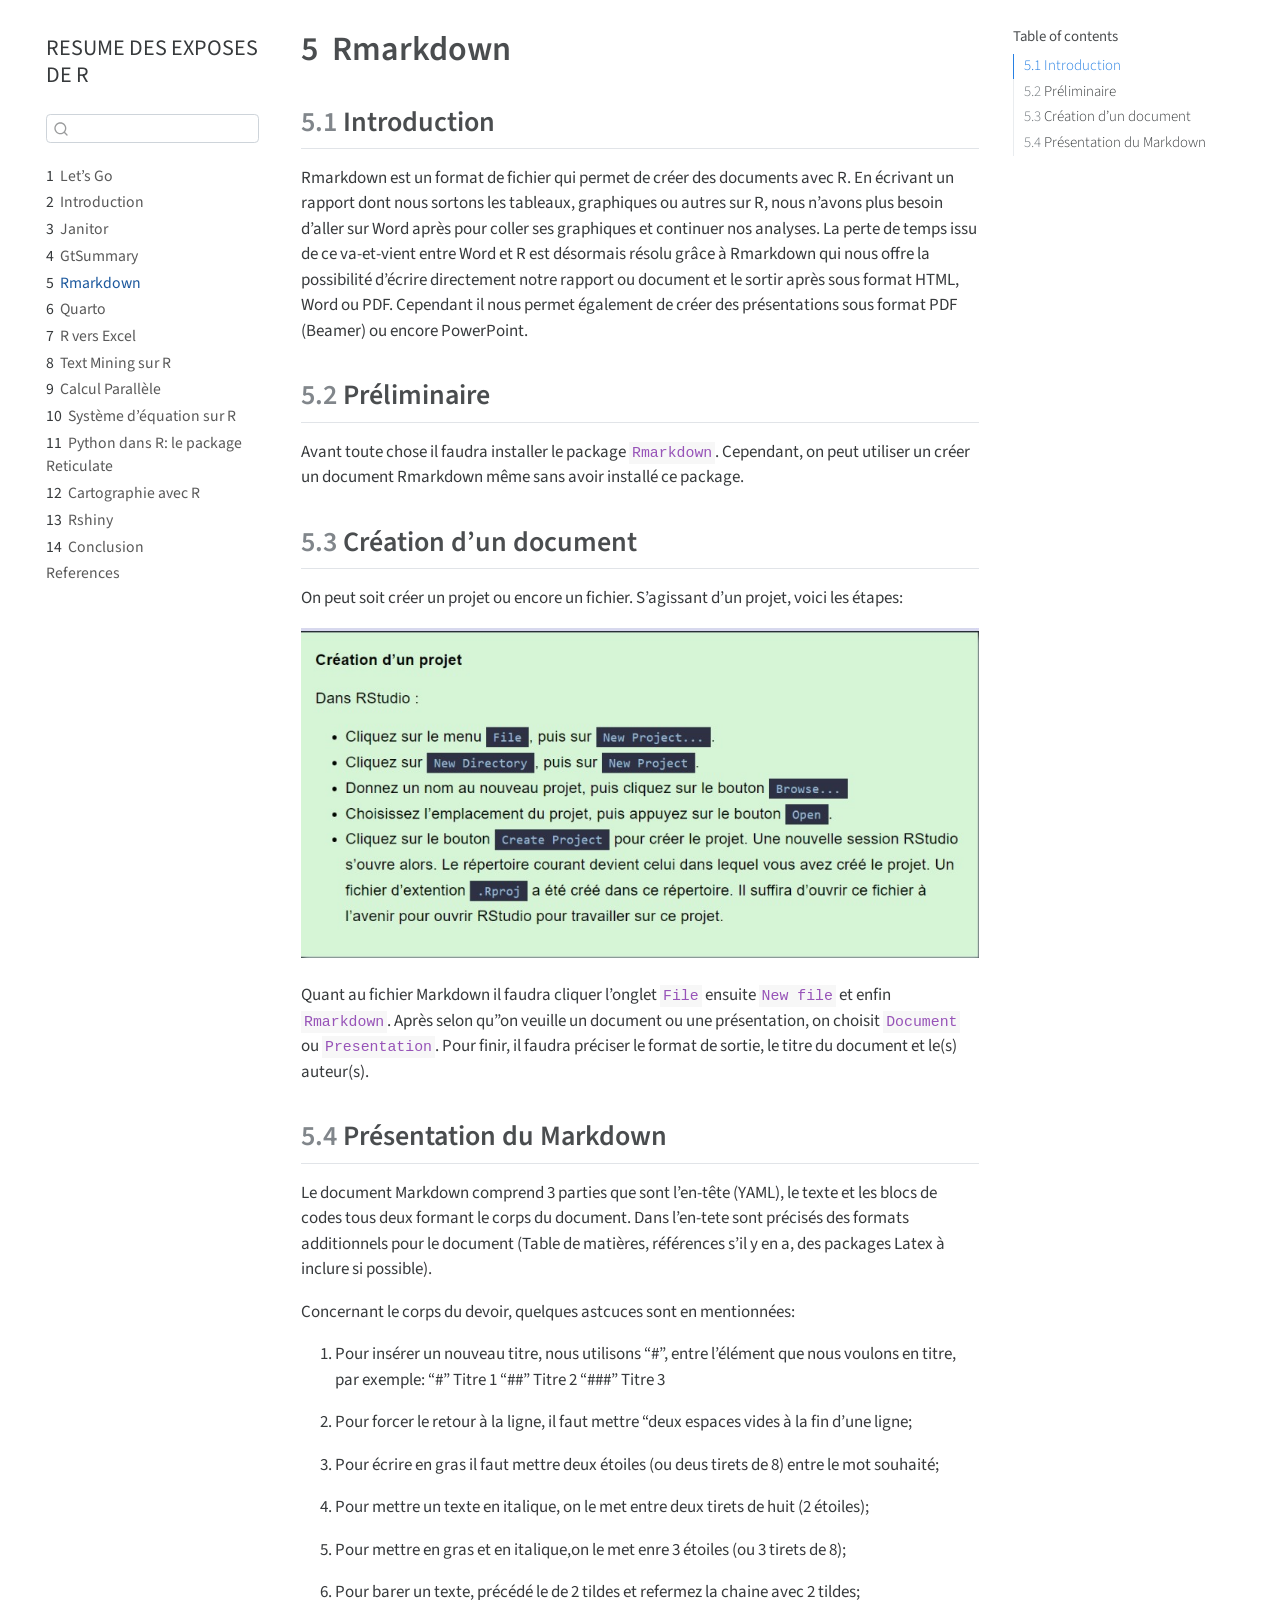
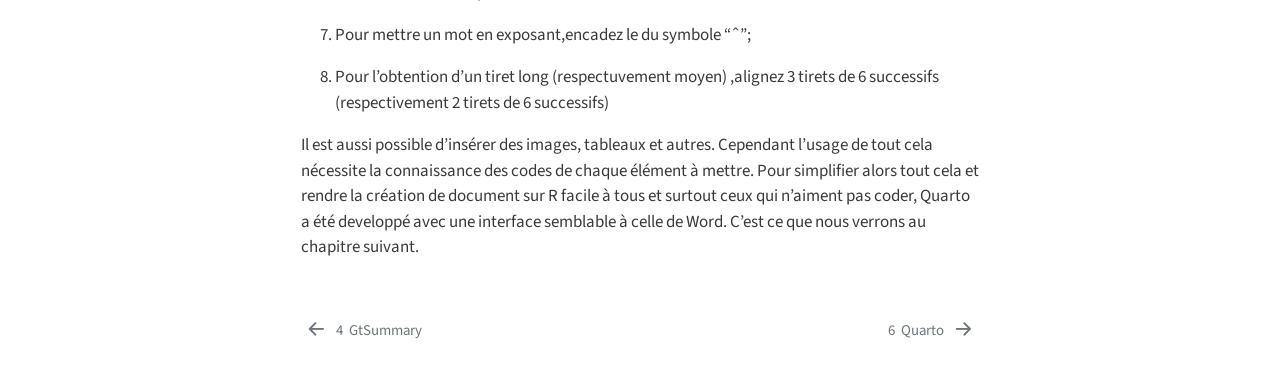
<file: Synthèse des exposés/EXPOSE DE R/_book/Rmarkdown.html>
<!DOCTYPE html>
<html xmlns="http://www.w3.org/1999/xhtml" lang="en" xml:lang="en"><head>

<meta charset="utf-8">
<meta name="generator" content="quarto-1.3.361">

<meta name="viewport" content="width=device-width, initial-scale=1.0, user-scalable=yes">


<title>RESUME DES EXPOSES DE R - 5&nbsp; Rmarkdown</title>
<style>
code{white-space: pre-wrap;}
span.smallcaps{font-variant: small-caps;}
div.columns{display: flex; gap: min(4vw, 1.5em);}
div.column{flex: auto; overflow-x: auto;}
div.hanging-indent{margin-left: 1.5em; text-indent: -1.5em;}
ul.task-list{list-style: none;}
ul.task-list li input[type="checkbox"] {
  width: 0.8em;
  margin: 0 0.8em 0.2em -1em; /* quarto-specific, see https://github.com/quarto-dev/quarto-cli/issues/4556 */ 
  vertical-align: middle;
}
</style>


<script src="site_libs/quarto-nav/quarto-nav.js"></script>
<script src="site_libs/quarto-nav/headroom.min.js"></script>
<script src="site_libs/clipboard/clipboard.min.js"></script>
<script src="site_libs/quarto-search/autocomplete.umd.js"></script>
<script src="site_libs/quarto-search/fuse.min.js"></script>
<script src="site_libs/quarto-search/quarto-search.js"></script>
<meta name="quarto:offset" content="./">
<link href="./Document Finale.html" rel="next">
<link href="./GtSum.html" rel="prev">
<script src="site_libs/quarto-html/quarto.js"></script>
<script src="site_libs/quarto-html/popper.min.js"></script>
<script src="site_libs/quarto-html/tippy.umd.min.js"></script>
<script src="site_libs/quarto-html/anchor.min.js"></script>
<link href="site_libs/quarto-html/tippy.css" rel="stylesheet">
<link href="site_libs/quarto-html/quarto-syntax-highlighting.css" rel="stylesheet" id="quarto-text-highlighting-styles">
<script src="site_libs/bootstrap/bootstrap.min.js"></script>
<link href="site_libs/bootstrap/bootstrap-icons.css" rel="stylesheet">
<link href="site_libs/bootstrap/bootstrap.min.css" rel="stylesheet" id="quarto-bootstrap" data-mode="light">
<script id="quarto-search-options" type="application/json">{
  "location": "sidebar",
  "copy-button": false,
  "collapse-after": 3,
  "panel-placement": "start",
  "type": "textbox",
  "limit": 20,
  "language": {
    "search-no-results-text": "No results",
    "search-matching-documents-text": "matching documents",
    "search-copy-link-title": "Copy link to search",
    "search-hide-matches-text": "Hide additional matches",
    "search-more-match-text": "more match in this document",
    "search-more-matches-text": "more matches in this document",
    "search-clear-button-title": "Clear",
    "search-detached-cancel-button-title": "Cancel",
    "search-submit-button-title": "Submit",
    "search-label": "Search"
  }
}</script>


</head>

<body class="nav-sidebar floating">

<div id="quarto-search-results"></div>
  <header id="quarto-header" class="headroom fixed-top">
  <nav class="quarto-secondary-nav">
    <div class="container-fluid d-flex">
      <button type="button" class="quarto-btn-toggle btn" data-bs-toggle="collapse" data-bs-target="#quarto-sidebar,#quarto-sidebar-glass" aria-controls="quarto-sidebar" aria-expanded="false" aria-label="Toggle sidebar navigation" onclick="if (window.quartoToggleHeadroom) { window.quartoToggleHeadroom(); }">
        <i class="bi bi-layout-text-sidebar-reverse"></i>
      </button>
      <nav class="quarto-page-breadcrumbs" aria-label="breadcrumb"><ol class="breadcrumb"><li class="breadcrumb-item"><a href="./Rmarkdown.html"><span class="chapter-number">5</span>&nbsp; <span class="chapter-title">Rmarkdown</span></a></li></ol></nav>
      <a class="flex-grow-1" role="button" data-bs-toggle="collapse" data-bs-target="#quarto-sidebar,#quarto-sidebar-glass" aria-controls="quarto-sidebar" aria-expanded="false" aria-label="Toggle sidebar navigation" onclick="if (window.quartoToggleHeadroom) { window.quartoToggleHeadroom(); }">      
      </a>
      <button type="button" class="btn quarto-search-button" aria-label="" onclick="window.quartoOpenSearch();">
        <i class="bi bi-search"></i>
      </button>
    </div>
  </nav>
</header>
<!-- content -->
<div id="quarto-content" class="quarto-container page-columns page-rows-contents page-layout-article">
<!-- sidebar -->
  <nav id="quarto-sidebar" class="sidebar collapse collapse-horizontal sidebar-navigation floating overflow-auto">
    <div class="pt-lg-2 mt-2 text-left sidebar-header">
    <div class="sidebar-title mb-0 py-0">
      <a href="./">RESUME DES EXPOSES DE R</a> 
    </div>
      </div>
        <div class="mt-2 flex-shrink-0 align-items-center">
        <div class="sidebar-search">
        <div id="quarto-search" class="" title="Search"></div>
        </div>
        </div>
    <div class="sidebar-menu-container"> 
    <ul class="list-unstyled mt-1">
        <li class="sidebar-item">
  <div class="sidebar-item-container"> 
  <a href="./index.html" class="sidebar-item-text sidebar-link">
 <span class="menu-text"><span class="chapter-number">1</span>&nbsp; <span class="chapter-title">Let’s Go</span></span></a>
  </div>
</li>
        <li class="sidebar-item">
  <div class="sidebar-item-container"> 
  <a href="./intro.html" class="sidebar-item-text sidebar-link">
 <span class="menu-text"><span class="chapter-number">2</span>&nbsp; <span class="chapter-title">Introduction</span></span></a>
  </div>
</li>
        <li class="sidebar-item">
  <div class="sidebar-item-container"> 
  <a href="./Janit.html" class="sidebar-item-text sidebar-link">
 <span class="menu-text"><span class="chapter-number">3</span>&nbsp; <span class="chapter-title">Janitor</span></span></a>
  </div>
</li>
        <li class="sidebar-item">
  <div class="sidebar-item-container"> 
  <a href="./GtSum.html" class="sidebar-item-text sidebar-link">
 <span class="menu-text"><span class="chapter-number">4</span>&nbsp; <span class="chapter-title">GtSummary</span></span></a>
  </div>
</li>
        <li class="sidebar-item">
  <div class="sidebar-item-container"> 
  <a href="./Rmarkdown.html" class="sidebar-item-text sidebar-link active">
 <span class="menu-text"><span class="chapter-number">5</span>&nbsp; <span class="chapter-title">Rmarkdown</span></span></a>
  </div>
</li>
        <li class="sidebar-item">
  <div class="sidebar-item-container"> 
  <a href="./Document Finale.html" class="sidebar-item-text sidebar-link">
 <span class="menu-text"><span class="chapter-number">6</span>&nbsp; <span class="chapter-title">Quarto</span></span></a>
  </div>
</li>
        <li class="sidebar-item">
  <div class="sidebar-item-container"> 
  <a href="./RVE.html" class="sidebar-item-text sidebar-link">
 <span class="menu-text"><span class="chapter-number">7</span>&nbsp; <span class="chapter-title">R vers Excel</span></span></a>
  </div>
</li>
        <li class="sidebar-item">
  <div class="sidebar-item-container"> 
  <a href="./tm.html" class="sidebar-item-text sidebar-link">
 <span class="menu-text"><span class="chapter-number">8</span>&nbsp; <span class="chapter-title">Text Mining sur R</span></span></a>
  </div>
</li>
        <li class="sidebar-item">
  <div class="sidebar-item-container"> 
  <a href="./CP.html" class="sidebar-item-text sidebar-link">
 <span class="menu-text"><span class="chapter-number">9</span>&nbsp; <span class="chapter-title">Calcul Parallèle</span></span></a>
  </div>
</li>
        <li class="sidebar-item">
  <div class="sidebar-item-container"> 
  <a href="./SE.html" class="sidebar-item-text sidebar-link">
 <span class="menu-text"><span class="chapter-number">10</span>&nbsp; <span class="chapter-title">Système d’équation sur R</span></span></a>
  </div>
</li>
        <li class="sidebar-item">
  <div class="sidebar-item-container"> 
  <a href="./Ret.html" class="sidebar-item-text sidebar-link">
 <span class="menu-text"><span class="chapter-number">11</span>&nbsp; <span class="chapter-title">Python dans R: le package Reticulate</span></span></a>
  </div>
</li>
        <li class="sidebar-item">
  <div class="sidebar-item-container"> 
  <a href="./Carto.html" class="sidebar-item-text sidebar-link">
 <span class="menu-text"><span class="chapter-number">12</span>&nbsp; <span class="chapter-title">Cartographie avec R</span></span></a>
  </div>
</li>
        <li class="sidebar-item">
  <div class="sidebar-item-container"> 
  <a href="./Shin.html" class="sidebar-item-text sidebar-link">
 <span class="menu-text"><span class="chapter-number">13</span>&nbsp; <span class="chapter-title">Rshiny</span></span></a>
  </div>
</li>
        <li class="sidebar-item">
  <div class="sidebar-item-container"> 
  <a href="./summary.html" class="sidebar-item-text sidebar-link">
 <span class="menu-text"><span class="chapter-number">14</span>&nbsp; <span class="chapter-title">Conclusion</span></span></a>
  </div>
</li>
        <li class="sidebar-item">
  <div class="sidebar-item-container"> 
  <a href="./references.html" class="sidebar-item-text sidebar-link">
 <span class="menu-text">References</span></a>
  </div>
</li>
    </ul>
    </div>
</nav>
<div id="quarto-sidebar-glass" data-bs-toggle="collapse" data-bs-target="#quarto-sidebar,#quarto-sidebar-glass"></div>
<!-- margin-sidebar -->
    <div id="quarto-margin-sidebar" class="sidebar margin-sidebar">
        <nav id="TOC" role="doc-toc" class="toc-active">
    <h2 id="toc-title">Table of contents</h2>
   
  <ul>
  <li><a href="#introduction" id="toc-introduction" class="nav-link active" data-scroll-target="#introduction"><span class="header-section-number">5.1</span> Introduction</a></li>
  <li><a href="#préliminaire" id="toc-préliminaire" class="nav-link" data-scroll-target="#préliminaire"><span class="header-section-number">5.2</span> Préliminaire</a></li>
  <li><a href="#création-dun-document" id="toc-création-dun-document" class="nav-link" data-scroll-target="#création-dun-document"><span class="header-section-number">5.3</span> Création d’un document</a></li>
  <li><a href="#présentation-du-markdown" id="toc-présentation-du-markdown" class="nav-link" data-scroll-target="#présentation-du-markdown"><span class="header-section-number">5.4</span> Présentation du Markdown</a></li>
  </ul>
</nav>
    </div>
<!-- main -->
<main class="content" id="quarto-document-content">

<header id="title-block-header" class="quarto-title-block default">
<div class="quarto-title">
<h1 class="title"><span class="chapter-number">5</span>&nbsp; <span class="chapter-title">Rmarkdown</span></h1>
</div>



<div class="quarto-title-meta">

    
  
    
  </div>
  

</header>

<section id="introduction" class="level2" data-number="5.1">
<h2 data-number="5.1" class="anchored" data-anchor-id="introduction"><span class="header-section-number">5.1</span> Introduction</h2>
<p>Rmarkdown est un format de fichier qui permet de créer des documents avec R. En écrivant un rapport dont nous sortons les tableaux, graphiques ou autres sur R, nous n’avons plus besoin d’aller sur Word après pour coller ses graphiques et continuer nos analyses. La perte de temps issu de ce va-et-vient entre Word et R est désormais résolu grâce à Rmarkdown qui nous offre la possibilité d’écrire directement notre rapport ou document et le sortir après sous format HTML, Word ou PDF. Cependant il nous permet également de créer des présentations sous format PDF (Beamer) ou encore PowerPoint.</p>
</section>
<section id="préliminaire" class="level2" data-number="5.2">
<h2 data-number="5.2" class="anchored" data-anchor-id="préliminaire"><span class="header-section-number">5.2</span> Préliminaire</h2>
<p>Avant toute chose il faudra installer le package <code>Rmarkdown</code>. Cependant, on peut utiliser un créer un document Rmarkdown même sans avoir installé ce package.</p>
</section>
<section id="création-dun-document" class="level2" data-number="5.3">
<h2 data-number="5.3" class="anchored" data-anchor-id="création-dun-document"><span class="header-section-number">5.3</span> Création d’un document</h2>
<p>On peut soit créer un projet ou encore un fichier. S’agissant d’un projet, voici les étapes:</p>
<div class="quarto-figure quarto-figure-center">
<figure class="figure">
<p><img src="images/Capture web_26-6-2023_224022_.jpeg" class="img-fluid figure-img"></p>
</figure>
</div>
<p>Quant au fichier Markdown il faudra cliquer l’onglet <code>File</code> ensuite <code>New file</code> et enfin <code>Rmarkdown</code>. Après selon qu”on veuille un document ou une présentation, on choisit <code>Document</code> ou <code>Presentation</code>. Pour finir, il faudra préciser le format de sortie, le titre du document et le(s) auteur(s).</p>
</section>
<section id="présentation-du-markdown" class="level2" data-number="5.4">
<h2 data-number="5.4" class="anchored" data-anchor-id="présentation-du-markdown"><span class="header-section-number">5.4</span> Présentation du Markdown</h2>
<p>Le document Markdown comprend 3 parties que sont l’en-tête (YAML), le texte et les blocs de codes tous deux formant le corps du document. Dans l’en-tete sont précisés des formats additionnels pour le document (Table de matières, références s’il y en a, des packages Latex à inclure si possible).</p>
<p>Concernant le corps du devoir, quelques astcuces sont en mentionnées:</p>
<ol type="1">
<li><p>Pour insérer un nouveau titre, nous utilisons “#”, entre l’élément que nous voulons en titre, par exemple: “#” Titre 1 “##” Titre 2 “###” Titre 3</p></li>
<li><p>Pour forcer le retour à la ligne, il faut mettre “deux espaces vides à la fin d’une ligne;</p></li>
<li><p>Pour écrire en gras il faut mettre deux étoiles (ou deus tirets de 8) entre le mot souhaité;</p></li>
<li><p>Pour mettre un texte en italique, on le met entre deux tirets de huit (2 étoiles);</p></li>
<li><p>Pour mettre en gras et en italique,on le met enre 3 étoiles (ou 3 tirets de 8);</p></li>
<li><p>Pour barer un texte, précédé le de 2 tildes et refermez la chaine avec 2 tildes;</p></li>
<li><p>Pour mettre un mot en exposant,encadez le du symbole “ˆ”;</p></li>
<li><p>Pour l’obtention d’un tiret long (respectuvement moyen) ,alignez 3 tirets de 6 successifs (respectivement 2 tirets de 6 successifs)</p></li>
</ol>
<p>Il est aussi possible d’insérer des images, tableaux et autres. Cependant l’usage de tout cela nécessite la connaissance des codes de chaque élément à mettre. Pour simplifier alors tout cela et rendre la création de document sur R facile à tous et surtout ceux qui n’aiment pas coder, Quarto a été developpé avec une interface semblable à celle de Word. C’est ce que nous verrons au chapitre suivant.</p>


</section>

</main> <!-- /main -->
<script id="quarto-html-after-body" type="application/javascript">
window.document.addEventListener("DOMContentLoaded", function (event) {
  const toggleBodyColorMode = (bsSheetEl) => {
    const mode = bsSheetEl.getAttribute("data-mode");
    const bodyEl = window.document.querySelector("body");
    if (mode === "dark") {
      bodyEl.classList.add("quarto-dark");
      bodyEl.classList.remove("quarto-light");
    } else {
      bodyEl.classList.add("quarto-light");
      bodyEl.classList.remove("quarto-dark");
    }
  }
  const toggleBodyColorPrimary = () => {
    const bsSheetEl = window.document.querySelector("link#quarto-bootstrap");
    if (bsSheetEl) {
      toggleBodyColorMode(bsSheetEl);
    }
  }
  toggleBodyColorPrimary();  
  const icon = "";
  const anchorJS = new window.AnchorJS();
  anchorJS.options = {
    placement: 'right',
    icon: icon
  };
  anchorJS.add('.anchored');
  const isCodeAnnotation = (el) => {
    for (const clz of el.classList) {
      if (clz.startsWith('code-annotation-')) {                     
        return true;
      }
    }
    return false;
  }
  const clipboard = new window.ClipboardJS('.code-copy-button', {
    text: function(trigger) {
      const codeEl = trigger.previousElementSibling.cloneNode(true);
      for (const childEl of codeEl.children) {
        if (isCodeAnnotation(childEl)) {
          childEl.remove();
        }
      }
      return codeEl.innerText;
    }
  });
  clipboard.on('success', function(e) {
    // button target
    const button = e.trigger;
    // don't keep focus
    button.blur();
    // flash "checked"
    button.classList.add('code-copy-button-checked');
    var currentTitle = button.getAttribute("title");
    button.setAttribute("title", "Copied!");
    let tooltip;
    if (window.bootstrap) {
      button.setAttribute("data-bs-toggle", "tooltip");
      button.setAttribute("data-bs-placement", "left");
      button.setAttribute("data-bs-title", "Copied!");
      tooltip = new bootstrap.Tooltip(button, 
        { trigger: "manual", 
          customClass: "code-copy-button-tooltip",
          offset: [0, -8]});
      tooltip.show();    
    }
    setTimeout(function() {
      if (tooltip) {
        tooltip.hide();
        button.removeAttribute("data-bs-title");
        button.removeAttribute("data-bs-toggle");
        button.removeAttribute("data-bs-placement");
      }
      button.setAttribute("title", currentTitle);
      button.classList.remove('code-copy-button-checked');
    }, 1000);
    // clear code selection
    e.clearSelection();
  });
  function tippyHover(el, contentFn) {
    const config = {
      allowHTML: true,
      content: contentFn,
      maxWidth: 500,
      delay: 100,
      arrow: false,
      appendTo: function(el) {
          return el.parentElement;
      },
      interactive: true,
      interactiveBorder: 10,
      theme: 'quarto',
      placement: 'bottom-start'
    };
    window.tippy(el, config); 
  }
  const noterefs = window.document.querySelectorAll('a[role="doc-noteref"]');
  for (var i=0; i<noterefs.length; i++) {
    const ref = noterefs[i];
    tippyHover(ref, function() {
      // use id or data attribute instead here
      let href = ref.getAttribute('data-footnote-href') || ref.getAttribute('href');
      try { href = new URL(href).hash; } catch {}
      const id = href.replace(/^#\/?/, "");
      const note = window.document.getElementById(id);
      return note.innerHTML;
    });
  }
      let selectedAnnoteEl;
      const selectorForAnnotation = ( cell, annotation) => {
        let cellAttr = 'data-code-cell="' + cell + '"';
        let lineAttr = 'data-code-annotation="' +  annotation + '"';
        const selector = 'span[' + cellAttr + '][' + lineAttr + ']';
        return selector;
      }
      const selectCodeLines = (annoteEl) => {
        const doc = window.document;
        const targetCell = annoteEl.getAttribute("data-target-cell");
        const targetAnnotation = annoteEl.getAttribute("data-target-annotation");
        const annoteSpan = window.document.querySelector(selectorForAnnotation(targetCell, targetAnnotation));
        const lines = annoteSpan.getAttribute("data-code-lines").split(",");
        const lineIds = lines.map((line) => {
          return targetCell + "-" + line;
        })
        let top = null;
        let height = null;
        let parent = null;
        if (lineIds.length > 0) {
            //compute the position of the single el (top and bottom and make a div)
            const el = window.document.getElementById(lineIds[0]);
            top = el.offsetTop;
            height = el.offsetHeight;
            parent = el.parentElement.parentElement;
          if (lineIds.length > 1) {
            const lastEl = window.document.getElementById(lineIds[lineIds.length - 1]);
            const bottom = lastEl.offsetTop + lastEl.offsetHeight;
            height = bottom - top;
          }
          if (top !== null && height !== null && parent !== null) {
            // cook up a div (if necessary) and position it 
            let div = window.document.getElementById("code-annotation-line-highlight");
            if (div === null) {
              div = window.document.createElement("div");
              div.setAttribute("id", "code-annotation-line-highlight");
              div.style.position = 'absolute';
              parent.appendChild(div);
            }
            div.style.top = top - 2 + "px";
            div.style.height = height + 4 + "px";
            let gutterDiv = window.document.getElementById("code-annotation-line-highlight-gutter");
            if (gutterDiv === null) {
              gutterDiv = window.document.createElement("div");
              gutterDiv.setAttribute("id", "code-annotation-line-highlight-gutter");
              gutterDiv.style.position = 'absolute';
              const codeCell = window.document.getElementById(targetCell);
              const gutter = codeCell.querySelector('.code-annotation-gutter');
              gutter.appendChild(gutterDiv);
            }
            gutterDiv.style.top = top - 2 + "px";
            gutterDiv.style.height = height + 4 + "px";
          }
          selectedAnnoteEl = annoteEl;
        }
      };
      const unselectCodeLines = () => {
        const elementsIds = ["code-annotation-line-highlight", "code-annotation-line-highlight-gutter"];
        elementsIds.forEach((elId) => {
          const div = window.document.getElementById(elId);
          if (div) {
            div.remove();
          }
        });
        selectedAnnoteEl = undefined;
      };
      // Attach click handler to the DT
      const annoteDls = window.document.querySelectorAll('dt[data-target-cell]');
      for (const annoteDlNode of annoteDls) {
        annoteDlNode.addEventListener('click', (event) => {
          const clickedEl = event.target;
          if (clickedEl !== selectedAnnoteEl) {
            unselectCodeLines();
            const activeEl = window.document.querySelector('dt[data-target-cell].code-annotation-active');
            if (activeEl) {
              activeEl.classList.remove('code-annotation-active');
            }
            selectCodeLines(clickedEl);
            clickedEl.classList.add('code-annotation-active');
          } else {
            // Unselect the line
            unselectCodeLines();
            clickedEl.classList.remove('code-annotation-active');
          }
        });
      }
  const findCites = (el) => {
    const parentEl = el.parentElement;
    if (parentEl) {
      const cites = parentEl.dataset.cites;
      if (cites) {
        return {
          el,
          cites: cites.split(' ')
        };
      } else {
        return findCites(el.parentElement)
      }
    } else {
      return undefined;
    }
  };
  var bibliorefs = window.document.querySelectorAll('a[role="doc-biblioref"]');
  for (var i=0; i<bibliorefs.length; i++) {
    const ref = bibliorefs[i];
    const citeInfo = findCites(ref);
    if (citeInfo) {
      tippyHover(citeInfo.el, function() {
        var popup = window.document.createElement('div');
        citeInfo.cites.forEach(function(cite) {
          var citeDiv = window.document.createElement('div');
          citeDiv.classList.add('hanging-indent');
          citeDiv.classList.add('csl-entry');
          var biblioDiv = window.document.getElementById('ref-' + cite);
          if (biblioDiv) {
            citeDiv.innerHTML = biblioDiv.innerHTML;
          }
          popup.appendChild(citeDiv);
        });
        return popup.innerHTML;
      });
    }
  }
});
</script>
<nav class="page-navigation">
  <div class="nav-page nav-page-previous">
      <a href="./GtSum.html" class="pagination-link">
        <i class="bi bi-arrow-left-short"></i> <span class="nav-page-text"><span class="chapter-number">4</span>&nbsp; <span class="chapter-title">GtSummary</span></span>
      </a>          
  </div>
  <div class="nav-page nav-page-next">
      <a href="./Document Finale.html" class="pagination-link">
        <span class="nav-page-text"><span class="chapter-number">6</span>&nbsp; <span class="chapter-title">Quarto</span></span> <i class="bi bi-arrow-right-short"></i>
      </a>
  </div>
</nav>
</div> <!-- /content -->



</body></html>
</file>
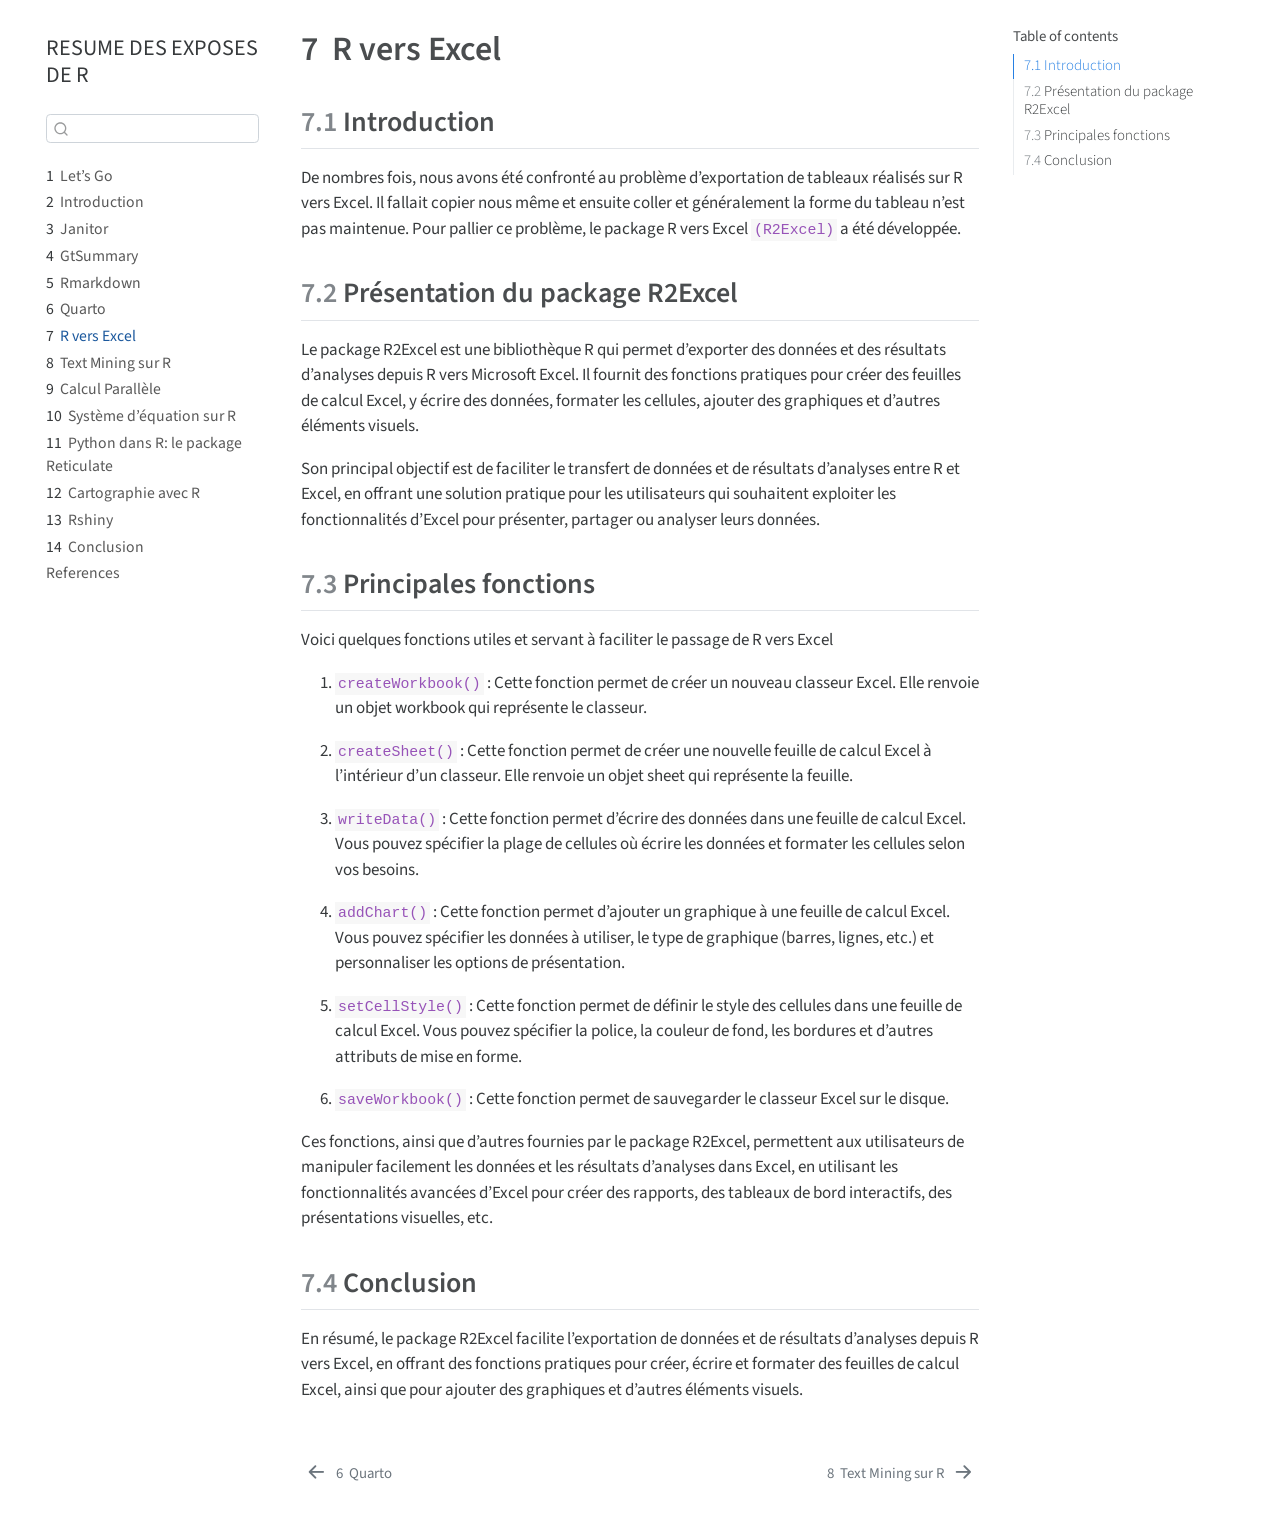
<file: Synthèse des exposés/EXPOSE DE R/_book/RVE.html>
<!DOCTYPE html>
<html xmlns="http://www.w3.org/1999/xhtml" lang="en" xml:lang="en"><head>

<meta charset="utf-8">
<meta name="generator" content="quarto-1.3.361">

<meta name="viewport" content="width=device-width, initial-scale=1.0, user-scalable=yes">


<title>RESUME DES EXPOSES DE R - 7&nbsp; R vers Excel</title>
<style>
code{white-space: pre-wrap;}
span.smallcaps{font-variant: small-caps;}
div.columns{display: flex; gap: min(4vw, 1.5em);}
div.column{flex: auto; overflow-x: auto;}
div.hanging-indent{margin-left: 1.5em; text-indent: -1.5em;}
ul.task-list{list-style: none;}
ul.task-list li input[type="checkbox"] {
  width: 0.8em;
  margin: 0 0.8em 0.2em -1em; /* quarto-specific, see https://github.com/quarto-dev/quarto-cli/issues/4556 */ 
  vertical-align: middle;
}
</style>


<script src="site_libs/quarto-nav/quarto-nav.js"></script>
<script src="site_libs/quarto-nav/headroom.min.js"></script>
<script src="site_libs/clipboard/clipboard.min.js"></script>
<script src="site_libs/quarto-search/autocomplete.umd.js"></script>
<script src="site_libs/quarto-search/fuse.min.js"></script>
<script src="site_libs/quarto-search/quarto-search.js"></script>
<meta name="quarto:offset" content="./">
<link href="./tm.html" rel="next">
<link href="./Document Finale.html" rel="prev">
<script src="site_libs/quarto-html/quarto.js"></script>
<script src="site_libs/quarto-html/popper.min.js"></script>
<script src="site_libs/quarto-html/tippy.umd.min.js"></script>
<script src="site_libs/quarto-html/anchor.min.js"></script>
<link href="site_libs/quarto-html/tippy.css" rel="stylesheet">
<link href="site_libs/quarto-html/quarto-syntax-highlighting.css" rel="stylesheet" id="quarto-text-highlighting-styles">
<script src="site_libs/bootstrap/bootstrap.min.js"></script>
<link href="site_libs/bootstrap/bootstrap-icons.css" rel="stylesheet">
<link href="site_libs/bootstrap/bootstrap.min.css" rel="stylesheet" id="quarto-bootstrap" data-mode="light">
<script id="quarto-search-options" type="application/json">{
  "location": "sidebar",
  "copy-button": false,
  "collapse-after": 3,
  "panel-placement": "start",
  "type": "textbox",
  "limit": 20,
  "language": {
    "search-no-results-text": "No results",
    "search-matching-documents-text": "matching documents",
    "search-copy-link-title": "Copy link to search",
    "search-hide-matches-text": "Hide additional matches",
    "search-more-match-text": "more match in this document",
    "search-more-matches-text": "more matches in this document",
    "search-clear-button-title": "Clear",
    "search-detached-cancel-button-title": "Cancel",
    "search-submit-button-title": "Submit",
    "search-label": "Search"
  }
}</script>


</head>

<body class="nav-sidebar floating">

<div id="quarto-search-results"></div>
  <header id="quarto-header" class="headroom fixed-top">
  <nav class="quarto-secondary-nav">
    <div class="container-fluid d-flex">
      <button type="button" class="quarto-btn-toggle btn" data-bs-toggle="collapse" data-bs-target="#quarto-sidebar,#quarto-sidebar-glass" aria-controls="quarto-sidebar" aria-expanded="false" aria-label="Toggle sidebar navigation" onclick="if (window.quartoToggleHeadroom) { window.quartoToggleHeadroom(); }">
        <i class="bi bi-layout-text-sidebar-reverse"></i>
      </button>
      <nav class="quarto-page-breadcrumbs" aria-label="breadcrumb"><ol class="breadcrumb"><li class="breadcrumb-item"><a href="./RVE.html"><span class="chapter-number">7</span>&nbsp; <span class="chapter-title">R vers Excel</span></a></li></ol></nav>
      <a class="flex-grow-1" role="button" data-bs-toggle="collapse" data-bs-target="#quarto-sidebar,#quarto-sidebar-glass" aria-controls="quarto-sidebar" aria-expanded="false" aria-label="Toggle sidebar navigation" onclick="if (window.quartoToggleHeadroom) { window.quartoToggleHeadroom(); }">      
      </a>
      <button type="button" class="btn quarto-search-button" aria-label="" onclick="window.quartoOpenSearch();">
        <i class="bi bi-search"></i>
      </button>
    </div>
  </nav>
</header>
<!-- content -->
<div id="quarto-content" class="quarto-container page-columns page-rows-contents page-layout-article">
<!-- sidebar -->
  <nav id="quarto-sidebar" class="sidebar collapse collapse-horizontal sidebar-navigation floating overflow-auto">
    <div class="pt-lg-2 mt-2 text-left sidebar-header">
    <div class="sidebar-title mb-0 py-0">
      <a href="./">RESUME DES EXPOSES DE R</a> 
    </div>
      </div>
        <div class="mt-2 flex-shrink-0 align-items-center">
        <div class="sidebar-search">
        <div id="quarto-search" class="" title="Search"></div>
        </div>
        </div>
    <div class="sidebar-menu-container"> 
    <ul class="list-unstyled mt-1">
        <li class="sidebar-item">
  <div class="sidebar-item-container"> 
  <a href="./index.html" class="sidebar-item-text sidebar-link">
 <span class="menu-text"><span class="chapter-number">1</span>&nbsp; <span class="chapter-title">Let’s Go</span></span></a>
  </div>
</li>
        <li class="sidebar-item">
  <div class="sidebar-item-container"> 
  <a href="./intro.html" class="sidebar-item-text sidebar-link">
 <span class="menu-text"><span class="chapter-number">2</span>&nbsp; <span class="chapter-title">Introduction</span></span></a>
  </div>
</li>
        <li class="sidebar-item">
  <div class="sidebar-item-container"> 
  <a href="./Janit.html" class="sidebar-item-text sidebar-link">
 <span class="menu-text"><span class="chapter-number">3</span>&nbsp; <span class="chapter-title">Janitor</span></span></a>
  </div>
</li>
        <li class="sidebar-item">
  <div class="sidebar-item-container"> 
  <a href="./GtSum.html" class="sidebar-item-text sidebar-link">
 <span class="menu-text"><span class="chapter-number">4</span>&nbsp; <span class="chapter-title">GtSummary</span></span></a>
  </div>
</li>
        <li class="sidebar-item">
  <div class="sidebar-item-container"> 
  <a href="./Rmarkdown.html" class="sidebar-item-text sidebar-link">
 <span class="menu-text"><span class="chapter-number">5</span>&nbsp; <span class="chapter-title">Rmarkdown</span></span></a>
  </div>
</li>
        <li class="sidebar-item">
  <div class="sidebar-item-container"> 
  <a href="./Document Finale.html" class="sidebar-item-text sidebar-link">
 <span class="menu-text"><span class="chapter-number">6</span>&nbsp; <span class="chapter-title">Quarto</span></span></a>
  </div>
</li>
        <li class="sidebar-item">
  <div class="sidebar-item-container"> 
  <a href="./RVE.html" class="sidebar-item-text sidebar-link active">
 <span class="menu-text"><span class="chapter-number">7</span>&nbsp; <span class="chapter-title">R vers Excel</span></span></a>
  </div>
</li>
        <li class="sidebar-item">
  <div class="sidebar-item-container"> 
  <a href="./tm.html" class="sidebar-item-text sidebar-link">
 <span class="menu-text"><span class="chapter-number">8</span>&nbsp; <span class="chapter-title">Text Mining sur R</span></span></a>
  </div>
</li>
        <li class="sidebar-item">
  <div class="sidebar-item-container"> 
  <a href="./CP.html" class="sidebar-item-text sidebar-link">
 <span class="menu-text"><span class="chapter-number">9</span>&nbsp; <span class="chapter-title">Calcul Parallèle</span></span></a>
  </div>
</li>
        <li class="sidebar-item">
  <div class="sidebar-item-container"> 
  <a href="./SE.html" class="sidebar-item-text sidebar-link">
 <span class="menu-text"><span class="chapter-number">10</span>&nbsp; <span class="chapter-title">Système d’équation sur R</span></span></a>
  </div>
</li>
        <li class="sidebar-item">
  <div class="sidebar-item-container"> 
  <a href="./Ret.html" class="sidebar-item-text sidebar-link">
 <span class="menu-text"><span class="chapter-number">11</span>&nbsp; <span class="chapter-title">Python dans R: le package Reticulate</span></span></a>
  </div>
</li>
        <li class="sidebar-item">
  <div class="sidebar-item-container"> 
  <a href="./Carto.html" class="sidebar-item-text sidebar-link">
 <span class="menu-text"><span class="chapter-number">12</span>&nbsp; <span class="chapter-title">Cartographie avec R</span></span></a>
  </div>
</li>
        <li class="sidebar-item">
  <div class="sidebar-item-container"> 
  <a href="./Shin.html" class="sidebar-item-text sidebar-link">
 <span class="menu-text"><span class="chapter-number">13</span>&nbsp; <span class="chapter-title">Rshiny</span></span></a>
  </div>
</li>
        <li class="sidebar-item">
  <div class="sidebar-item-container"> 
  <a href="./summary.html" class="sidebar-item-text sidebar-link">
 <span class="menu-text"><span class="chapter-number">14</span>&nbsp; <span class="chapter-title">Conclusion</span></span></a>
  </div>
</li>
        <li class="sidebar-item">
  <div class="sidebar-item-container"> 
  <a href="./references.html" class="sidebar-item-text sidebar-link">
 <span class="menu-text">References</span></a>
  </div>
</li>
    </ul>
    </div>
</nav>
<div id="quarto-sidebar-glass" data-bs-toggle="collapse" data-bs-target="#quarto-sidebar,#quarto-sidebar-glass"></div>
<!-- margin-sidebar -->
    <div id="quarto-margin-sidebar" class="sidebar margin-sidebar">
        <nav id="TOC" role="doc-toc" class="toc-active">
    <h2 id="toc-title">Table of contents</h2>
   
  <ul>
  <li><a href="#introduction" id="toc-introduction" class="nav-link active" data-scroll-target="#introduction"><span class="header-section-number">7.1</span> Introduction</a></li>
  <li><a href="#présentation-du-package-r2excel" id="toc-présentation-du-package-r2excel" class="nav-link" data-scroll-target="#présentation-du-package-r2excel"><span class="header-section-number">7.2</span> Présentation du package R2Excel</a></li>
  <li><a href="#principales-fonctions" id="toc-principales-fonctions" class="nav-link" data-scroll-target="#principales-fonctions"><span class="header-section-number">7.3</span> Principales fonctions</a></li>
  <li><a href="#conclusion" id="toc-conclusion" class="nav-link" data-scroll-target="#conclusion"><span class="header-section-number">7.4</span> Conclusion</a></li>
  </ul>
</nav>
    </div>
<!-- main -->
<main class="content" id="quarto-document-content">

<header id="title-block-header" class="quarto-title-block default">
<div class="quarto-title">
<h1 class="title"><span class="chapter-number">7</span>&nbsp; <span class="chapter-title">R vers Excel</span></h1>
</div>



<div class="quarto-title-meta">

    
  
    
  </div>
  

</header>

<section id="introduction" class="level2" data-number="7.1">
<h2 data-number="7.1" class="anchored" data-anchor-id="introduction"><span class="header-section-number">7.1</span> Introduction</h2>
<p>De nombres fois, nous avons été confronté au problème d’exportation de tableaux réalisés sur R vers Excel. Il fallait copier nous même et ensuite coller et généralement la forme du tableau n’est pas maintenue. Pour pallier ce problème, le package R vers Excel <code>(R2Excel)</code> a été développée.</p>
</section>
<section id="présentation-du-package-r2excel" class="level2" data-number="7.2">
<h2 data-number="7.2" class="anchored" data-anchor-id="présentation-du-package-r2excel"><span class="header-section-number">7.2</span> Présentation du package R2Excel</h2>
<p>Le package R2Excel est une bibliothèque R qui permet d’exporter des données et des résultats d’analyses depuis R vers Microsoft Excel. Il fournit des fonctions pratiques pour créer des feuilles de calcul Excel, y écrire des données, formater les cellules, ajouter des graphiques et d’autres éléments visuels.</p>
<p>Son principal objectif est de faciliter le transfert de données et de résultats d’analyses entre R et Excel, en offrant une solution pratique pour les utilisateurs qui souhaitent exploiter les fonctionnalités d’Excel pour présenter, partager ou analyser leurs données.</p>
</section>
<section id="principales-fonctions" class="level2" data-number="7.3">
<h2 data-number="7.3" class="anchored" data-anchor-id="principales-fonctions"><span class="header-section-number">7.3</span> Principales fonctions</h2>
<p>Voici quelques fonctions utiles et servant à faciliter le passage de R vers Excel</p>
<ol type="1">
<li><p><code>createWorkbook()</code> : Cette fonction permet de créer un nouveau classeur Excel. Elle renvoie un objet workbook qui représente le classeur.</p></li>
<li><p><code>createSheet()</code> : Cette fonction permet de créer une nouvelle feuille de calcul Excel à l’intérieur d’un classeur. Elle renvoie un objet sheet qui représente la feuille.</p></li>
<li><p><code>writeData()</code> : Cette fonction permet d’écrire des données dans une feuille de calcul Excel. Vous pouvez spécifier la plage de cellules où écrire les données et formater les cellules selon vos besoins.</p></li>
<li><p><code>addChart()</code> : Cette fonction permet d’ajouter un graphique à une feuille de calcul Excel. Vous pouvez spécifier les données à utiliser, le type de graphique (barres, lignes, etc.) et personnaliser les options de présentation.</p></li>
<li><p><code>setCellStyle()</code> : Cette fonction permet de définir le style des cellules dans une feuille de calcul Excel. Vous pouvez spécifier la police, la couleur de fond, les bordures et d’autres attributs de mise en forme.</p></li>
<li><p><code>saveWorkbook()</code> : Cette fonction permet de sauvegarder le classeur Excel sur le disque.</p></li>
</ol>
<p>Ces fonctions, ainsi que d’autres fournies par le package R2Excel, permettent aux utilisateurs de manipuler facilement les données et les résultats d’analyses dans Excel, en utilisant les fonctionnalités avancées d’Excel pour créer des rapports, des tableaux de bord interactifs, des présentations visuelles, etc.</p>
</section>
<section id="conclusion" class="level2" data-number="7.4">
<h2 data-number="7.4" class="anchored" data-anchor-id="conclusion"><span class="header-section-number">7.4</span> Conclusion</h2>
<p>En résumé, le package R2Excel facilite l’exportation de données et de résultats d’analyses depuis R vers Excel, en offrant des fonctions pratiques pour créer, écrire et formater des feuilles de calcul Excel, ainsi que pour ajouter des graphiques et d’autres éléments visuels.</p>


</section>

</main> <!-- /main -->
<script id="quarto-html-after-body" type="application/javascript">
window.document.addEventListener("DOMContentLoaded", function (event) {
  const toggleBodyColorMode = (bsSheetEl) => {
    const mode = bsSheetEl.getAttribute("data-mode");
    const bodyEl = window.document.querySelector("body");
    if (mode === "dark") {
      bodyEl.classList.add("quarto-dark");
      bodyEl.classList.remove("quarto-light");
    } else {
      bodyEl.classList.add("quarto-light");
      bodyEl.classList.remove("quarto-dark");
    }
  }
  const toggleBodyColorPrimary = () => {
    const bsSheetEl = window.document.querySelector("link#quarto-bootstrap");
    if (bsSheetEl) {
      toggleBodyColorMode(bsSheetEl);
    }
  }
  toggleBodyColorPrimary();  
  const icon = "";
  const anchorJS = new window.AnchorJS();
  anchorJS.options = {
    placement: 'right',
    icon: icon
  };
  anchorJS.add('.anchored');
  const isCodeAnnotation = (el) => {
    for (const clz of el.classList) {
      if (clz.startsWith('code-annotation-')) {                     
        return true;
      }
    }
    return false;
  }
  const clipboard = new window.ClipboardJS('.code-copy-button', {
    text: function(trigger) {
      const codeEl = trigger.previousElementSibling.cloneNode(true);
      for (const childEl of codeEl.children) {
        if (isCodeAnnotation(childEl)) {
          childEl.remove();
        }
      }
      return codeEl.innerText;
    }
  });
  clipboard.on('success', function(e) {
    // button target
    const button = e.trigger;
    // don't keep focus
    button.blur();
    // flash "checked"
    button.classList.add('code-copy-button-checked');
    var currentTitle = button.getAttribute("title");
    button.setAttribute("title", "Copied!");
    let tooltip;
    if (window.bootstrap) {
      button.setAttribute("data-bs-toggle", "tooltip");
      button.setAttribute("data-bs-placement", "left");
      button.setAttribute("data-bs-title", "Copied!");
      tooltip = new bootstrap.Tooltip(button, 
        { trigger: "manual", 
          customClass: "code-copy-button-tooltip",
          offset: [0, -8]});
      tooltip.show();    
    }
    setTimeout(function() {
      if (tooltip) {
        tooltip.hide();
        button.removeAttribute("data-bs-title");
        button.removeAttribute("data-bs-toggle");
        button.removeAttribute("data-bs-placement");
      }
      button.setAttribute("title", currentTitle);
      button.classList.remove('code-copy-button-checked');
    }, 1000);
    // clear code selection
    e.clearSelection();
  });
  function tippyHover(el, contentFn) {
    const config = {
      allowHTML: true,
      content: contentFn,
      maxWidth: 500,
      delay: 100,
      arrow: false,
      appendTo: function(el) {
          return el.parentElement;
      },
      interactive: true,
      interactiveBorder: 10,
      theme: 'quarto',
      placement: 'bottom-start'
    };
    window.tippy(el, config); 
  }
  const noterefs = window.document.querySelectorAll('a[role="doc-noteref"]');
  for (var i=0; i<noterefs.length; i++) {
    const ref = noterefs[i];
    tippyHover(ref, function() {
      // use id or data attribute instead here
      let href = ref.getAttribute('data-footnote-href') || ref.getAttribute('href');
      try { href = new URL(href).hash; } catch {}
      const id = href.replace(/^#\/?/, "");
      const note = window.document.getElementById(id);
      return note.innerHTML;
    });
  }
      let selectedAnnoteEl;
      const selectorForAnnotation = ( cell, annotation) => {
        let cellAttr = 'data-code-cell="' + cell + '"';
        let lineAttr = 'data-code-annotation="' +  annotation + '"';
        const selector = 'span[' + cellAttr + '][' + lineAttr + ']';
        return selector;
      }
      const selectCodeLines = (annoteEl) => {
        const doc = window.document;
        const targetCell = annoteEl.getAttribute("data-target-cell");
        const targetAnnotation = annoteEl.getAttribute("data-target-annotation");
        const annoteSpan = window.document.querySelector(selectorForAnnotation(targetCell, targetAnnotation));
        const lines = annoteSpan.getAttribute("data-code-lines").split(",");
        const lineIds = lines.map((line) => {
          return targetCell + "-" + line;
        })
        let top = null;
        let height = null;
        let parent = null;
        if (lineIds.length > 0) {
            //compute the position of the single el (top and bottom and make a div)
            const el = window.document.getElementById(lineIds[0]);
            top = el.offsetTop;
            height = el.offsetHeight;
            parent = el.parentElement.parentElement;
          if (lineIds.length > 1) {
            const lastEl = window.document.getElementById(lineIds[lineIds.length - 1]);
            const bottom = lastEl.offsetTop + lastEl.offsetHeight;
            height = bottom - top;
          }
          if (top !== null && height !== null && parent !== null) {
            // cook up a div (if necessary) and position it 
            let div = window.document.getElementById("code-annotation-line-highlight");
            if (div === null) {
              div = window.document.createElement("div");
              div.setAttribute("id", "code-annotation-line-highlight");
              div.style.position = 'absolute';
              parent.appendChild(div);
            }
            div.style.top = top - 2 + "px";
            div.style.height = height + 4 + "px";
            let gutterDiv = window.document.getElementById("code-annotation-line-highlight-gutter");
            if (gutterDiv === null) {
              gutterDiv = window.document.createElement("div");
              gutterDiv.setAttribute("id", "code-annotation-line-highlight-gutter");
              gutterDiv.style.position = 'absolute';
              const codeCell = window.document.getElementById(targetCell);
              const gutter = codeCell.querySelector('.code-annotation-gutter');
              gutter.appendChild(gutterDiv);
            }
            gutterDiv.style.top = top - 2 + "px";
            gutterDiv.style.height = height + 4 + "px";
          }
          selectedAnnoteEl = annoteEl;
        }
      };
      const unselectCodeLines = () => {
        const elementsIds = ["code-annotation-line-highlight", "code-annotation-line-highlight-gutter"];
        elementsIds.forEach((elId) => {
          const div = window.document.getElementById(elId);
          if (div) {
            div.remove();
          }
        });
        selectedAnnoteEl = undefined;
      };
      // Attach click handler to the DT
      const annoteDls = window.document.querySelectorAll('dt[data-target-cell]');
      for (const annoteDlNode of annoteDls) {
        annoteDlNode.addEventListener('click', (event) => {
          const clickedEl = event.target;
          if (clickedEl !== selectedAnnoteEl) {
            unselectCodeLines();
            const activeEl = window.document.querySelector('dt[data-target-cell].code-annotation-active');
            if (activeEl) {
              activeEl.classList.remove('code-annotation-active');
            }
            selectCodeLines(clickedEl);
            clickedEl.classList.add('code-annotation-active');
          } else {
            // Unselect the line
            unselectCodeLines();
            clickedEl.classList.remove('code-annotation-active');
          }
        });
      }
  const findCites = (el) => {
    const parentEl = el.parentElement;
    if (parentEl) {
      const cites = parentEl.dataset.cites;
      if (cites) {
        return {
          el,
          cites: cites.split(' ')
        };
      } else {
        return findCites(el.parentElement)
      }
    } else {
      return undefined;
    }
  };
  var bibliorefs = window.document.querySelectorAll('a[role="doc-biblioref"]');
  for (var i=0; i<bibliorefs.length; i++) {
    const ref = bibliorefs[i];
    const citeInfo = findCites(ref);
    if (citeInfo) {
      tippyHover(citeInfo.el, function() {
        var popup = window.document.createElement('div');
        citeInfo.cites.forEach(function(cite) {
          var citeDiv = window.document.createElement('div');
          citeDiv.classList.add('hanging-indent');
          citeDiv.classList.add('csl-entry');
          var biblioDiv = window.document.getElementById('ref-' + cite);
          if (biblioDiv) {
            citeDiv.innerHTML = biblioDiv.innerHTML;
          }
          popup.appendChild(citeDiv);
        });
        return popup.innerHTML;
      });
    }
  }
});
</script>
<nav class="page-navigation">
  <div class="nav-page nav-page-previous">
      <a href="./Document Finale.html" class="pagination-link">
        <i class="bi bi-arrow-left-short"></i> <span class="nav-page-text"><span class="chapter-number">6</span>&nbsp; <span class="chapter-title">Quarto</span></span>
      </a>          
  </div>
  <div class="nav-page nav-page-next">
      <a href="./tm.html" class="pagination-link">
        <span class="nav-page-text"><span class="chapter-number">8</span>&nbsp; <span class="chapter-title">Text Mining sur R</span></span> <i class="bi bi-arrow-right-short"></i>
      </a>
  </div>
</nav>
</div> <!-- /content -->



</body></html>
</file>
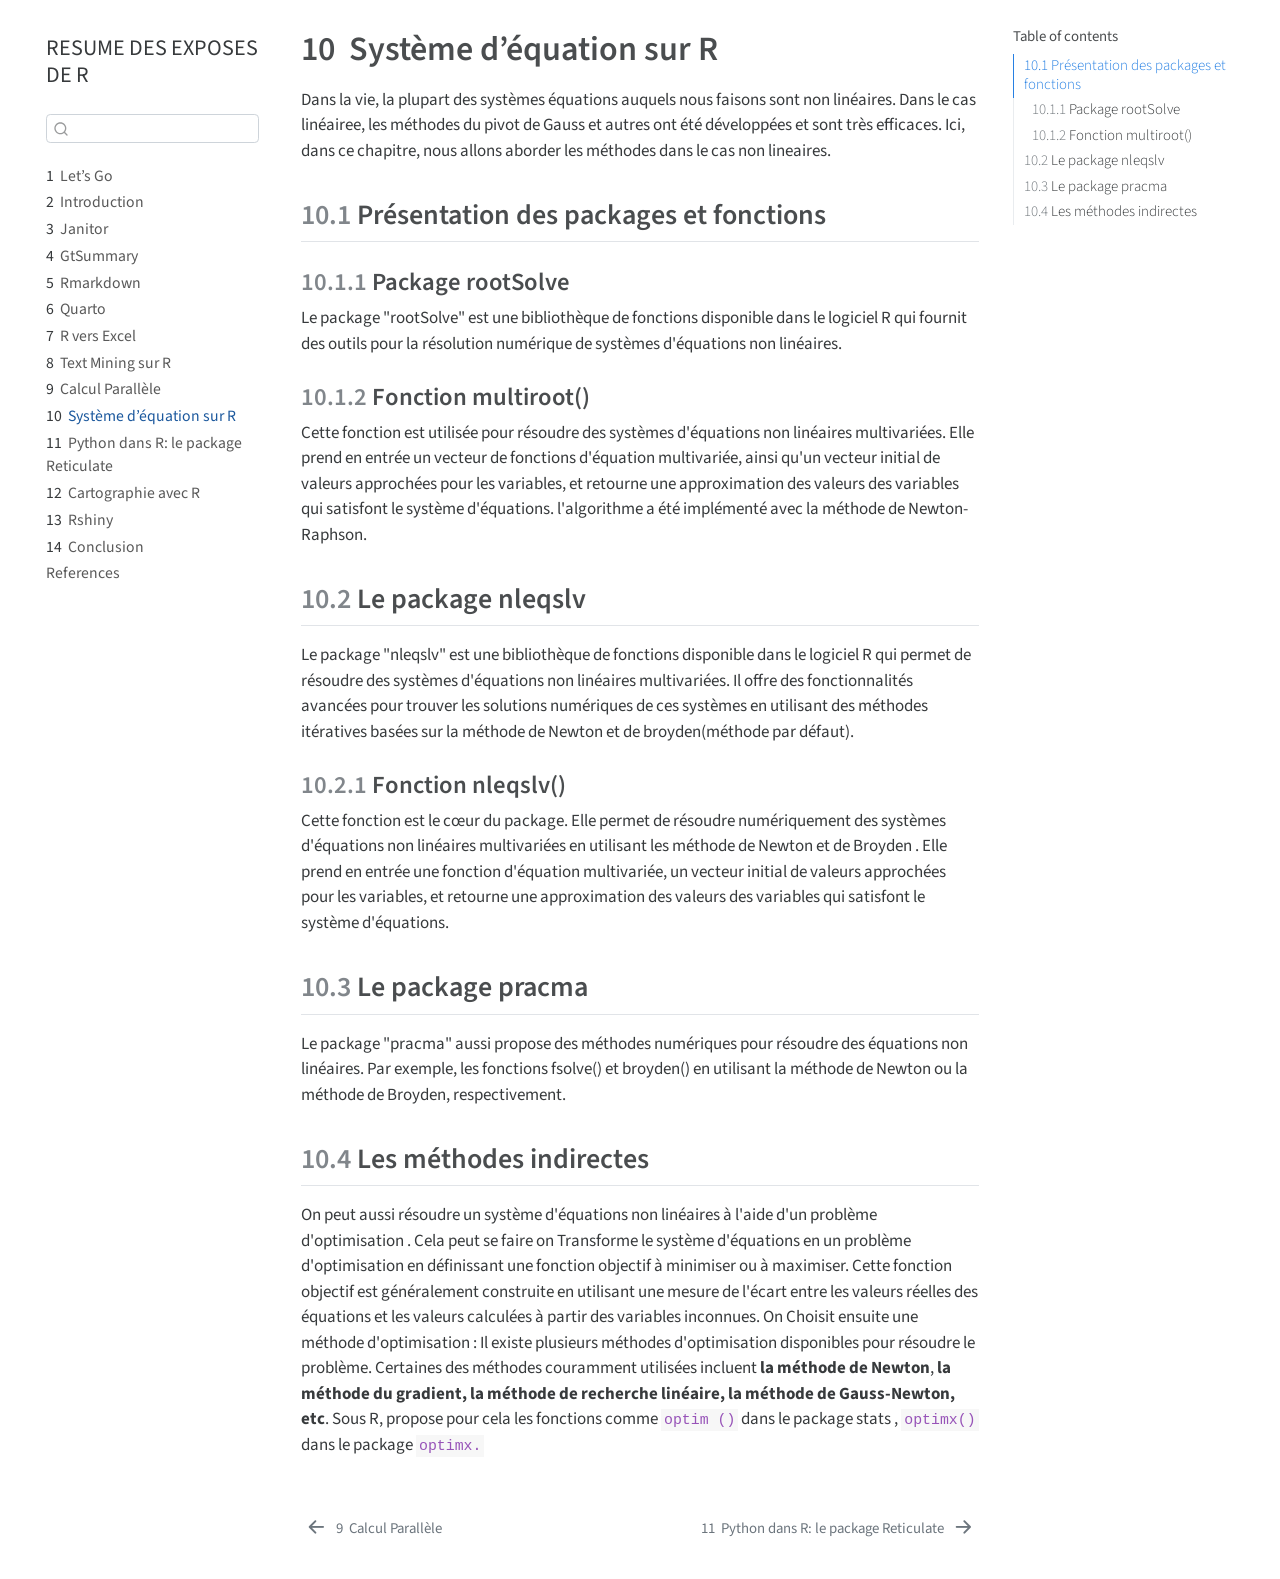
<file: Synthèse des exposés/EXPOSE DE R/_book/SE.html>
<!DOCTYPE html>
<html xmlns="http://www.w3.org/1999/xhtml" lang="en" xml:lang="en"><head>

<meta charset="utf-8">
<meta name="generator" content="quarto-1.3.361">

<meta name="viewport" content="width=device-width, initial-scale=1.0, user-scalable=yes">


<title>RESUME DES EXPOSES DE R - 10&nbsp; Système d’équation sur R</title>
<style>
code{white-space: pre-wrap;}
span.smallcaps{font-variant: small-caps;}
div.columns{display: flex; gap: min(4vw, 1.5em);}
div.column{flex: auto; overflow-x: auto;}
div.hanging-indent{margin-left: 1.5em; text-indent: -1.5em;}
ul.task-list{list-style: none;}
ul.task-list li input[type="checkbox"] {
  width: 0.8em;
  margin: 0 0.8em 0.2em -1em; /* quarto-specific, see https://github.com/quarto-dev/quarto-cli/issues/4556 */ 
  vertical-align: middle;
}
</style>


<script src="site_libs/quarto-nav/quarto-nav.js"></script>
<script src="site_libs/quarto-nav/headroom.min.js"></script>
<script src="site_libs/clipboard/clipboard.min.js"></script>
<script src="site_libs/quarto-search/autocomplete.umd.js"></script>
<script src="site_libs/quarto-search/fuse.min.js"></script>
<script src="site_libs/quarto-search/quarto-search.js"></script>
<meta name="quarto:offset" content="./">
<link href="./Ret.html" rel="next">
<link href="./CP.html" rel="prev">
<script src="site_libs/quarto-html/quarto.js"></script>
<script src="site_libs/quarto-html/popper.min.js"></script>
<script src="site_libs/quarto-html/tippy.umd.min.js"></script>
<script src="site_libs/quarto-html/anchor.min.js"></script>
<link href="site_libs/quarto-html/tippy.css" rel="stylesheet">
<link href="site_libs/quarto-html/quarto-syntax-highlighting.css" rel="stylesheet" id="quarto-text-highlighting-styles">
<script src="site_libs/bootstrap/bootstrap.min.js"></script>
<link href="site_libs/bootstrap/bootstrap-icons.css" rel="stylesheet">
<link href="site_libs/bootstrap/bootstrap.min.css" rel="stylesheet" id="quarto-bootstrap" data-mode="light">
<script id="quarto-search-options" type="application/json">{
  "location": "sidebar",
  "copy-button": false,
  "collapse-after": 3,
  "panel-placement": "start",
  "type": "textbox",
  "limit": 20,
  "language": {
    "search-no-results-text": "No results",
    "search-matching-documents-text": "matching documents",
    "search-copy-link-title": "Copy link to search",
    "search-hide-matches-text": "Hide additional matches",
    "search-more-match-text": "more match in this document",
    "search-more-matches-text": "more matches in this document",
    "search-clear-button-title": "Clear",
    "search-detached-cancel-button-title": "Cancel",
    "search-submit-button-title": "Submit",
    "search-label": "Search"
  }
}</script>


</head>

<body class="nav-sidebar floating">

<div id="quarto-search-results"></div>
  <header id="quarto-header" class="headroom fixed-top">
  <nav class="quarto-secondary-nav">
    <div class="container-fluid d-flex">
      <button type="button" class="quarto-btn-toggle btn" data-bs-toggle="collapse" data-bs-target="#quarto-sidebar,#quarto-sidebar-glass" aria-controls="quarto-sidebar" aria-expanded="false" aria-label="Toggle sidebar navigation" onclick="if (window.quartoToggleHeadroom) { window.quartoToggleHeadroom(); }">
        <i class="bi bi-layout-text-sidebar-reverse"></i>
      </button>
      <nav class="quarto-page-breadcrumbs" aria-label="breadcrumb"><ol class="breadcrumb"><li class="breadcrumb-item"><a href="./SE.html"><span class="chapter-number">10</span>&nbsp; <span class="chapter-title">Système d'équation sur R</span></a></li></ol></nav>
      <a class="flex-grow-1" role="button" data-bs-toggle="collapse" data-bs-target="#quarto-sidebar,#quarto-sidebar-glass" aria-controls="quarto-sidebar" aria-expanded="false" aria-label="Toggle sidebar navigation" onclick="if (window.quartoToggleHeadroom) { window.quartoToggleHeadroom(); }">      
      </a>
      <button type="button" class="btn quarto-search-button" aria-label="" onclick="window.quartoOpenSearch();">
        <i class="bi bi-search"></i>
      </button>
    </div>
  </nav>
</header>
<!-- content -->
<div id="quarto-content" class="quarto-container page-columns page-rows-contents page-layout-article">
<!-- sidebar -->
  <nav id="quarto-sidebar" class="sidebar collapse collapse-horizontal sidebar-navigation floating overflow-auto">
    <div class="pt-lg-2 mt-2 text-left sidebar-header">
    <div class="sidebar-title mb-0 py-0">
      <a href="./">RESUME DES EXPOSES DE R</a> 
    </div>
      </div>
        <div class="mt-2 flex-shrink-0 align-items-center">
        <div class="sidebar-search">
        <div id="quarto-search" class="" title="Search"></div>
        </div>
        </div>
    <div class="sidebar-menu-container"> 
    <ul class="list-unstyled mt-1">
        <li class="sidebar-item">
  <div class="sidebar-item-container"> 
  <a href="./index.html" class="sidebar-item-text sidebar-link">
 <span class="menu-text"><span class="chapter-number">1</span>&nbsp; <span class="chapter-title">Let’s Go</span></span></a>
  </div>
</li>
        <li class="sidebar-item">
  <div class="sidebar-item-container"> 
  <a href="./intro.html" class="sidebar-item-text sidebar-link">
 <span class="menu-text"><span class="chapter-number">2</span>&nbsp; <span class="chapter-title">Introduction</span></span></a>
  </div>
</li>
        <li class="sidebar-item">
  <div class="sidebar-item-container"> 
  <a href="./Janit.html" class="sidebar-item-text sidebar-link">
 <span class="menu-text"><span class="chapter-number">3</span>&nbsp; <span class="chapter-title">Janitor</span></span></a>
  </div>
</li>
        <li class="sidebar-item">
  <div class="sidebar-item-container"> 
  <a href="./GtSum.html" class="sidebar-item-text sidebar-link">
 <span class="menu-text"><span class="chapter-number">4</span>&nbsp; <span class="chapter-title">GtSummary</span></span></a>
  </div>
</li>
        <li class="sidebar-item">
  <div class="sidebar-item-container"> 
  <a href="./Rmarkdown.html" class="sidebar-item-text sidebar-link">
 <span class="menu-text"><span class="chapter-number">5</span>&nbsp; <span class="chapter-title">Rmarkdown</span></span></a>
  </div>
</li>
        <li class="sidebar-item">
  <div class="sidebar-item-container"> 
  <a href="./Document Finale.html" class="sidebar-item-text sidebar-link">
 <span class="menu-text"><span class="chapter-number">6</span>&nbsp; <span class="chapter-title">Quarto</span></span></a>
  </div>
</li>
        <li class="sidebar-item">
  <div class="sidebar-item-container"> 
  <a href="./RVE.html" class="sidebar-item-text sidebar-link">
 <span class="menu-text"><span class="chapter-number">7</span>&nbsp; <span class="chapter-title">R vers Excel</span></span></a>
  </div>
</li>
        <li class="sidebar-item">
  <div class="sidebar-item-container"> 
  <a href="./tm.html" class="sidebar-item-text sidebar-link">
 <span class="menu-text"><span class="chapter-number">8</span>&nbsp; <span class="chapter-title">Text Mining sur R</span></span></a>
  </div>
</li>
        <li class="sidebar-item">
  <div class="sidebar-item-container"> 
  <a href="./CP.html" class="sidebar-item-text sidebar-link">
 <span class="menu-text"><span class="chapter-number">9</span>&nbsp; <span class="chapter-title">Calcul Parallèle</span></span></a>
  </div>
</li>
        <li class="sidebar-item">
  <div class="sidebar-item-container"> 
  <a href="./SE.html" class="sidebar-item-text sidebar-link active">
 <span class="menu-text"><span class="chapter-number">10</span>&nbsp; <span class="chapter-title">Système d’équation sur R</span></span></a>
  </div>
</li>
        <li class="sidebar-item">
  <div class="sidebar-item-container"> 
  <a href="./Ret.html" class="sidebar-item-text sidebar-link">
 <span class="menu-text"><span class="chapter-number">11</span>&nbsp; <span class="chapter-title">Python dans R: le package Reticulate</span></span></a>
  </div>
</li>
        <li class="sidebar-item">
  <div class="sidebar-item-container"> 
  <a href="./Carto.html" class="sidebar-item-text sidebar-link">
 <span class="menu-text"><span class="chapter-number">12</span>&nbsp; <span class="chapter-title">Cartographie avec R</span></span></a>
  </div>
</li>
        <li class="sidebar-item">
  <div class="sidebar-item-container"> 
  <a href="./Shin.html" class="sidebar-item-text sidebar-link">
 <span class="menu-text"><span class="chapter-number">13</span>&nbsp; <span class="chapter-title">Rshiny</span></span></a>
  </div>
</li>
        <li class="sidebar-item">
  <div class="sidebar-item-container"> 
  <a href="./summary.html" class="sidebar-item-text sidebar-link">
 <span class="menu-text"><span class="chapter-number">14</span>&nbsp; <span class="chapter-title">Conclusion</span></span></a>
  </div>
</li>
        <li class="sidebar-item">
  <div class="sidebar-item-container"> 
  <a href="./references.html" class="sidebar-item-text sidebar-link">
 <span class="menu-text">References</span></a>
  </div>
</li>
    </ul>
    </div>
</nav>
<div id="quarto-sidebar-glass" data-bs-toggle="collapse" data-bs-target="#quarto-sidebar,#quarto-sidebar-glass"></div>
<!-- margin-sidebar -->
    <div id="quarto-margin-sidebar" class="sidebar margin-sidebar">
        <nav id="TOC" role="doc-toc" class="toc-active">
    <h2 id="toc-title">Table of contents</h2>
   
  <ul>
  <li><a href="#présentation-des-packages-et-fonctions" id="toc-présentation-des-packages-et-fonctions" class="nav-link active" data-scroll-target="#présentation-des-packages-et-fonctions"><span class="header-section-number">10.1</span> Présentation des packages et fonctions</a>
  <ul class="collapse">
  <li><a href="#package-rootsolve" id="toc-package-rootsolve" class="nav-link" data-scroll-target="#package-rootsolve"><span class="header-section-number">10.1.1</span> Package rootSolve</a></li>
  <li><a href="#fonction-multiroot" id="toc-fonction-multiroot" class="nav-link" data-scroll-target="#fonction-multiroot"><span class="header-section-number">10.1.2</span> Fonction multiroot()</a></li>
  </ul></li>
  <li><a href="#le-package-nleqslv" id="toc-le-package-nleqslv" class="nav-link" data-scroll-target="#le-package-nleqslv"><span class="header-section-number">10.2</span> Le package nleqslv</a>
  <ul class="collapse">
  <li><a href="#fonction-nleqslv" id="toc-fonction-nleqslv" class="nav-link" data-scroll-target="#fonction-nleqslv"><span class="header-section-number">10.2.1</span> Fonction nleqslv()</a></li>
  </ul></li>
  <li><a href="#le-package-pracma" id="toc-le-package-pracma" class="nav-link" data-scroll-target="#le-package-pracma"><span class="header-section-number">10.3</span> Le package pracma</a></li>
  <li><a href="#les-méthodes-indirectes" id="toc-les-méthodes-indirectes" class="nav-link" data-scroll-target="#les-méthodes-indirectes"><span class="header-section-number">10.4</span> Les méthodes indirectes</a></li>
  </ul>
</nav>
    </div>
<!-- main -->
<main class="content" id="quarto-document-content">

<header id="title-block-header" class="quarto-title-block default">
<div class="quarto-title">
<h1 class="title"><span class="chapter-number">10</span>&nbsp; <span class="chapter-title">Système d’équation sur R</span></h1>
</div>



<div class="quarto-title-meta">

    
  
    
  </div>
  

</header>

<p>Dans la vie, la plupart des systèmes équations auquels nous faisons sont non linéaires. Dans le cas linéairee, les méthodes du pivot de Gauss et autres ont été développées et sont très efficaces. Ici, dans ce chapitre, nous allons aborder les méthodes dans le cas non lineaires.</p>
<section id="présentation-des-packages-et-fonctions" class="level2" data-number="10.1">
<h2 data-number="10.1" class="anchored" data-anchor-id="présentation-des-packages-et-fonctions"><span class="header-section-number">10.1</span> Présentation des packages et fonctions</h2>
<section id="package-rootsolve" class="level3" data-number="10.1.1">
<h3 data-number="10.1.1" class="anchored" data-anchor-id="package-rootsolve"><span class="header-section-number">10.1.1</span> Package rootSolve</h3>
<p>Le package "rootSolve" est une bibliothèque de fonctions disponible dans le logiciel R qui fournit des outils pour la résolution numérique de systèmes d'équations non linéaires.</p>
</section>
<section id="fonction-multiroot" class="level3" data-number="10.1.2">
<h3 data-number="10.1.2" class="anchored" data-anchor-id="fonction-multiroot"><span class="header-section-number">10.1.2</span> Fonction multiroot()</h3>
<p>Cette fonction est utilisée pour résoudre des systèmes d'équations non linéaires multivariées. Elle prend en entrée un vecteur de fonctions d'équation multivariée, ainsi qu'un vecteur initial de valeurs approchées pour les variables, et retourne une approximation des valeurs des variables qui satisfont le système d'équations. l'algorithme a été implémenté avec la méthode de Newton-Raphson.</p>
</section>
</section>
<section id="le-package-nleqslv" class="level2" data-number="10.2">
<h2 data-number="10.2" class="anchored" data-anchor-id="le-package-nleqslv"><span class="header-section-number">10.2</span> Le package nleqslv</h2>
<p>Le package "nleqslv" est une bibliothèque de fonctions disponible dans le logiciel R qui permet de résoudre des systèmes d'équations non linéaires multivariées. Il offre des fonctionnalités avancées pour trouver les solutions numériques de ces systèmes en utilisant des méthodes itératives basées sur la méthode de Newton et de broyden(méthode par défaut).</p>
<section id="fonction-nleqslv" class="level3" data-number="10.2.1">
<h3 data-number="10.2.1" class="anchored" data-anchor-id="fonction-nleqslv"><span class="header-section-number">10.2.1</span> Fonction nleqslv()</h3>
<p>Cette fonction est le cœur du package. Elle permet de résoudre numériquement des systèmes d'équations non linéaires multivariées en utilisant les méthode de Newton et de Broyden . Elle prend en entrée une fonction d'équation multivariée, un vecteur initial de valeurs approchées pour les variables, et retourne une approximation des valeurs des variables qui satisfont le système d'équations.</p>
</section>
</section>
<section id="le-package-pracma" class="level2" data-number="10.3">
<h2 data-number="10.3" class="anchored" data-anchor-id="le-package-pracma"><span class="header-section-number">10.3</span> Le package pracma</h2>
<p>Le package "pracma" aussi propose des méthodes numériques pour résoudre des équations non linéaires. Par exemple, les fonctions fsolve() et broyden() en utilisant la méthode de Newton ou la méthode de Broyden, respectivement.</p>
</section>
<section id="les-méthodes-indirectes" class="level2" data-number="10.4">
<h2 data-number="10.4" class="anchored" data-anchor-id="les-méthodes-indirectes"><span class="header-section-number">10.4</span> Les méthodes indirectes</h2>
<p>On peut aussi résoudre un système d'équations non linéaires à l'aide d'un problème d'optimisation . Cela peut se faire on Transforme le système d'équations en un problème d'optimisation en définissant une fonction objectif à minimiser ou à maximiser. Cette fonction objectif est généralement construite en utilisant une mesure de l'écart entre les valeurs réelles des équations et les valeurs calculées à partir des variables inconnues. On Choisit ensuite une méthode d'optimisation : Il existe plusieurs méthodes d'optimisation disponibles pour résoudre le problème. Certaines des méthodes couramment utilisées incluent <strong>la méthode de Newton</strong>, <strong>la</strong> <strong>méthode du gradient, la méthode de recherche linéaire, la méthode de Gauss-Newton, etc</strong>. Sous R, propose pour cela les fonctions comme <code>optim ()</code> dans le package stats , <code>optimx()</code> dans le package <code>optimx.</code></p>


</section>

</main> <!-- /main -->
<script id="quarto-html-after-body" type="application/javascript">
window.document.addEventListener("DOMContentLoaded", function (event) {
  const toggleBodyColorMode = (bsSheetEl) => {
    const mode = bsSheetEl.getAttribute("data-mode");
    const bodyEl = window.document.querySelector("body");
    if (mode === "dark") {
      bodyEl.classList.add("quarto-dark");
      bodyEl.classList.remove("quarto-light");
    } else {
      bodyEl.classList.add("quarto-light");
      bodyEl.classList.remove("quarto-dark");
    }
  }
  const toggleBodyColorPrimary = () => {
    const bsSheetEl = window.document.querySelector("link#quarto-bootstrap");
    if (bsSheetEl) {
      toggleBodyColorMode(bsSheetEl);
    }
  }
  toggleBodyColorPrimary();  
  const icon = "";
  const anchorJS = new window.AnchorJS();
  anchorJS.options = {
    placement: 'right',
    icon: icon
  };
  anchorJS.add('.anchored');
  const isCodeAnnotation = (el) => {
    for (const clz of el.classList) {
      if (clz.startsWith('code-annotation-')) {                     
        return true;
      }
    }
    return false;
  }
  const clipboard = new window.ClipboardJS('.code-copy-button', {
    text: function(trigger) {
      const codeEl = trigger.previousElementSibling.cloneNode(true);
      for (const childEl of codeEl.children) {
        if (isCodeAnnotation(childEl)) {
          childEl.remove();
        }
      }
      return codeEl.innerText;
    }
  });
  clipboard.on('success', function(e) {
    // button target
    const button = e.trigger;
    // don't keep focus
    button.blur();
    // flash "checked"
    button.classList.add('code-copy-button-checked');
    var currentTitle = button.getAttribute("title");
    button.setAttribute("title", "Copied!");
    let tooltip;
    if (window.bootstrap) {
      button.setAttribute("data-bs-toggle", "tooltip");
      button.setAttribute("data-bs-placement", "left");
      button.setAttribute("data-bs-title", "Copied!");
      tooltip = new bootstrap.Tooltip(button, 
        { trigger: "manual", 
          customClass: "code-copy-button-tooltip",
          offset: [0, -8]});
      tooltip.show();    
    }
    setTimeout(function() {
      if (tooltip) {
        tooltip.hide();
        button.removeAttribute("data-bs-title");
        button.removeAttribute("data-bs-toggle");
        button.removeAttribute("data-bs-placement");
      }
      button.setAttribute("title", currentTitle);
      button.classList.remove('code-copy-button-checked');
    }, 1000);
    // clear code selection
    e.clearSelection();
  });
  function tippyHover(el, contentFn) {
    const config = {
      allowHTML: true,
      content: contentFn,
      maxWidth: 500,
      delay: 100,
      arrow: false,
      appendTo: function(el) {
          return el.parentElement;
      },
      interactive: true,
      interactiveBorder: 10,
      theme: 'quarto',
      placement: 'bottom-start'
    };
    window.tippy(el, config); 
  }
  const noterefs = window.document.querySelectorAll('a[role="doc-noteref"]');
  for (var i=0; i<noterefs.length; i++) {
    const ref = noterefs[i];
    tippyHover(ref, function() {
      // use id or data attribute instead here
      let href = ref.getAttribute('data-footnote-href') || ref.getAttribute('href');
      try { href = new URL(href).hash; } catch {}
      const id = href.replace(/^#\/?/, "");
      const note = window.document.getElementById(id);
      return note.innerHTML;
    });
  }
      let selectedAnnoteEl;
      const selectorForAnnotation = ( cell, annotation) => {
        let cellAttr = 'data-code-cell="' + cell + '"';
        let lineAttr = 'data-code-annotation="' +  annotation + '"';
        const selector = 'span[' + cellAttr + '][' + lineAttr + ']';
        return selector;
      }
      const selectCodeLines = (annoteEl) => {
        const doc = window.document;
        const targetCell = annoteEl.getAttribute("data-target-cell");
        const targetAnnotation = annoteEl.getAttribute("data-target-annotation");
        const annoteSpan = window.document.querySelector(selectorForAnnotation(targetCell, targetAnnotation));
        const lines = annoteSpan.getAttribute("data-code-lines").split(",");
        const lineIds = lines.map((line) => {
          return targetCell + "-" + line;
        })
        let top = null;
        let height = null;
        let parent = null;
        if (lineIds.length > 0) {
            //compute the position of the single el (top and bottom and make a div)
            const el = window.document.getElementById(lineIds[0]);
            top = el.offsetTop;
            height = el.offsetHeight;
            parent = el.parentElement.parentElement;
          if (lineIds.length > 1) {
            const lastEl = window.document.getElementById(lineIds[lineIds.length - 1]);
            const bottom = lastEl.offsetTop + lastEl.offsetHeight;
            height = bottom - top;
          }
          if (top !== null && height !== null && parent !== null) {
            // cook up a div (if necessary) and position it 
            let div = window.document.getElementById("code-annotation-line-highlight");
            if (div === null) {
              div = window.document.createElement("div");
              div.setAttribute("id", "code-annotation-line-highlight");
              div.style.position = 'absolute';
              parent.appendChild(div);
            }
            div.style.top = top - 2 + "px";
            div.style.height = height + 4 + "px";
            let gutterDiv = window.document.getElementById("code-annotation-line-highlight-gutter");
            if (gutterDiv === null) {
              gutterDiv = window.document.createElement("div");
              gutterDiv.setAttribute("id", "code-annotation-line-highlight-gutter");
              gutterDiv.style.position = 'absolute';
              const codeCell = window.document.getElementById(targetCell);
              const gutter = codeCell.querySelector('.code-annotation-gutter');
              gutter.appendChild(gutterDiv);
            }
            gutterDiv.style.top = top - 2 + "px";
            gutterDiv.style.height = height + 4 + "px";
          }
          selectedAnnoteEl = annoteEl;
        }
      };
      const unselectCodeLines = () => {
        const elementsIds = ["code-annotation-line-highlight", "code-annotation-line-highlight-gutter"];
        elementsIds.forEach((elId) => {
          const div = window.document.getElementById(elId);
          if (div) {
            div.remove();
          }
        });
        selectedAnnoteEl = undefined;
      };
      // Attach click handler to the DT
      const annoteDls = window.document.querySelectorAll('dt[data-target-cell]');
      for (const annoteDlNode of annoteDls) {
        annoteDlNode.addEventListener('click', (event) => {
          const clickedEl = event.target;
          if (clickedEl !== selectedAnnoteEl) {
            unselectCodeLines();
            const activeEl = window.document.querySelector('dt[data-target-cell].code-annotation-active');
            if (activeEl) {
              activeEl.classList.remove('code-annotation-active');
            }
            selectCodeLines(clickedEl);
            clickedEl.classList.add('code-annotation-active');
          } else {
            // Unselect the line
            unselectCodeLines();
            clickedEl.classList.remove('code-annotation-active');
          }
        });
      }
  const findCites = (el) => {
    const parentEl = el.parentElement;
    if (parentEl) {
      const cites = parentEl.dataset.cites;
      if (cites) {
        return {
          el,
          cites: cites.split(' ')
        };
      } else {
        return findCites(el.parentElement)
      }
    } else {
      return undefined;
    }
  };
  var bibliorefs = window.document.querySelectorAll('a[role="doc-biblioref"]');
  for (var i=0; i<bibliorefs.length; i++) {
    const ref = bibliorefs[i];
    const citeInfo = findCites(ref);
    if (citeInfo) {
      tippyHover(citeInfo.el, function() {
        var popup = window.document.createElement('div');
        citeInfo.cites.forEach(function(cite) {
          var citeDiv = window.document.createElement('div');
          citeDiv.classList.add('hanging-indent');
          citeDiv.classList.add('csl-entry');
          var biblioDiv = window.document.getElementById('ref-' + cite);
          if (biblioDiv) {
            citeDiv.innerHTML = biblioDiv.innerHTML;
          }
          popup.appendChild(citeDiv);
        });
        return popup.innerHTML;
      });
    }
  }
});
</script>
<nav class="page-navigation">
  <div class="nav-page nav-page-previous">
      <a href="./CP.html" class="pagination-link">
        <i class="bi bi-arrow-left-short"></i> <span class="nav-page-text"><span class="chapter-number">9</span>&nbsp; <span class="chapter-title">Calcul Parallèle</span></span>
      </a>          
  </div>
  <div class="nav-page nav-page-next">
      <a href="./Ret.html" class="pagination-link">
        <span class="nav-page-text"><span class="chapter-number">11</span>&nbsp; <span class="chapter-title">Python dans R: le package Reticulate</span></span> <i class="bi bi-arrow-right-short"></i>
      </a>
  </div>
</nav>
</div> <!-- /content -->



</body></html>
</file>
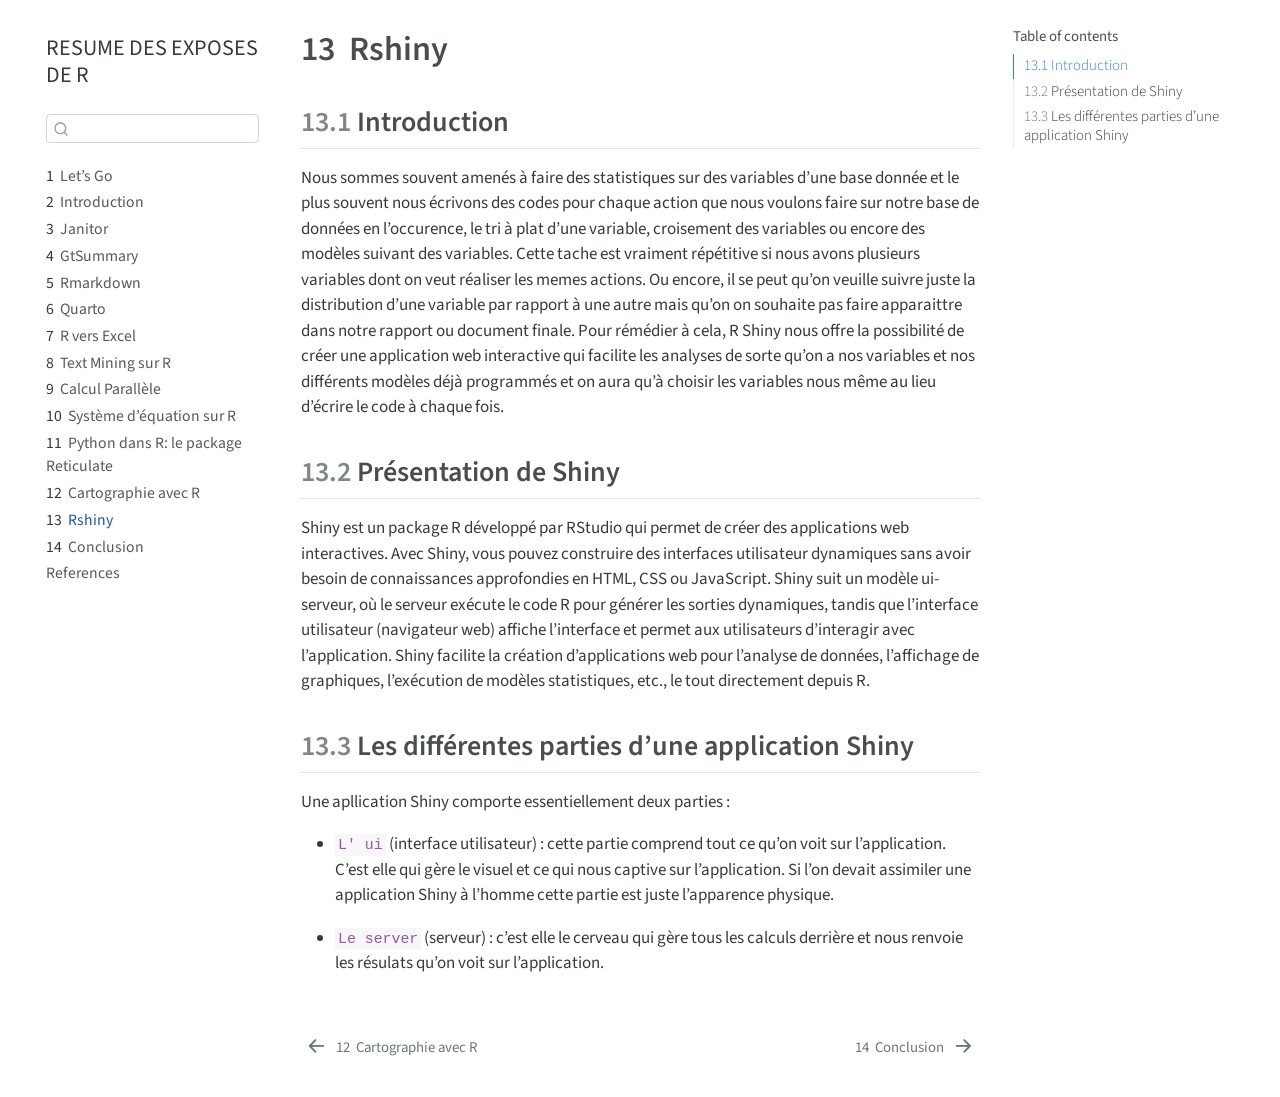
<file: Synthèse des exposés/EXPOSE DE R/_book/Shin.html>
<!DOCTYPE html>
<html xmlns="http://www.w3.org/1999/xhtml" lang="en" xml:lang="en"><head>

<meta charset="utf-8">
<meta name="generator" content="quarto-1.3.361">

<meta name="viewport" content="width=device-width, initial-scale=1.0, user-scalable=yes">


<title>RESUME DES EXPOSES DE R - 13&nbsp; Rshiny</title>
<style>
code{white-space: pre-wrap;}
span.smallcaps{font-variant: small-caps;}
div.columns{display: flex; gap: min(4vw, 1.5em);}
div.column{flex: auto; overflow-x: auto;}
div.hanging-indent{margin-left: 1.5em; text-indent: -1.5em;}
ul.task-list{list-style: none;}
ul.task-list li input[type="checkbox"] {
  width: 0.8em;
  margin: 0 0.8em 0.2em -1em; /* quarto-specific, see https://github.com/quarto-dev/quarto-cli/issues/4556 */ 
  vertical-align: middle;
}
</style>


<script src="site_libs/quarto-nav/quarto-nav.js"></script>
<script src="site_libs/quarto-nav/headroom.min.js"></script>
<script src="site_libs/clipboard/clipboard.min.js"></script>
<script src="site_libs/quarto-search/autocomplete.umd.js"></script>
<script src="site_libs/quarto-search/fuse.min.js"></script>
<script src="site_libs/quarto-search/quarto-search.js"></script>
<meta name="quarto:offset" content="./">
<link href="./summary.html" rel="next">
<link href="./Carto.html" rel="prev">
<script src="site_libs/quarto-html/quarto.js"></script>
<script src="site_libs/quarto-html/popper.min.js"></script>
<script src="site_libs/quarto-html/tippy.umd.min.js"></script>
<script src="site_libs/quarto-html/anchor.min.js"></script>
<link href="site_libs/quarto-html/tippy.css" rel="stylesheet">
<link href="site_libs/quarto-html/quarto-syntax-highlighting.css" rel="stylesheet" id="quarto-text-highlighting-styles">
<script src="site_libs/bootstrap/bootstrap.min.js"></script>
<link href="site_libs/bootstrap/bootstrap-icons.css" rel="stylesheet">
<link href="site_libs/bootstrap/bootstrap.min.css" rel="stylesheet" id="quarto-bootstrap" data-mode="light">
<script id="quarto-search-options" type="application/json">{
  "location": "sidebar",
  "copy-button": false,
  "collapse-after": 3,
  "panel-placement": "start",
  "type": "textbox",
  "limit": 20,
  "language": {
    "search-no-results-text": "No results",
    "search-matching-documents-text": "matching documents",
    "search-copy-link-title": "Copy link to search",
    "search-hide-matches-text": "Hide additional matches",
    "search-more-match-text": "more match in this document",
    "search-more-matches-text": "more matches in this document",
    "search-clear-button-title": "Clear",
    "search-detached-cancel-button-title": "Cancel",
    "search-submit-button-title": "Submit",
    "search-label": "Search"
  }
}</script>


</head>

<body class="nav-sidebar floating">

<div id="quarto-search-results"></div>
  <header id="quarto-header" class="headroom fixed-top">
  <nav class="quarto-secondary-nav">
    <div class="container-fluid d-flex">
      <button type="button" class="quarto-btn-toggle btn" data-bs-toggle="collapse" data-bs-target="#quarto-sidebar,#quarto-sidebar-glass" aria-controls="quarto-sidebar" aria-expanded="false" aria-label="Toggle sidebar navigation" onclick="if (window.quartoToggleHeadroom) { window.quartoToggleHeadroom(); }">
        <i class="bi bi-layout-text-sidebar-reverse"></i>
      </button>
      <nav class="quarto-page-breadcrumbs" aria-label="breadcrumb"><ol class="breadcrumb"><li class="breadcrumb-item"><a href="./Shin.html"><span class="chapter-number">13</span>&nbsp; <span class="chapter-title">Rshiny</span></a></li></ol></nav>
      <a class="flex-grow-1" role="button" data-bs-toggle="collapse" data-bs-target="#quarto-sidebar,#quarto-sidebar-glass" aria-controls="quarto-sidebar" aria-expanded="false" aria-label="Toggle sidebar navigation" onclick="if (window.quartoToggleHeadroom) { window.quartoToggleHeadroom(); }">      
      </a>
      <button type="button" class="btn quarto-search-button" aria-label="" onclick="window.quartoOpenSearch();">
        <i class="bi bi-search"></i>
      </button>
    </div>
  </nav>
</header>
<!-- content -->
<div id="quarto-content" class="quarto-container page-columns page-rows-contents page-layout-article">
<!-- sidebar -->
  <nav id="quarto-sidebar" class="sidebar collapse collapse-horizontal sidebar-navigation floating overflow-auto">
    <div class="pt-lg-2 mt-2 text-left sidebar-header">
    <div class="sidebar-title mb-0 py-0">
      <a href="./">RESUME DES EXPOSES DE R</a> 
    </div>
      </div>
        <div class="mt-2 flex-shrink-0 align-items-center">
        <div class="sidebar-search">
        <div id="quarto-search" class="" title="Search"></div>
        </div>
        </div>
    <div class="sidebar-menu-container"> 
    <ul class="list-unstyled mt-1">
        <li class="sidebar-item">
  <div class="sidebar-item-container"> 
  <a href="./index.html" class="sidebar-item-text sidebar-link">
 <span class="menu-text"><span class="chapter-number">1</span>&nbsp; <span class="chapter-title">Let’s Go</span></span></a>
  </div>
</li>
        <li class="sidebar-item">
  <div class="sidebar-item-container"> 
  <a href="./intro.html" class="sidebar-item-text sidebar-link">
 <span class="menu-text"><span class="chapter-number">2</span>&nbsp; <span class="chapter-title">Introduction</span></span></a>
  </div>
</li>
        <li class="sidebar-item">
  <div class="sidebar-item-container"> 
  <a href="./Janit.html" class="sidebar-item-text sidebar-link">
 <span class="menu-text"><span class="chapter-number">3</span>&nbsp; <span class="chapter-title">Janitor</span></span></a>
  </div>
</li>
        <li class="sidebar-item">
  <div class="sidebar-item-container"> 
  <a href="./GtSum.html" class="sidebar-item-text sidebar-link">
 <span class="menu-text"><span class="chapter-number">4</span>&nbsp; <span class="chapter-title">GtSummary</span></span></a>
  </div>
</li>
        <li class="sidebar-item">
  <div class="sidebar-item-container"> 
  <a href="./Rmarkdown.html" class="sidebar-item-text sidebar-link">
 <span class="menu-text"><span class="chapter-number">5</span>&nbsp; <span class="chapter-title">Rmarkdown</span></span></a>
  </div>
</li>
        <li class="sidebar-item">
  <div class="sidebar-item-container"> 
  <a href="./Document Finale.html" class="sidebar-item-text sidebar-link">
 <span class="menu-text"><span class="chapter-number">6</span>&nbsp; <span class="chapter-title">Quarto</span></span></a>
  </div>
</li>
        <li class="sidebar-item">
  <div class="sidebar-item-container"> 
  <a href="./RVE.html" class="sidebar-item-text sidebar-link">
 <span class="menu-text"><span class="chapter-number">7</span>&nbsp; <span class="chapter-title">R vers Excel</span></span></a>
  </div>
</li>
        <li class="sidebar-item">
  <div class="sidebar-item-container"> 
  <a href="./tm.html" class="sidebar-item-text sidebar-link">
 <span class="menu-text"><span class="chapter-number">8</span>&nbsp; <span class="chapter-title">Text Mining sur R</span></span></a>
  </div>
</li>
        <li class="sidebar-item">
  <div class="sidebar-item-container"> 
  <a href="./CP.html" class="sidebar-item-text sidebar-link">
 <span class="menu-text"><span class="chapter-number">9</span>&nbsp; <span class="chapter-title">Calcul Parallèle</span></span></a>
  </div>
</li>
        <li class="sidebar-item">
  <div class="sidebar-item-container"> 
  <a href="./SE.html" class="sidebar-item-text sidebar-link">
 <span class="menu-text"><span class="chapter-number">10</span>&nbsp; <span class="chapter-title">Système d’équation sur R</span></span></a>
  </div>
</li>
        <li class="sidebar-item">
  <div class="sidebar-item-container"> 
  <a href="./Ret.html" class="sidebar-item-text sidebar-link">
 <span class="menu-text"><span class="chapter-number">11</span>&nbsp; <span class="chapter-title">Python dans R: le package Reticulate</span></span></a>
  </div>
</li>
        <li class="sidebar-item">
  <div class="sidebar-item-container"> 
  <a href="./Carto.html" class="sidebar-item-text sidebar-link">
 <span class="menu-text"><span class="chapter-number">12</span>&nbsp; <span class="chapter-title">Cartographie avec R</span></span></a>
  </div>
</li>
        <li class="sidebar-item">
  <div class="sidebar-item-container"> 
  <a href="./Shin.html" class="sidebar-item-text sidebar-link active">
 <span class="menu-text"><span class="chapter-number">13</span>&nbsp; <span class="chapter-title">Rshiny</span></span></a>
  </div>
</li>
        <li class="sidebar-item">
  <div class="sidebar-item-container"> 
  <a href="./summary.html" class="sidebar-item-text sidebar-link">
 <span class="menu-text"><span class="chapter-number">14</span>&nbsp; <span class="chapter-title">Conclusion</span></span></a>
  </div>
</li>
        <li class="sidebar-item">
  <div class="sidebar-item-container"> 
  <a href="./references.html" class="sidebar-item-text sidebar-link">
 <span class="menu-text">References</span></a>
  </div>
</li>
    </ul>
    </div>
</nav>
<div id="quarto-sidebar-glass" data-bs-toggle="collapse" data-bs-target="#quarto-sidebar,#quarto-sidebar-glass"></div>
<!-- margin-sidebar -->
    <div id="quarto-margin-sidebar" class="sidebar margin-sidebar">
        <nav id="TOC" role="doc-toc" class="toc-active">
    <h2 id="toc-title">Table of contents</h2>
   
  <ul>
  <li><a href="#introduction" id="toc-introduction" class="nav-link active" data-scroll-target="#introduction"><span class="header-section-number">13.1</span> Introduction</a></li>
  <li><a href="#présentation-de-shiny" id="toc-présentation-de-shiny" class="nav-link" data-scroll-target="#présentation-de-shiny"><span class="header-section-number">13.2</span> Présentation de Shiny</a></li>
  <li><a href="#les-différentes-parties-dune-application-shiny" id="toc-les-différentes-parties-dune-application-shiny" class="nav-link" data-scroll-target="#les-différentes-parties-dune-application-shiny"><span class="header-section-number">13.3</span> Les différentes parties d’une application Shiny</a></li>
  </ul>
</nav>
    </div>
<!-- main -->
<main class="content" id="quarto-document-content">

<header id="title-block-header" class="quarto-title-block default">
<div class="quarto-title">
<h1 class="title"><span class="chapter-number">13</span>&nbsp; <span class="chapter-title">Rshiny</span></h1>
</div>



<div class="quarto-title-meta">

    
  
    
  </div>
  

</header>

<section id="introduction" class="level2" data-number="13.1">
<h2 data-number="13.1" class="anchored" data-anchor-id="introduction"><span class="header-section-number">13.1</span> Introduction</h2>
<p>Nous sommes souvent amenés à faire des statistiques sur des variables d’une base donnée et le plus souvent nous écrivons des codes pour chaque action que nous voulons faire sur notre base de données en l’occurence, le tri à plat d’une variable, croisement des variables ou encore des modèles suivant des variables. Cette tache est vraiment répétitive si nous avons plusieurs variables dont on veut réaliser les memes actions. Ou encore, il se peut qu’on veuille suivre juste la distribution d’une variable par rapport à une autre mais qu’on on souhaite pas faire apparaittre dans notre rapport ou document finale. Pour rémédier à cela, R Shiny nous offre la possibilité de créer une application web interactive qui facilite les analyses de sorte qu’on a nos variables et nos différents modèles déjà programmés et on aura qu’à choisir les variables nous même au lieu d’écrire le code à chaque fois.</p>
</section>
<section id="présentation-de-shiny" class="level2" data-number="13.2">
<h2 data-number="13.2" class="anchored" data-anchor-id="présentation-de-shiny"><span class="header-section-number">13.2</span> Présentation de Shiny</h2>
<p>Shiny est un package R développé par RStudio qui permet de créer des applications web interactives. Avec Shiny, vous pouvez construire des interfaces utilisateur dynamiques sans avoir besoin de connaissances approfondies en HTML, CSS ou JavaScript. Shiny suit un modèle ui-serveur, où le serveur exécute le code R pour générer les sorties dynamiques, tandis que l’interface utilisateur (navigateur web) affiche l’interface et permet aux utilisateurs d’interagir avec l’application. Shiny facilite la création d’applications web pour l’analyse de données, l’affichage de graphiques, l’exécution de modèles statistiques, etc., le tout directement depuis R.</p>
</section>
<section id="les-différentes-parties-dune-application-shiny" class="level2" data-number="13.3">
<h2 data-number="13.3" class="anchored" data-anchor-id="les-différentes-parties-dune-application-shiny"><span class="header-section-number">13.3</span> Les différentes parties d’une application Shiny</h2>
<p>Une apllication Shiny comporte essentiellement deux parties :</p>
<ul>
<li><p><code>L' ui</code> (interface utilisateur) : cette partie comprend tout ce qu’on voit sur l’application. C’est elle qui gère le visuel et ce qui nous captive sur l’application. Si l’on devait assimiler une application Shiny à l’homme cette partie est juste l’apparence physique.</p></li>
<li><p><code>Le server</code> (serveur) : c’est elle le cerveau qui gère tous les calculs derrière et nous renvoie les résulats qu’on voit sur l’application.</p></li>
</ul>


</section>

</main> <!-- /main -->
<script id="quarto-html-after-body" type="application/javascript">
window.document.addEventListener("DOMContentLoaded", function (event) {
  const toggleBodyColorMode = (bsSheetEl) => {
    const mode = bsSheetEl.getAttribute("data-mode");
    const bodyEl = window.document.querySelector("body");
    if (mode === "dark") {
      bodyEl.classList.add("quarto-dark");
      bodyEl.classList.remove("quarto-light");
    } else {
      bodyEl.classList.add("quarto-light");
      bodyEl.classList.remove("quarto-dark");
    }
  }
  const toggleBodyColorPrimary = () => {
    const bsSheetEl = window.document.querySelector("link#quarto-bootstrap");
    if (bsSheetEl) {
      toggleBodyColorMode(bsSheetEl);
    }
  }
  toggleBodyColorPrimary();  
  const icon = "";
  const anchorJS = new window.AnchorJS();
  anchorJS.options = {
    placement: 'right',
    icon: icon
  };
  anchorJS.add('.anchored');
  const isCodeAnnotation = (el) => {
    for (const clz of el.classList) {
      if (clz.startsWith('code-annotation-')) {                     
        return true;
      }
    }
    return false;
  }
  const clipboard = new window.ClipboardJS('.code-copy-button', {
    text: function(trigger) {
      const codeEl = trigger.previousElementSibling.cloneNode(true);
      for (const childEl of codeEl.children) {
        if (isCodeAnnotation(childEl)) {
          childEl.remove();
        }
      }
      return codeEl.innerText;
    }
  });
  clipboard.on('success', function(e) {
    // button target
    const button = e.trigger;
    // don't keep focus
    button.blur();
    // flash "checked"
    button.classList.add('code-copy-button-checked');
    var currentTitle = button.getAttribute("title");
    button.setAttribute("title", "Copied!");
    let tooltip;
    if (window.bootstrap) {
      button.setAttribute("data-bs-toggle", "tooltip");
      button.setAttribute("data-bs-placement", "left");
      button.setAttribute("data-bs-title", "Copied!");
      tooltip = new bootstrap.Tooltip(button, 
        { trigger: "manual", 
          customClass: "code-copy-button-tooltip",
          offset: [0, -8]});
      tooltip.show();    
    }
    setTimeout(function() {
      if (tooltip) {
        tooltip.hide();
        button.removeAttribute("data-bs-title");
        button.removeAttribute("data-bs-toggle");
        button.removeAttribute("data-bs-placement");
      }
      button.setAttribute("title", currentTitle);
      button.classList.remove('code-copy-button-checked');
    }, 1000);
    // clear code selection
    e.clearSelection();
  });
  function tippyHover(el, contentFn) {
    const config = {
      allowHTML: true,
      content: contentFn,
      maxWidth: 500,
      delay: 100,
      arrow: false,
      appendTo: function(el) {
          return el.parentElement;
      },
      interactive: true,
      interactiveBorder: 10,
      theme: 'quarto',
      placement: 'bottom-start'
    };
    window.tippy(el, config); 
  }
  const noterefs = window.document.querySelectorAll('a[role="doc-noteref"]');
  for (var i=0; i<noterefs.length; i++) {
    const ref = noterefs[i];
    tippyHover(ref, function() {
      // use id or data attribute instead here
      let href = ref.getAttribute('data-footnote-href') || ref.getAttribute('href');
      try { href = new URL(href).hash; } catch {}
      const id = href.replace(/^#\/?/, "");
      const note = window.document.getElementById(id);
      return note.innerHTML;
    });
  }
      let selectedAnnoteEl;
      const selectorForAnnotation = ( cell, annotation) => {
        let cellAttr = 'data-code-cell="' + cell + '"';
        let lineAttr = 'data-code-annotation="' +  annotation + '"';
        const selector = 'span[' + cellAttr + '][' + lineAttr + ']';
        return selector;
      }
      const selectCodeLines = (annoteEl) => {
        const doc = window.document;
        const targetCell = annoteEl.getAttribute("data-target-cell");
        const targetAnnotation = annoteEl.getAttribute("data-target-annotation");
        const annoteSpan = window.document.querySelector(selectorForAnnotation(targetCell, targetAnnotation));
        const lines = annoteSpan.getAttribute("data-code-lines").split(",");
        const lineIds = lines.map((line) => {
          return targetCell + "-" + line;
        })
        let top = null;
        let height = null;
        let parent = null;
        if (lineIds.length > 0) {
            //compute the position of the single el (top and bottom and make a div)
            const el = window.document.getElementById(lineIds[0]);
            top = el.offsetTop;
            height = el.offsetHeight;
            parent = el.parentElement.parentElement;
          if (lineIds.length > 1) {
            const lastEl = window.document.getElementById(lineIds[lineIds.length - 1]);
            const bottom = lastEl.offsetTop + lastEl.offsetHeight;
            height = bottom - top;
          }
          if (top !== null && height !== null && parent !== null) {
            // cook up a div (if necessary) and position it 
            let div = window.document.getElementById("code-annotation-line-highlight");
            if (div === null) {
              div = window.document.createElement("div");
              div.setAttribute("id", "code-annotation-line-highlight");
              div.style.position = 'absolute';
              parent.appendChild(div);
            }
            div.style.top = top - 2 + "px";
            div.style.height = height + 4 + "px";
            let gutterDiv = window.document.getElementById("code-annotation-line-highlight-gutter");
            if (gutterDiv === null) {
              gutterDiv = window.document.createElement("div");
              gutterDiv.setAttribute("id", "code-annotation-line-highlight-gutter");
              gutterDiv.style.position = 'absolute';
              const codeCell = window.document.getElementById(targetCell);
              const gutter = codeCell.querySelector('.code-annotation-gutter');
              gutter.appendChild(gutterDiv);
            }
            gutterDiv.style.top = top - 2 + "px";
            gutterDiv.style.height = height + 4 + "px";
          }
          selectedAnnoteEl = annoteEl;
        }
      };
      const unselectCodeLines = () => {
        const elementsIds = ["code-annotation-line-highlight", "code-annotation-line-highlight-gutter"];
        elementsIds.forEach((elId) => {
          const div = window.document.getElementById(elId);
          if (div) {
            div.remove();
          }
        });
        selectedAnnoteEl = undefined;
      };
      // Attach click handler to the DT
      const annoteDls = window.document.querySelectorAll('dt[data-target-cell]');
      for (const annoteDlNode of annoteDls) {
        annoteDlNode.addEventListener('click', (event) => {
          const clickedEl = event.target;
          if (clickedEl !== selectedAnnoteEl) {
            unselectCodeLines();
            const activeEl = window.document.querySelector('dt[data-target-cell].code-annotation-active');
            if (activeEl) {
              activeEl.classList.remove('code-annotation-active');
            }
            selectCodeLines(clickedEl);
            clickedEl.classList.add('code-annotation-active');
          } else {
            // Unselect the line
            unselectCodeLines();
            clickedEl.classList.remove('code-annotation-active');
          }
        });
      }
  const findCites = (el) => {
    const parentEl = el.parentElement;
    if (parentEl) {
      const cites = parentEl.dataset.cites;
      if (cites) {
        return {
          el,
          cites: cites.split(' ')
        };
      } else {
        return findCites(el.parentElement)
      }
    } else {
      return undefined;
    }
  };
  var bibliorefs = window.document.querySelectorAll('a[role="doc-biblioref"]');
  for (var i=0; i<bibliorefs.length; i++) {
    const ref = bibliorefs[i];
    const citeInfo = findCites(ref);
    if (citeInfo) {
      tippyHover(citeInfo.el, function() {
        var popup = window.document.createElement('div');
        citeInfo.cites.forEach(function(cite) {
          var citeDiv = window.document.createElement('div');
          citeDiv.classList.add('hanging-indent');
          citeDiv.classList.add('csl-entry');
          var biblioDiv = window.document.getElementById('ref-' + cite);
          if (biblioDiv) {
            citeDiv.innerHTML = biblioDiv.innerHTML;
          }
          popup.appendChild(citeDiv);
        });
        return popup.innerHTML;
      });
    }
  }
});
</script>
<nav class="page-navigation">
  <div class="nav-page nav-page-previous">
      <a href="./Carto.html" class="pagination-link">
        <i class="bi bi-arrow-left-short"></i> <span class="nav-page-text"><span class="chapter-number">12</span>&nbsp; <span class="chapter-title">Cartographie avec R</span></span>
      </a>          
  </div>
  <div class="nav-page nav-page-next">
      <a href="./summary.html" class="pagination-link">
        <span class="nav-page-text"><span class="chapter-number">14</span>&nbsp; <span class="chapter-title">Conclusion</span></span> <i class="bi bi-arrow-right-short"></i>
      </a>
  </div>
</nav>
</div> <!-- /content -->



</body></html>
</file>
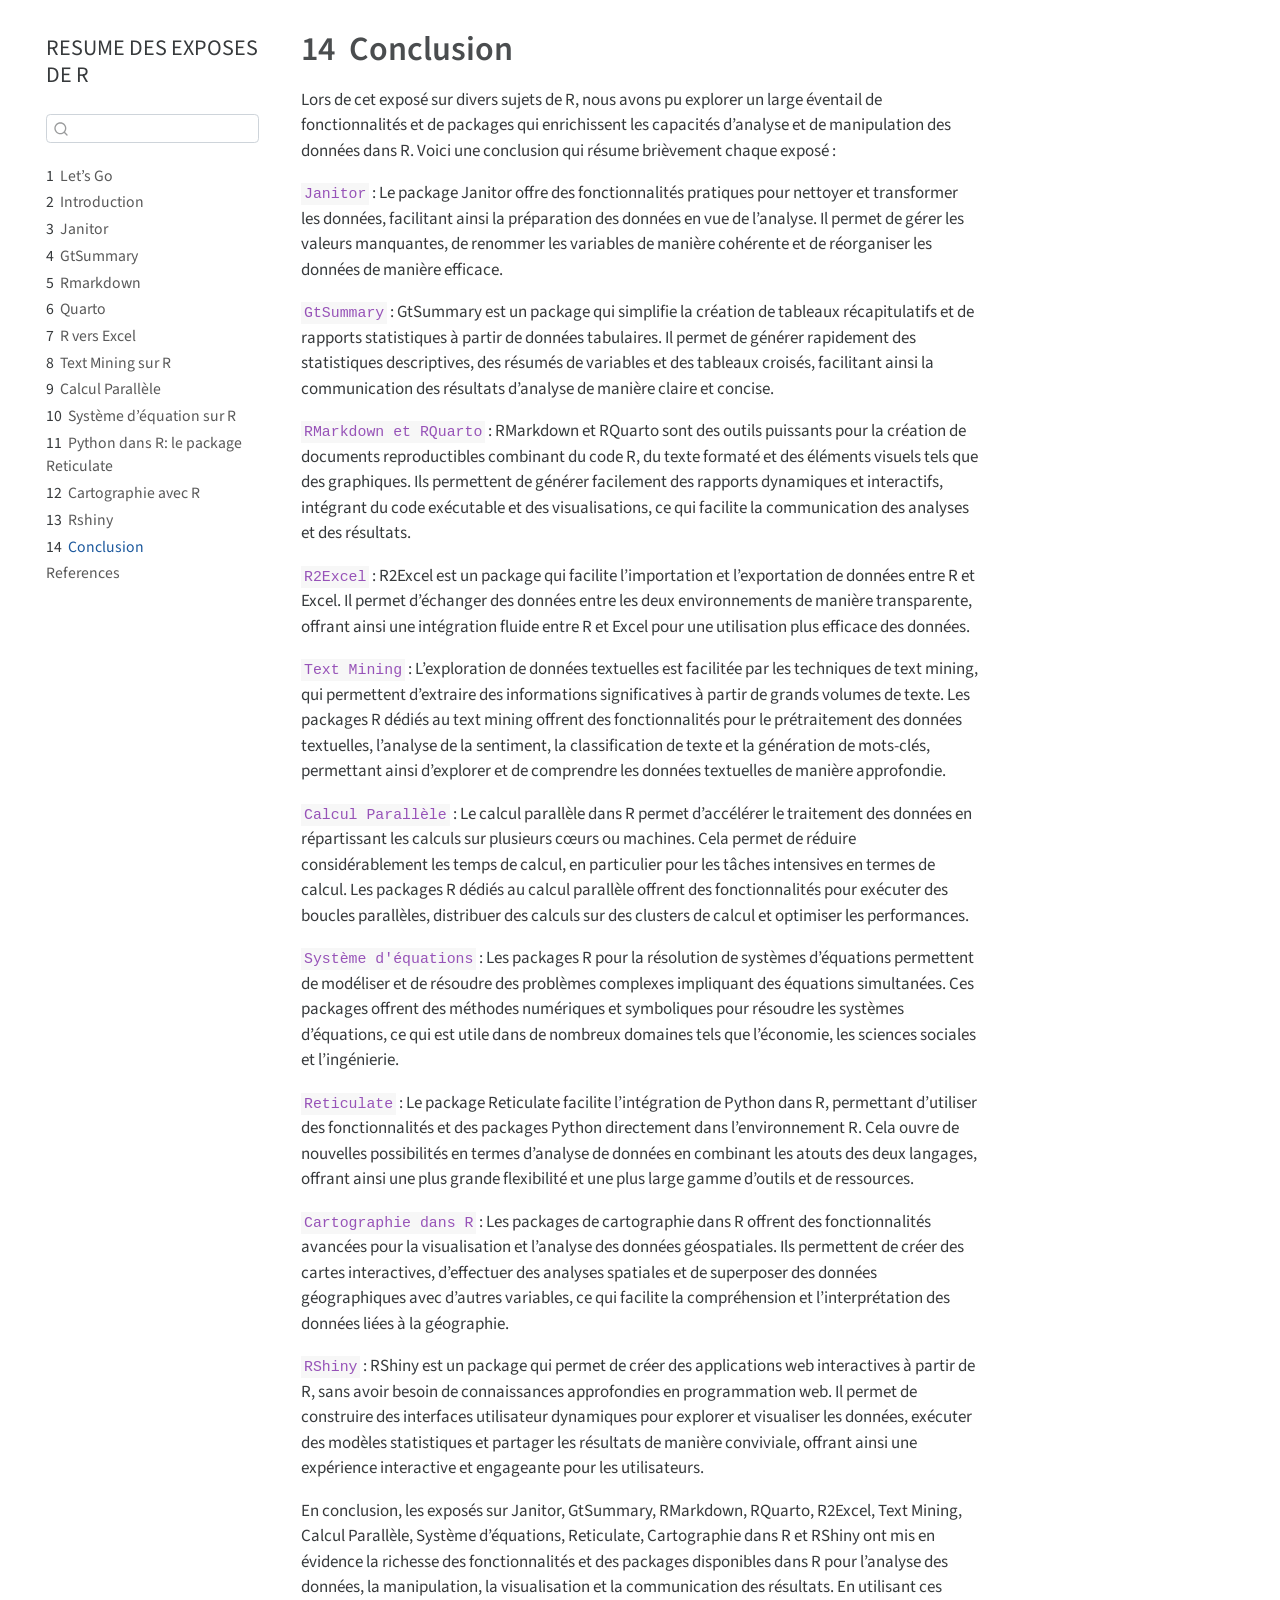
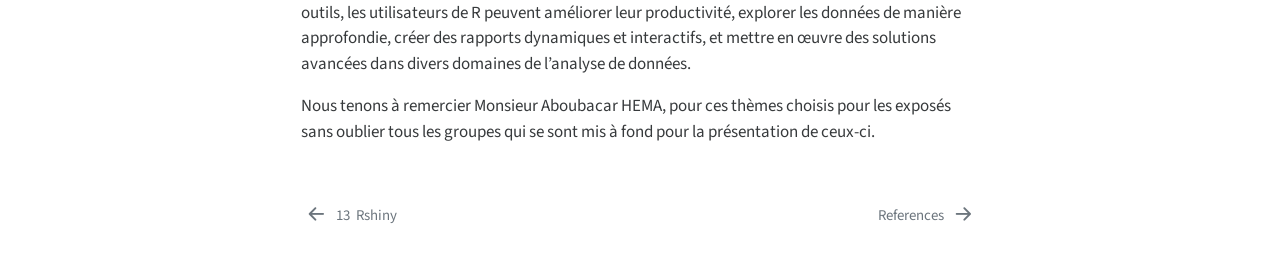
<file: Synthèse des exposés/EXPOSE DE R/_book/summary.html>
<!DOCTYPE html>
<html xmlns="http://www.w3.org/1999/xhtml" lang="en" xml:lang="en"><head>

<meta charset="utf-8">
<meta name="generator" content="quarto-1.3.361">

<meta name="viewport" content="width=device-width, initial-scale=1.0, user-scalable=yes">


<title>RESUME DES EXPOSES DE R - 14&nbsp; Conclusion</title>
<style>
code{white-space: pre-wrap;}
span.smallcaps{font-variant: small-caps;}
div.columns{display: flex; gap: min(4vw, 1.5em);}
div.column{flex: auto; overflow-x: auto;}
div.hanging-indent{margin-left: 1.5em; text-indent: -1.5em;}
ul.task-list{list-style: none;}
ul.task-list li input[type="checkbox"] {
  width: 0.8em;
  margin: 0 0.8em 0.2em -1em; /* quarto-specific, see https://github.com/quarto-dev/quarto-cli/issues/4556 */ 
  vertical-align: middle;
}
</style>


<script src="site_libs/quarto-nav/quarto-nav.js"></script>
<script src="site_libs/quarto-nav/headroom.min.js"></script>
<script src="site_libs/clipboard/clipboard.min.js"></script>
<script src="site_libs/quarto-search/autocomplete.umd.js"></script>
<script src="site_libs/quarto-search/fuse.min.js"></script>
<script src="site_libs/quarto-search/quarto-search.js"></script>
<meta name="quarto:offset" content="./">
<link href="./references.html" rel="next">
<link href="./Shin.html" rel="prev">
<script src="site_libs/quarto-html/quarto.js"></script>
<script src="site_libs/quarto-html/popper.min.js"></script>
<script src="site_libs/quarto-html/tippy.umd.min.js"></script>
<script src="site_libs/quarto-html/anchor.min.js"></script>
<link href="site_libs/quarto-html/tippy.css" rel="stylesheet">
<link href="site_libs/quarto-html/quarto-syntax-highlighting.css" rel="stylesheet" id="quarto-text-highlighting-styles">
<script src="site_libs/bootstrap/bootstrap.min.js"></script>
<link href="site_libs/bootstrap/bootstrap-icons.css" rel="stylesheet">
<link href="site_libs/bootstrap/bootstrap.min.css" rel="stylesheet" id="quarto-bootstrap" data-mode="light">
<script id="quarto-search-options" type="application/json">{
  "location": "sidebar",
  "copy-button": false,
  "collapse-after": 3,
  "panel-placement": "start",
  "type": "textbox",
  "limit": 20,
  "language": {
    "search-no-results-text": "No results",
    "search-matching-documents-text": "matching documents",
    "search-copy-link-title": "Copy link to search",
    "search-hide-matches-text": "Hide additional matches",
    "search-more-match-text": "more match in this document",
    "search-more-matches-text": "more matches in this document",
    "search-clear-button-title": "Clear",
    "search-detached-cancel-button-title": "Cancel",
    "search-submit-button-title": "Submit",
    "search-label": "Search"
  }
}</script>


</head>

<body class="nav-sidebar floating">

<div id="quarto-search-results"></div>
  <header id="quarto-header" class="headroom fixed-top">
  <nav class="quarto-secondary-nav">
    <div class="container-fluid d-flex">
      <button type="button" class="quarto-btn-toggle btn" data-bs-toggle="collapse" data-bs-target="#quarto-sidebar,#quarto-sidebar-glass" aria-controls="quarto-sidebar" aria-expanded="false" aria-label="Toggle sidebar navigation" onclick="if (window.quartoToggleHeadroom) { window.quartoToggleHeadroom(); }">
        <i class="bi bi-layout-text-sidebar-reverse"></i>
      </button>
      <nav class="quarto-page-breadcrumbs" aria-label="breadcrumb"><ol class="breadcrumb"><li class="breadcrumb-item"><a href="./summary.html"><span class="chapter-number">14</span>&nbsp; <span class="chapter-title">Conclusion</span></a></li></ol></nav>
      <a class="flex-grow-1" role="button" data-bs-toggle="collapse" data-bs-target="#quarto-sidebar,#quarto-sidebar-glass" aria-controls="quarto-sidebar" aria-expanded="false" aria-label="Toggle sidebar navigation" onclick="if (window.quartoToggleHeadroom) { window.quartoToggleHeadroom(); }">      
      </a>
      <button type="button" class="btn quarto-search-button" aria-label="" onclick="window.quartoOpenSearch();">
        <i class="bi bi-search"></i>
      </button>
    </div>
  </nav>
</header>
<!-- content -->
<div id="quarto-content" class="quarto-container page-columns page-rows-contents page-layout-article">
<!-- sidebar -->
  <nav id="quarto-sidebar" class="sidebar collapse collapse-horizontal sidebar-navigation floating overflow-auto">
    <div class="pt-lg-2 mt-2 text-left sidebar-header">
    <div class="sidebar-title mb-0 py-0">
      <a href="./">RESUME DES EXPOSES DE R</a> 
    </div>
      </div>
        <div class="mt-2 flex-shrink-0 align-items-center">
        <div class="sidebar-search">
        <div id="quarto-search" class="" title="Search"></div>
        </div>
        </div>
    <div class="sidebar-menu-container"> 
    <ul class="list-unstyled mt-1">
        <li class="sidebar-item">
  <div class="sidebar-item-container"> 
  <a href="./index.html" class="sidebar-item-text sidebar-link">
 <span class="menu-text"><span class="chapter-number">1</span>&nbsp; <span class="chapter-title">Let’s Go</span></span></a>
  </div>
</li>
        <li class="sidebar-item">
  <div class="sidebar-item-container"> 
  <a href="./intro.html" class="sidebar-item-text sidebar-link">
 <span class="menu-text"><span class="chapter-number">2</span>&nbsp; <span class="chapter-title">Introduction</span></span></a>
  </div>
</li>
        <li class="sidebar-item">
  <div class="sidebar-item-container"> 
  <a href="./Janit.html" class="sidebar-item-text sidebar-link">
 <span class="menu-text"><span class="chapter-number">3</span>&nbsp; <span class="chapter-title">Janitor</span></span></a>
  </div>
</li>
        <li class="sidebar-item">
  <div class="sidebar-item-container"> 
  <a href="./GtSum.html" class="sidebar-item-text sidebar-link">
 <span class="menu-text"><span class="chapter-number">4</span>&nbsp; <span class="chapter-title">GtSummary</span></span></a>
  </div>
</li>
        <li class="sidebar-item">
  <div class="sidebar-item-container"> 
  <a href="./Rmarkdown.html" class="sidebar-item-text sidebar-link">
 <span class="menu-text"><span class="chapter-number">5</span>&nbsp; <span class="chapter-title">Rmarkdown</span></span></a>
  </div>
</li>
        <li class="sidebar-item">
  <div class="sidebar-item-container"> 
  <a href="./Document Finale.html" class="sidebar-item-text sidebar-link">
 <span class="menu-text"><span class="chapter-number">6</span>&nbsp; <span class="chapter-title">Quarto</span></span></a>
  </div>
</li>
        <li class="sidebar-item">
  <div class="sidebar-item-container"> 
  <a href="./RVE.html" class="sidebar-item-text sidebar-link">
 <span class="menu-text"><span class="chapter-number">7</span>&nbsp; <span class="chapter-title">R vers Excel</span></span></a>
  </div>
</li>
        <li class="sidebar-item">
  <div class="sidebar-item-container"> 
  <a href="./tm.html" class="sidebar-item-text sidebar-link">
 <span class="menu-text"><span class="chapter-number">8</span>&nbsp; <span class="chapter-title">Text Mining sur R</span></span></a>
  </div>
</li>
        <li class="sidebar-item">
  <div class="sidebar-item-container"> 
  <a href="./CP.html" class="sidebar-item-text sidebar-link">
 <span class="menu-text"><span class="chapter-number">9</span>&nbsp; <span class="chapter-title">Calcul Parallèle</span></span></a>
  </div>
</li>
        <li class="sidebar-item">
  <div class="sidebar-item-container"> 
  <a href="./SE.html" class="sidebar-item-text sidebar-link">
 <span class="menu-text"><span class="chapter-number">10</span>&nbsp; <span class="chapter-title">Système d’équation sur R</span></span></a>
  </div>
</li>
        <li class="sidebar-item">
  <div class="sidebar-item-container"> 
  <a href="./Ret.html" class="sidebar-item-text sidebar-link">
 <span class="menu-text"><span class="chapter-number">11</span>&nbsp; <span class="chapter-title">Python dans R: le package Reticulate</span></span></a>
  </div>
</li>
        <li class="sidebar-item">
  <div class="sidebar-item-container"> 
  <a href="./Carto.html" class="sidebar-item-text sidebar-link">
 <span class="menu-text"><span class="chapter-number">12</span>&nbsp; <span class="chapter-title">Cartographie avec R</span></span></a>
  </div>
</li>
        <li class="sidebar-item">
  <div class="sidebar-item-container"> 
  <a href="./Shin.html" class="sidebar-item-text sidebar-link">
 <span class="menu-text"><span class="chapter-number">13</span>&nbsp; <span class="chapter-title">Rshiny</span></span></a>
  </div>
</li>
        <li class="sidebar-item">
  <div class="sidebar-item-container"> 
  <a href="./summary.html" class="sidebar-item-text sidebar-link active">
 <span class="menu-text"><span class="chapter-number">14</span>&nbsp; <span class="chapter-title">Conclusion</span></span></a>
  </div>
</li>
        <li class="sidebar-item">
  <div class="sidebar-item-container"> 
  <a href="./references.html" class="sidebar-item-text sidebar-link">
 <span class="menu-text">References</span></a>
  </div>
</li>
    </ul>
    </div>
</nav>
<div id="quarto-sidebar-glass" data-bs-toggle="collapse" data-bs-target="#quarto-sidebar,#quarto-sidebar-glass"></div>
<!-- margin-sidebar -->
    <div id="quarto-margin-sidebar" class="sidebar margin-sidebar">
        
    </div>
<!-- main -->
<main class="content" id="quarto-document-content">

<header id="title-block-header" class="quarto-title-block default">
<div class="quarto-title">
<h1 class="title"><span class="chapter-number">14</span>&nbsp; <span class="chapter-title">Conclusion</span></h1>
</div>



<div class="quarto-title-meta">

    
  
    
  </div>
  

</header>

<p>Lors de cet exposé sur divers sujets de R, nous avons pu explorer un large éventail de fonctionnalités et de packages qui enrichissent les capacités d’analyse et de manipulation des données dans R. Voici une conclusion qui résume brièvement chaque exposé :</p>
<p><code>Janitor</code> : Le package Janitor offre des fonctionnalités pratiques pour nettoyer et transformer les données, facilitant ainsi la préparation des données en vue de l’analyse. Il permet de gérer les valeurs manquantes, de renommer les variables de manière cohérente et de réorganiser les données de manière efficace.</p>
<p><code>GtSummary</code> : GtSummary est un package qui simplifie la création de tableaux récapitulatifs et de rapports statistiques à partir de données tabulaires. Il permet de générer rapidement des statistiques descriptives, des résumés de variables et des tableaux croisés, facilitant ainsi la communication des résultats d’analyse de manière claire et concise.</p>
<p><code>RMarkdown et RQuarto</code> : RMarkdown et RQuarto sont des outils puissants pour la création de documents reproductibles combinant du code R, du texte formaté et des éléments visuels tels que des graphiques. Ils permettent de générer facilement des rapports dynamiques et interactifs, intégrant du code exécutable et des visualisations, ce qui facilite la communication des analyses et des résultats.</p>
<p><code>R2Excel</code> : R2Excel est un package qui facilite l’importation et l’exportation de données entre R et Excel. Il permet d’échanger des données entre les deux environnements de manière transparente, offrant ainsi une intégration fluide entre R et Excel pour une utilisation plus efficace des données.</p>
<p><code>Text Mining</code> : L’exploration de données textuelles est facilitée par les techniques de text mining, qui permettent d’extraire des informations significatives à partir de grands volumes de texte. Les packages R dédiés au text mining offrent des fonctionnalités pour le prétraitement des données textuelles, l’analyse de la sentiment, la classification de texte et la génération de mots-clés, permettant ainsi d’explorer et de comprendre les données textuelles de manière approfondie.</p>
<p><code>Calcul Parallèle</code> : Le calcul parallèle dans R permet d’accélérer le traitement des données en répartissant les calculs sur plusieurs cœurs ou machines. Cela permet de réduire considérablement les temps de calcul, en particulier pour les tâches intensives en termes de calcul. Les packages R dédiés au calcul parallèle offrent des fonctionnalités pour exécuter des boucles parallèles, distribuer des calculs sur des clusters de calcul et optimiser les performances.</p>
<p><code>Système d'équations</code> : Les packages R pour la résolution de systèmes d’équations permettent de modéliser et de résoudre des problèmes complexes impliquant des équations simultanées. Ces packages offrent des méthodes numériques et symboliques pour résoudre les systèmes d’équations, ce qui est utile dans de nombreux domaines tels que l’économie, les sciences sociales et l’ingénierie.</p>
<p><code>Reticulate</code> : Le package Reticulate facilite l’intégration de Python dans R, permettant d’utiliser des fonctionnalités et des packages Python directement dans l’environnement R. Cela ouvre de nouvelles possibilités en termes d’analyse de données en combinant les atouts des deux langages, offrant ainsi une plus grande flexibilité et une plus large gamme d’outils et de ressources.</p>
<p><code>Cartographie dans R</code> : Les packages de cartographie dans R offrent des fonctionnalités avancées pour la visualisation et l’analyse des données géospatiales. Ils permettent de créer des cartes interactives, d’effectuer des analyses spatiales et de superposer des données géographiques avec d’autres variables, ce qui facilite la compréhension et l’interprétation des données liées à la géographie.</p>
<p><code>RShiny</code> : RShiny est un package qui permet de créer des applications web interactives à partir de R, sans avoir besoin de connaissances approfondies en programmation web. Il permet de construire des interfaces utilisateur dynamiques pour explorer et visualiser les données, exécuter des modèles statistiques et partager les résultats de manière conviviale, offrant ainsi une expérience interactive et engageante pour les utilisateurs.</p>
<p>En conclusion, les exposés sur Janitor, GtSummary, RMarkdown, RQuarto, R2Excel, Text Mining, Calcul Parallèle, Système d’équations, Reticulate, Cartographie dans R et RShiny ont mis en évidence la richesse des fonctionnalités et des packages disponibles dans R pour l’analyse des données, la manipulation, la visualisation et la communication des résultats. En utilisant ces outils, les utilisateurs de R peuvent améliorer leur productivité, explorer les données de manière approfondie, créer des rapports dynamiques et interactifs, et mettre en œuvre des solutions avancées dans divers domaines de l’analyse de données.</p>
<p>Nous tenons à remercier Monsieur Aboubacar HEMA, pour ces thèmes choisis pour les exposés sans oublier tous les groupes qui se sont mis à fond pour la présentation de ceux-ci.</p>



</main> <!-- /main -->
<script id="quarto-html-after-body" type="application/javascript">
window.document.addEventListener("DOMContentLoaded", function (event) {
  const toggleBodyColorMode = (bsSheetEl) => {
    const mode = bsSheetEl.getAttribute("data-mode");
    const bodyEl = window.document.querySelector("body");
    if (mode === "dark") {
      bodyEl.classList.add("quarto-dark");
      bodyEl.classList.remove("quarto-light");
    } else {
      bodyEl.classList.add("quarto-light");
      bodyEl.classList.remove("quarto-dark");
    }
  }
  const toggleBodyColorPrimary = () => {
    const bsSheetEl = window.document.querySelector("link#quarto-bootstrap");
    if (bsSheetEl) {
      toggleBodyColorMode(bsSheetEl);
    }
  }
  toggleBodyColorPrimary();  
  const icon = "";
  const anchorJS = new window.AnchorJS();
  anchorJS.options = {
    placement: 'right',
    icon: icon
  };
  anchorJS.add('.anchored');
  const isCodeAnnotation = (el) => {
    for (const clz of el.classList) {
      if (clz.startsWith('code-annotation-')) {                     
        return true;
      }
    }
    return false;
  }
  const clipboard = new window.ClipboardJS('.code-copy-button', {
    text: function(trigger) {
      const codeEl = trigger.previousElementSibling.cloneNode(true);
      for (const childEl of codeEl.children) {
        if (isCodeAnnotation(childEl)) {
          childEl.remove();
        }
      }
      return codeEl.innerText;
    }
  });
  clipboard.on('success', function(e) {
    // button target
    const button = e.trigger;
    // don't keep focus
    button.blur();
    // flash "checked"
    button.classList.add('code-copy-button-checked');
    var currentTitle = button.getAttribute("title");
    button.setAttribute("title", "Copied!");
    let tooltip;
    if (window.bootstrap) {
      button.setAttribute("data-bs-toggle", "tooltip");
      button.setAttribute("data-bs-placement", "left");
      button.setAttribute("data-bs-title", "Copied!");
      tooltip = new bootstrap.Tooltip(button, 
        { trigger: "manual", 
          customClass: "code-copy-button-tooltip",
          offset: [0, -8]});
      tooltip.show();    
    }
    setTimeout(function() {
      if (tooltip) {
        tooltip.hide();
        button.removeAttribute("data-bs-title");
        button.removeAttribute("data-bs-toggle");
        button.removeAttribute("data-bs-placement");
      }
      button.setAttribute("title", currentTitle);
      button.classList.remove('code-copy-button-checked');
    }, 1000);
    // clear code selection
    e.clearSelection();
  });
  function tippyHover(el, contentFn) {
    const config = {
      allowHTML: true,
      content: contentFn,
      maxWidth: 500,
      delay: 100,
      arrow: false,
      appendTo: function(el) {
          return el.parentElement;
      },
      interactive: true,
      interactiveBorder: 10,
      theme: 'quarto',
      placement: 'bottom-start'
    };
    window.tippy(el, config); 
  }
  const noterefs = window.document.querySelectorAll('a[role="doc-noteref"]');
  for (var i=0; i<noterefs.length; i++) {
    const ref = noterefs[i];
    tippyHover(ref, function() {
      // use id or data attribute instead here
      let href = ref.getAttribute('data-footnote-href') || ref.getAttribute('href');
      try { href = new URL(href).hash; } catch {}
      const id = href.replace(/^#\/?/, "");
      const note = window.document.getElementById(id);
      return note.innerHTML;
    });
  }
      let selectedAnnoteEl;
      const selectorForAnnotation = ( cell, annotation) => {
        let cellAttr = 'data-code-cell="' + cell + '"';
        let lineAttr = 'data-code-annotation="' +  annotation + '"';
        const selector = 'span[' + cellAttr + '][' + lineAttr + ']';
        return selector;
      }
      const selectCodeLines = (annoteEl) => {
        const doc = window.document;
        const targetCell = annoteEl.getAttribute("data-target-cell");
        const targetAnnotation = annoteEl.getAttribute("data-target-annotation");
        const annoteSpan = window.document.querySelector(selectorForAnnotation(targetCell, targetAnnotation));
        const lines = annoteSpan.getAttribute("data-code-lines").split(",");
        const lineIds = lines.map((line) => {
          return targetCell + "-" + line;
        })
        let top = null;
        let height = null;
        let parent = null;
        if (lineIds.length > 0) {
            //compute the position of the single el (top and bottom and make a div)
            const el = window.document.getElementById(lineIds[0]);
            top = el.offsetTop;
            height = el.offsetHeight;
            parent = el.parentElement.parentElement;
          if (lineIds.length > 1) {
            const lastEl = window.document.getElementById(lineIds[lineIds.length - 1]);
            const bottom = lastEl.offsetTop + lastEl.offsetHeight;
            height = bottom - top;
          }
          if (top !== null && height !== null && parent !== null) {
            // cook up a div (if necessary) and position it 
            let div = window.document.getElementById("code-annotation-line-highlight");
            if (div === null) {
              div = window.document.createElement("div");
              div.setAttribute("id", "code-annotation-line-highlight");
              div.style.position = 'absolute';
              parent.appendChild(div);
            }
            div.style.top = top - 2 + "px";
            div.style.height = height + 4 + "px";
            let gutterDiv = window.document.getElementById("code-annotation-line-highlight-gutter");
            if (gutterDiv === null) {
              gutterDiv = window.document.createElement("div");
              gutterDiv.setAttribute("id", "code-annotation-line-highlight-gutter");
              gutterDiv.style.position = 'absolute';
              const codeCell = window.document.getElementById(targetCell);
              const gutter = codeCell.querySelector('.code-annotation-gutter');
              gutter.appendChild(gutterDiv);
            }
            gutterDiv.style.top = top - 2 + "px";
            gutterDiv.style.height = height + 4 + "px";
          }
          selectedAnnoteEl = annoteEl;
        }
      };
      const unselectCodeLines = () => {
        const elementsIds = ["code-annotation-line-highlight", "code-annotation-line-highlight-gutter"];
        elementsIds.forEach((elId) => {
          const div = window.document.getElementById(elId);
          if (div) {
            div.remove();
          }
        });
        selectedAnnoteEl = undefined;
      };
      // Attach click handler to the DT
      const annoteDls = window.document.querySelectorAll('dt[data-target-cell]');
      for (const annoteDlNode of annoteDls) {
        annoteDlNode.addEventListener('click', (event) => {
          const clickedEl = event.target;
          if (clickedEl !== selectedAnnoteEl) {
            unselectCodeLines();
            const activeEl = window.document.querySelector('dt[data-target-cell].code-annotation-active');
            if (activeEl) {
              activeEl.classList.remove('code-annotation-active');
            }
            selectCodeLines(clickedEl);
            clickedEl.classList.add('code-annotation-active');
          } else {
            // Unselect the line
            unselectCodeLines();
            clickedEl.classList.remove('code-annotation-active');
          }
        });
      }
  const findCites = (el) => {
    const parentEl = el.parentElement;
    if (parentEl) {
      const cites = parentEl.dataset.cites;
      if (cites) {
        return {
          el,
          cites: cites.split(' ')
        };
      } else {
        return findCites(el.parentElement)
      }
    } else {
      return undefined;
    }
  };
  var bibliorefs = window.document.querySelectorAll('a[role="doc-biblioref"]');
  for (var i=0; i<bibliorefs.length; i++) {
    const ref = bibliorefs[i];
    const citeInfo = findCites(ref);
    if (citeInfo) {
      tippyHover(citeInfo.el, function() {
        var popup = window.document.createElement('div');
        citeInfo.cites.forEach(function(cite) {
          var citeDiv = window.document.createElement('div');
          citeDiv.classList.add('hanging-indent');
          citeDiv.classList.add('csl-entry');
          var biblioDiv = window.document.getElementById('ref-' + cite);
          if (biblioDiv) {
            citeDiv.innerHTML = biblioDiv.innerHTML;
          }
          popup.appendChild(citeDiv);
        });
        return popup.innerHTML;
      });
    }
  }
});
</script>
<nav class="page-navigation">
  <div class="nav-page nav-page-previous">
      <a href="./Shin.html" class="pagination-link">
        <i class="bi bi-arrow-left-short"></i> <span class="nav-page-text"><span class="chapter-number">13</span>&nbsp; <span class="chapter-title">Rshiny</span></span>
      </a>          
  </div>
  <div class="nav-page nav-page-next">
      <a href="./references.html" class="pagination-link">
        <span class="nav-page-text">References</span> <i class="bi bi-arrow-right-short"></i>
      </a>
  </div>
</nav>
</div> <!-- /content -->



</body></html>
</file>
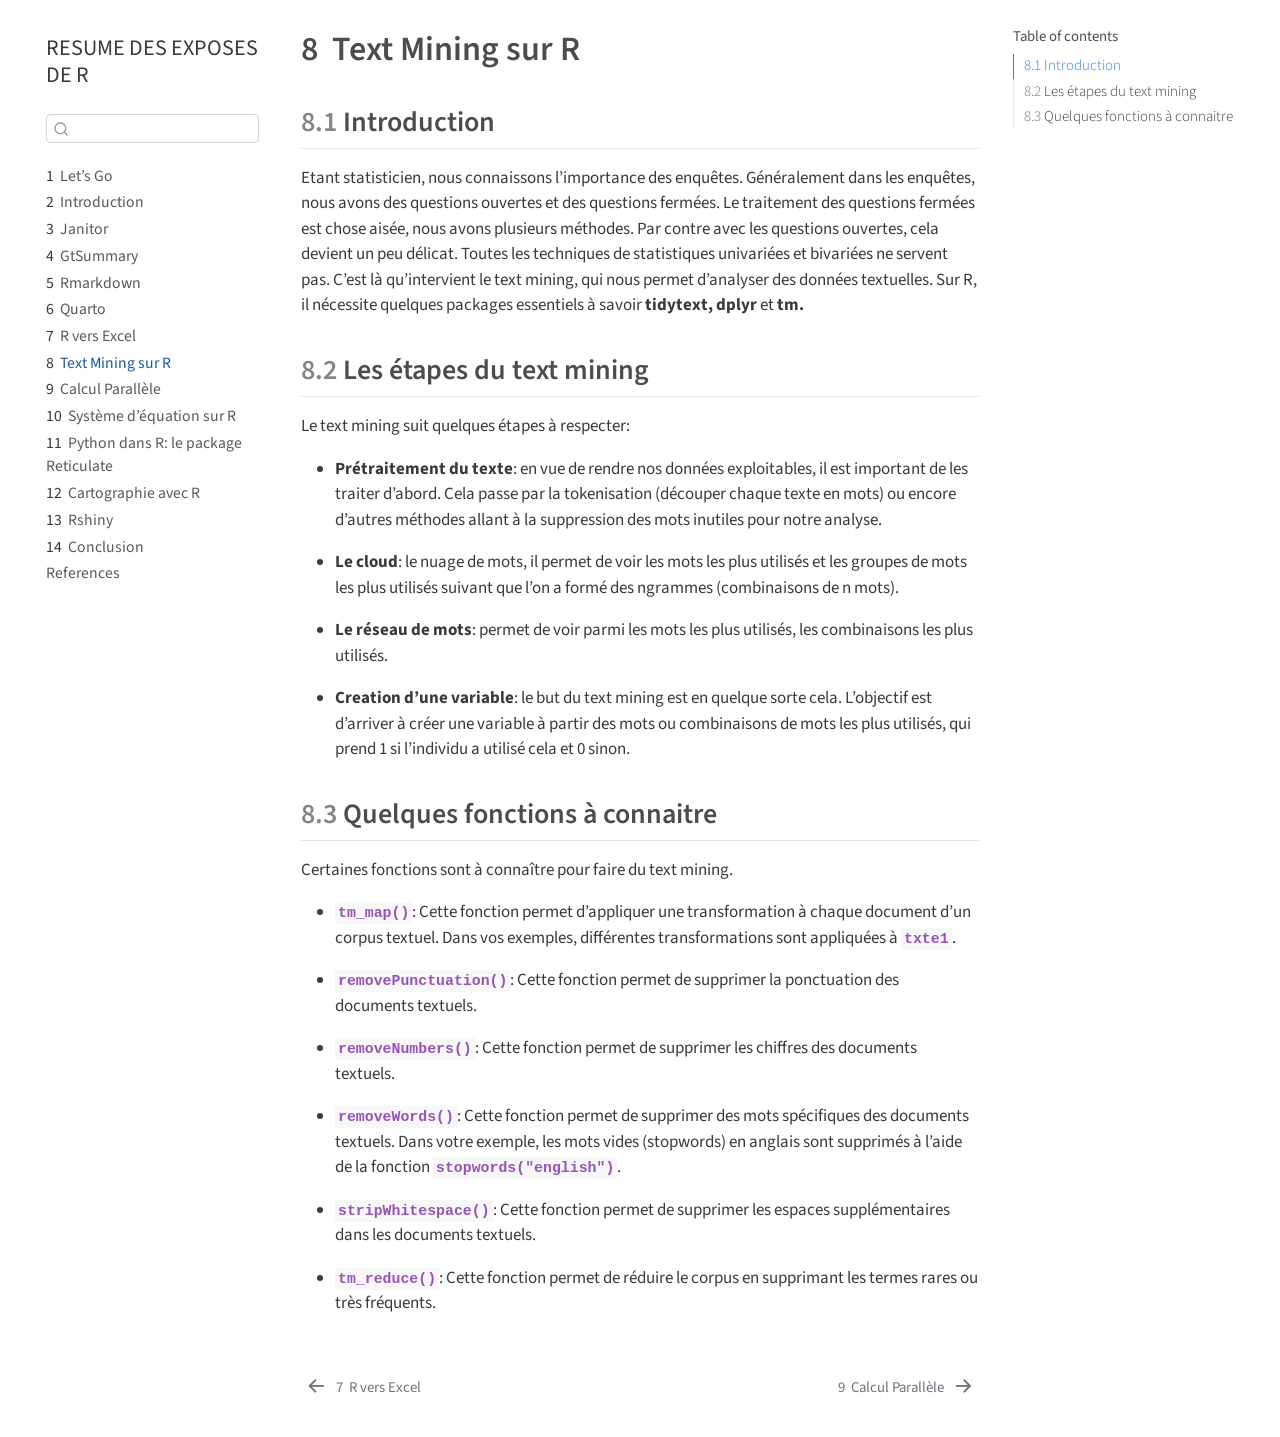
<file: Synthèse des exposés/EXPOSE DE R/_book/tm.html>
<!DOCTYPE html>
<html xmlns="http://www.w3.org/1999/xhtml" lang="en" xml:lang="en"><head>

<meta charset="utf-8">
<meta name="generator" content="quarto-1.3.361">

<meta name="viewport" content="width=device-width, initial-scale=1.0, user-scalable=yes">


<title>RESUME DES EXPOSES DE R - 8&nbsp; Text Mining sur R</title>
<style>
code{white-space: pre-wrap;}
span.smallcaps{font-variant: small-caps;}
div.columns{display: flex; gap: min(4vw, 1.5em);}
div.column{flex: auto; overflow-x: auto;}
div.hanging-indent{margin-left: 1.5em; text-indent: -1.5em;}
ul.task-list{list-style: none;}
ul.task-list li input[type="checkbox"] {
  width: 0.8em;
  margin: 0 0.8em 0.2em -1em; /* quarto-specific, see https://github.com/quarto-dev/quarto-cli/issues/4556 */ 
  vertical-align: middle;
}
</style>


<script src="site_libs/quarto-nav/quarto-nav.js"></script>
<script src="site_libs/quarto-nav/headroom.min.js"></script>
<script src="site_libs/clipboard/clipboard.min.js"></script>
<script src="site_libs/quarto-search/autocomplete.umd.js"></script>
<script src="site_libs/quarto-search/fuse.min.js"></script>
<script src="site_libs/quarto-search/quarto-search.js"></script>
<meta name="quarto:offset" content="./">
<link href="./CP.html" rel="next">
<link href="./RVE.html" rel="prev">
<script src="site_libs/quarto-html/quarto.js"></script>
<script src="site_libs/quarto-html/popper.min.js"></script>
<script src="site_libs/quarto-html/tippy.umd.min.js"></script>
<script src="site_libs/quarto-html/anchor.min.js"></script>
<link href="site_libs/quarto-html/tippy.css" rel="stylesheet">
<link href="site_libs/quarto-html/quarto-syntax-highlighting.css" rel="stylesheet" id="quarto-text-highlighting-styles">
<script src="site_libs/bootstrap/bootstrap.min.js"></script>
<link href="site_libs/bootstrap/bootstrap-icons.css" rel="stylesheet">
<link href="site_libs/bootstrap/bootstrap.min.css" rel="stylesheet" id="quarto-bootstrap" data-mode="light">
<script id="quarto-search-options" type="application/json">{
  "location": "sidebar",
  "copy-button": false,
  "collapse-after": 3,
  "panel-placement": "start",
  "type": "textbox",
  "limit": 20,
  "language": {
    "search-no-results-text": "No results",
    "search-matching-documents-text": "matching documents",
    "search-copy-link-title": "Copy link to search",
    "search-hide-matches-text": "Hide additional matches",
    "search-more-match-text": "more match in this document",
    "search-more-matches-text": "more matches in this document",
    "search-clear-button-title": "Clear",
    "search-detached-cancel-button-title": "Cancel",
    "search-submit-button-title": "Submit",
    "search-label": "Search"
  }
}</script>


</head>

<body class="nav-sidebar floating">

<div id="quarto-search-results"></div>
  <header id="quarto-header" class="headroom fixed-top">
  <nav class="quarto-secondary-nav">
    <div class="container-fluid d-flex">
      <button type="button" class="quarto-btn-toggle btn" data-bs-toggle="collapse" data-bs-target="#quarto-sidebar,#quarto-sidebar-glass" aria-controls="quarto-sidebar" aria-expanded="false" aria-label="Toggle sidebar navigation" onclick="if (window.quartoToggleHeadroom) { window.quartoToggleHeadroom(); }">
        <i class="bi bi-layout-text-sidebar-reverse"></i>
      </button>
      <nav class="quarto-page-breadcrumbs" aria-label="breadcrumb"><ol class="breadcrumb"><li class="breadcrumb-item"><a href="./tm.html"><span class="chapter-number">8</span>&nbsp; <span class="chapter-title">Text Mining sur R</span></a></li></ol></nav>
      <a class="flex-grow-1" role="button" data-bs-toggle="collapse" data-bs-target="#quarto-sidebar,#quarto-sidebar-glass" aria-controls="quarto-sidebar" aria-expanded="false" aria-label="Toggle sidebar navigation" onclick="if (window.quartoToggleHeadroom) { window.quartoToggleHeadroom(); }">      
      </a>
      <button type="button" class="btn quarto-search-button" aria-label="" onclick="window.quartoOpenSearch();">
        <i class="bi bi-search"></i>
      </button>
    </div>
  </nav>
</header>
<!-- content -->
<div id="quarto-content" class="quarto-container page-columns page-rows-contents page-layout-article">
<!-- sidebar -->
  <nav id="quarto-sidebar" class="sidebar collapse collapse-horizontal sidebar-navigation floating overflow-auto">
    <div class="pt-lg-2 mt-2 text-left sidebar-header">
    <div class="sidebar-title mb-0 py-0">
      <a href="./">RESUME DES EXPOSES DE R</a> 
    </div>
      </div>
        <div class="mt-2 flex-shrink-0 align-items-center">
        <div class="sidebar-search">
        <div id="quarto-search" class="" title="Search"></div>
        </div>
        </div>
    <div class="sidebar-menu-container"> 
    <ul class="list-unstyled mt-1">
        <li class="sidebar-item">
  <div class="sidebar-item-container"> 
  <a href="./index.html" class="sidebar-item-text sidebar-link">
 <span class="menu-text"><span class="chapter-number">1</span>&nbsp; <span class="chapter-title">Let’s Go</span></span></a>
  </div>
</li>
        <li class="sidebar-item">
  <div class="sidebar-item-container"> 
  <a href="./intro.html" class="sidebar-item-text sidebar-link">
 <span class="menu-text"><span class="chapter-number">2</span>&nbsp; <span class="chapter-title">Introduction</span></span></a>
  </div>
</li>
        <li class="sidebar-item">
  <div class="sidebar-item-container"> 
  <a href="./Janit.html" class="sidebar-item-text sidebar-link">
 <span class="menu-text"><span class="chapter-number">3</span>&nbsp; <span class="chapter-title">Janitor</span></span></a>
  </div>
</li>
        <li class="sidebar-item">
  <div class="sidebar-item-container"> 
  <a href="./GtSum.html" class="sidebar-item-text sidebar-link">
 <span class="menu-text"><span class="chapter-number">4</span>&nbsp; <span class="chapter-title">GtSummary</span></span></a>
  </div>
</li>
        <li class="sidebar-item">
  <div class="sidebar-item-container"> 
  <a href="./Rmarkdown.html" class="sidebar-item-text sidebar-link">
 <span class="menu-text"><span class="chapter-number">5</span>&nbsp; <span class="chapter-title">Rmarkdown</span></span></a>
  </div>
</li>
        <li class="sidebar-item">
  <div class="sidebar-item-container"> 
  <a href="./Document Finale.html" class="sidebar-item-text sidebar-link">
 <span class="menu-text"><span class="chapter-number">6</span>&nbsp; <span class="chapter-title">Quarto</span></span></a>
  </div>
</li>
        <li class="sidebar-item">
  <div class="sidebar-item-container"> 
  <a href="./RVE.html" class="sidebar-item-text sidebar-link">
 <span class="menu-text"><span class="chapter-number">7</span>&nbsp; <span class="chapter-title">R vers Excel</span></span></a>
  </div>
</li>
        <li class="sidebar-item">
  <div class="sidebar-item-container"> 
  <a href="./tm.html" class="sidebar-item-text sidebar-link active">
 <span class="menu-text"><span class="chapter-number">8</span>&nbsp; <span class="chapter-title">Text Mining sur R</span></span></a>
  </div>
</li>
        <li class="sidebar-item">
  <div class="sidebar-item-container"> 
  <a href="./CP.html" class="sidebar-item-text sidebar-link">
 <span class="menu-text"><span class="chapter-number">9</span>&nbsp; <span class="chapter-title">Calcul Parallèle</span></span></a>
  </div>
</li>
        <li class="sidebar-item">
  <div class="sidebar-item-container"> 
  <a href="./SE.html" class="sidebar-item-text sidebar-link">
 <span class="menu-text"><span class="chapter-number">10</span>&nbsp; <span class="chapter-title">Système d’équation sur R</span></span></a>
  </div>
</li>
        <li class="sidebar-item">
  <div class="sidebar-item-container"> 
  <a href="./Ret.html" class="sidebar-item-text sidebar-link">
 <span class="menu-text"><span class="chapter-number">11</span>&nbsp; <span class="chapter-title">Python dans R: le package Reticulate</span></span></a>
  </div>
</li>
        <li class="sidebar-item">
  <div class="sidebar-item-container"> 
  <a href="./Carto.html" class="sidebar-item-text sidebar-link">
 <span class="menu-text"><span class="chapter-number">12</span>&nbsp; <span class="chapter-title">Cartographie avec R</span></span></a>
  </div>
</li>
        <li class="sidebar-item">
  <div class="sidebar-item-container"> 
  <a href="./Shin.html" class="sidebar-item-text sidebar-link">
 <span class="menu-text"><span class="chapter-number">13</span>&nbsp; <span class="chapter-title">Rshiny</span></span></a>
  </div>
</li>
        <li class="sidebar-item">
  <div class="sidebar-item-container"> 
  <a href="./summary.html" class="sidebar-item-text sidebar-link">
 <span class="menu-text"><span class="chapter-number">14</span>&nbsp; <span class="chapter-title">Conclusion</span></span></a>
  </div>
</li>
        <li class="sidebar-item">
  <div class="sidebar-item-container"> 
  <a href="./references.html" class="sidebar-item-text sidebar-link">
 <span class="menu-text">References</span></a>
  </div>
</li>
    </ul>
    </div>
</nav>
<div id="quarto-sidebar-glass" data-bs-toggle="collapse" data-bs-target="#quarto-sidebar,#quarto-sidebar-glass"></div>
<!-- margin-sidebar -->
    <div id="quarto-margin-sidebar" class="sidebar margin-sidebar">
        <nav id="TOC" role="doc-toc" class="toc-active">
    <h2 id="toc-title">Table of contents</h2>
   
  <ul>
  <li><a href="#introduction" id="toc-introduction" class="nav-link active" data-scroll-target="#introduction"><span class="header-section-number">8.1</span> Introduction</a></li>
  <li><a href="#les-étapes-du-text-mining" id="toc-les-étapes-du-text-mining" class="nav-link" data-scroll-target="#les-étapes-du-text-mining"><span class="header-section-number">8.2</span> Les étapes du text mining</a></li>
  <li><a href="#quelques-fonctions-à-connaitre" id="toc-quelques-fonctions-à-connaitre" class="nav-link" data-scroll-target="#quelques-fonctions-à-connaitre"><span class="header-section-number">8.3</span> Quelques fonctions à connaitre</a></li>
  </ul>
</nav>
    </div>
<!-- main -->
<main class="content" id="quarto-document-content">

<header id="title-block-header" class="quarto-title-block default">
<div class="quarto-title">
<h1 class="title"><span class="chapter-number">8</span>&nbsp; <span class="chapter-title">Text Mining sur R</span></h1>
</div>



<div class="quarto-title-meta">

    
  
    
  </div>
  

</header>

<section id="introduction" class="level2" data-number="8.1">
<h2 data-number="8.1" class="anchored" data-anchor-id="introduction"><span class="header-section-number">8.1</span> Introduction</h2>
<p>Etant statisticien, nous connaissons l’importance des enquêtes. Généralement dans les enquêtes, nous avons des questions ouvertes et des questions fermées. Le traitement des questions fermées est chose aisée, nous avons plusieurs méthodes. Par contre avec les questions ouvertes, cela devient un peu délicat. Toutes les techniques de statistiques univariées et bivariées ne servent pas. C’est là qu’intervient le text mining, qui nous permet d’analyser des données textuelles. Sur R, il nécessite quelques packages essentiels à savoir <strong>tidytext, dplyr</strong> et <strong>tm.</strong></p>
</section>
<section id="les-étapes-du-text-mining" class="level2" data-number="8.2">
<h2 data-number="8.2" class="anchored" data-anchor-id="les-étapes-du-text-mining"><span class="header-section-number">8.2</span> Les étapes du text mining</h2>
<p>Le text mining suit quelques étapes à respecter:</p>
<ul>
<li><p><strong>Prétraitement du texte</strong>: en vue de rendre nos données exploitables, il est important de les traiter d’abord. Cela passe par la tokenisation (découper chaque texte en mots) ou encore d’autres méthodes allant à la suppression des mots inutiles pour notre analyse.</p></li>
<li><p><strong>Le cloud</strong>: le nuage de mots, il permet de voir les mots les plus utilisés et les groupes de mots les plus utilisés suivant que l’on a formé des ngrammes (combinaisons de n mots).</p></li>
<li><p><strong>Le réseau de mots</strong>: permet de voir parmi les mots les plus utilisés, les combinaisons les plus utilisés.</p></li>
<li><p><strong>Creation d’une variable</strong>: le but du text mining est en quelque sorte cela. L’objectif est d’arriver à créer une variable à partir des mots ou combinaisons de mots les plus utilisés, qui prend 1 si l’individu a utilisé cela et 0 sinon.</p></li>
</ul>
</section>
<section id="quelques-fonctions-à-connaitre" class="level2" data-number="8.3">
<h2 data-number="8.3" class="anchored" data-anchor-id="quelques-fonctions-à-connaitre"><span class="header-section-number">8.3</span> Quelques fonctions à connaitre</h2>
<p>Certaines fonctions sont à connaître pour faire du text mining.</p>
<ul>
<li><p><strong><code>tm_map()</code></strong>: Cette fonction permet d’appliquer une transformation à chaque document d’un corpus textuel. Dans vos exemples, différentes transformations sont appliquées à <strong><code>txte1</code></strong>.</p></li>
<li><p><strong><code>removePunctuation()</code></strong>: Cette fonction permet de supprimer la ponctuation des documents textuels.</p></li>
<li><p><strong><code>removeNumbers()</code></strong>: Cette fonction permet de supprimer les chiffres des documents textuels.</p></li>
<li><p><strong><code>removeWords()</code></strong>: Cette fonction permet de supprimer des mots spécifiques des documents textuels. Dans votre exemple, les mots vides (stopwords) en anglais sont supprimés à l’aide de la fonction <strong><code>stopwords("english")</code></strong>.</p></li>
<li><p><strong><code>stripWhitespace()</code></strong>: Cette fonction permet de supprimer les espaces supplémentaires dans les documents textuels.</p></li>
<li><p><strong><code>tm_reduce()</code></strong>: Cette fonction permet de réduire le corpus en supprimant les termes rares ou très fréquents.</p></li>
</ul>


</section>

</main> <!-- /main -->
<script id="quarto-html-after-body" type="application/javascript">
window.document.addEventListener("DOMContentLoaded", function (event) {
  const toggleBodyColorMode = (bsSheetEl) => {
    const mode = bsSheetEl.getAttribute("data-mode");
    const bodyEl = window.document.querySelector("body");
    if (mode === "dark") {
      bodyEl.classList.add("quarto-dark");
      bodyEl.classList.remove("quarto-light");
    } else {
      bodyEl.classList.add("quarto-light");
      bodyEl.classList.remove("quarto-dark");
    }
  }
  const toggleBodyColorPrimary = () => {
    const bsSheetEl = window.document.querySelector("link#quarto-bootstrap");
    if (bsSheetEl) {
      toggleBodyColorMode(bsSheetEl);
    }
  }
  toggleBodyColorPrimary();  
  const icon = "";
  const anchorJS = new window.AnchorJS();
  anchorJS.options = {
    placement: 'right',
    icon: icon
  };
  anchorJS.add('.anchored');
  const isCodeAnnotation = (el) => {
    for (const clz of el.classList) {
      if (clz.startsWith('code-annotation-')) {                     
        return true;
      }
    }
    return false;
  }
  const clipboard = new window.ClipboardJS('.code-copy-button', {
    text: function(trigger) {
      const codeEl = trigger.previousElementSibling.cloneNode(true);
      for (const childEl of codeEl.children) {
        if (isCodeAnnotation(childEl)) {
          childEl.remove();
        }
      }
      return codeEl.innerText;
    }
  });
  clipboard.on('success', function(e) {
    // button target
    const button = e.trigger;
    // don't keep focus
    button.blur();
    // flash "checked"
    button.classList.add('code-copy-button-checked');
    var currentTitle = button.getAttribute("title");
    button.setAttribute("title", "Copied!");
    let tooltip;
    if (window.bootstrap) {
      button.setAttribute("data-bs-toggle", "tooltip");
      button.setAttribute("data-bs-placement", "left");
      button.setAttribute("data-bs-title", "Copied!");
      tooltip = new bootstrap.Tooltip(button, 
        { trigger: "manual", 
          customClass: "code-copy-button-tooltip",
          offset: [0, -8]});
      tooltip.show();    
    }
    setTimeout(function() {
      if (tooltip) {
        tooltip.hide();
        button.removeAttribute("data-bs-title");
        button.removeAttribute("data-bs-toggle");
        button.removeAttribute("data-bs-placement");
      }
      button.setAttribute("title", currentTitle);
      button.classList.remove('code-copy-button-checked');
    }, 1000);
    // clear code selection
    e.clearSelection();
  });
  function tippyHover(el, contentFn) {
    const config = {
      allowHTML: true,
      content: contentFn,
      maxWidth: 500,
      delay: 100,
      arrow: false,
      appendTo: function(el) {
          return el.parentElement;
      },
      interactive: true,
      interactiveBorder: 10,
      theme: 'quarto',
      placement: 'bottom-start'
    };
    window.tippy(el, config); 
  }
  const noterefs = window.document.querySelectorAll('a[role="doc-noteref"]');
  for (var i=0; i<noterefs.length; i++) {
    const ref = noterefs[i];
    tippyHover(ref, function() {
      // use id or data attribute instead here
      let href = ref.getAttribute('data-footnote-href') || ref.getAttribute('href');
      try { href = new URL(href).hash; } catch {}
      const id = href.replace(/^#\/?/, "");
      const note = window.document.getElementById(id);
      return note.innerHTML;
    });
  }
      let selectedAnnoteEl;
      const selectorForAnnotation = ( cell, annotation) => {
        let cellAttr = 'data-code-cell="' + cell + '"';
        let lineAttr = 'data-code-annotation="' +  annotation + '"';
        const selector = 'span[' + cellAttr + '][' + lineAttr + ']';
        return selector;
      }
      const selectCodeLines = (annoteEl) => {
        const doc = window.document;
        const targetCell = annoteEl.getAttribute("data-target-cell");
        const targetAnnotation = annoteEl.getAttribute("data-target-annotation");
        const annoteSpan = window.document.querySelector(selectorForAnnotation(targetCell, targetAnnotation));
        const lines = annoteSpan.getAttribute("data-code-lines").split(",");
        const lineIds = lines.map((line) => {
          return targetCell + "-" + line;
        })
        let top = null;
        let height = null;
        let parent = null;
        if (lineIds.length > 0) {
            //compute the position of the single el (top and bottom and make a div)
            const el = window.document.getElementById(lineIds[0]);
            top = el.offsetTop;
            height = el.offsetHeight;
            parent = el.parentElement.parentElement;
          if (lineIds.length > 1) {
            const lastEl = window.document.getElementById(lineIds[lineIds.length - 1]);
            const bottom = lastEl.offsetTop + lastEl.offsetHeight;
            height = bottom - top;
          }
          if (top !== null && height !== null && parent !== null) {
            // cook up a div (if necessary) and position it 
            let div = window.document.getElementById("code-annotation-line-highlight");
            if (div === null) {
              div = window.document.createElement("div");
              div.setAttribute("id", "code-annotation-line-highlight");
              div.style.position = 'absolute';
              parent.appendChild(div);
            }
            div.style.top = top - 2 + "px";
            div.style.height = height + 4 + "px";
            let gutterDiv = window.document.getElementById("code-annotation-line-highlight-gutter");
            if (gutterDiv === null) {
              gutterDiv = window.document.createElement("div");
              gutterDiv.setAttribute("id", "code-annotation-line-highlight-gutter");
              gutterDiv.style.position = 'absolute';
              const codeCell = window.document.getElementById(targetCell);
              const gutter = codeCell.querySelector('.code-annotation-gutter');
              gutter.appendChild(gutterDiv);
            }
            gutterDiv.style.top = top - 2 + "px";
            gutterDiv.style.height = height + 4 + "px";
          }
          selectedAnnoteEl = annoteEl;
        }
      };
      const unselectCodeLines = () => {
        const elementsIds = ["code-annotation-line-highlight", "code-annotation-line-highlight-gutter"];
        elementsIds.forEach((elId) => {
          const div = window.document.getElementById(elId);
          if (div) {
            div.remove();
          }
        });
        selectedAnnoteEl = undefined;
      };
      // Attach click handler to the DT
      const annoteDls = window.document.querySelectorAll('dt[data-target-cell]');
      for (const annoteDlNode of annoteDls) {
        annoteDlNode.addEventListener('click', (event) => {
          const clickedEl = event.target;
          if (clickedEl !== selectedAnnoteEl) {
            unselectCodeLines();
            const activeEl = window.document.querySelector('dt[data-target-cell].code-annotation-active');
            if (activeEl) {
              activeEl.classList.remove('code-annotation-active');
            }
            selectCodeLines(clickedEl);
            clickedEl.classList.add('code-annotation-active');
          } else {
            // Unselect the line
            unselectCodeLines();
            clickedEl.classList.remove('code-annotation-active');
          }
        });
      }
  const findCites = (el) => {
    const parentEl = el.parentElement;
    if (parentEl) {
      const cites = parentEl.dataset.cites;
      if (cites) {
        return {
          el,
          cites: cites.split(' ')
        };
      } else {
        return findCites(el.parentElement)
      }
    } else {
      return undefined;
    }
  };
  var bibliorefs = window.document.querySelectorAll('a[role="doc-biblioref"]');
  for (var i=0; i<bibliorefs.length; i++) {
    const ref = bibliorefs[i];
    const citeInfo = findCites(ref);
    if (citeInfo) {
      tippyHover(citeInfo.el, function() {
        var popup = window.document.createElement('div');
        citeInfo.cites.forEach(function(cite) {
          var citeDiv = window.document.createElement('div');
          citeDiv.classList.add('hanging-indent');
          citeDiv.classList.add('csl-entry');
          var biblioDiv = window.document.getElementById('ref-' + cite);
          if (biblioDiv) {
            citeDiv.innerHTML = biblioDiv.innerHTML;
          }
          popup.appendChild(citeDiv);
        });
        return popup.innerHTML;
      });
    }
  }
});
</script>
<nav class="page-navigation">
  <div class="nav-page nav-page-previous">
      <a href="./RVE.html" class="pagination-link">
        <i class="bi bi-arrow-left-short"></i> <span class="nav-page-text"><span class="chapter-number">7</span>&nbsp; <span class="chapter-title">R vers Excel</span></span>
      </a>          
  </div>
  <div class="nav-page nav-page-next">
      <a href="./CP.html" class="pagination-link">
        <span class="nav-page-text"><span class="chapter-number">9</span>&nbsp; <span class="chapter-title">Calcul Parallèle</span></span> <i class="bi bi-arrow-right-short"></i>
      </a>
  </div>
</nav>
</div> <!-- /content -->



</body></html>
</file>
<file: Synthèse des exposés/EXPOSE DE R/_book/site_libs/quarto-html/tippy.css>
.tippy-box[data-animation=fade][data-state=hidden]{opacity:0}[data-tippy-root]{max-width:calc(100vw - 10px)}.tippy-box{position:relative;background-color:#333;color:#fff;border-radius:4px;font-size:14px;line-height:1.4;white-space:normal;outline:0;transition-property:transform,visibility,opacity}.tippy-box[data-placement^=top]>.tippy-arrow{bottom:0}.tippy-box[data-placement^=top]>.tippy-arrow:before{bottom:-7px;left:0;border-width:8px 8px 0;border-top-color:initial;transform-origin:center top}.tippy-box[data-placement^=bottom]>.tippy-arrow{top:0}.tippy-box[data-placement^=bottom]>.tippy-arrow:before{top:-7px;left:0;border-width:0 8px 8px;border-bottom-color:initial;transform-origin:center bottom}.tippy-box[data-placement^=left]>.tippy-arrow{right:0}.tippy-box[data-placement^=left]>.tippy-arrow:before{border-width:8px 0 8px 8px;border-left-color:initial;right:-7px;transform-origin:center left}.tippy-box[data-placement^=right]>.tippy-arrow{left:0}.tippy-box[data-placement^=right]>.tippy-arrow:before{left:-7px;border-width:8px 8px 8px 0;border-right-color:initial;transform-origin:center right}.tippy-box[data-inertia][data-state=visible]{transition-timing-function:cubic-bezier(.54,1.5,.38,1.11)}.tippy-arrow{width:16px;height:16px;color:#333}.tippy-arrow:before{content:"";position:absolute;border-color:transparent;border-style:solid}.tippy-content{position:relative;padding:5px 9px;z-index:1}
</file>
<file: Synthèse des exposés/EXPOSE DE R/_book/site_libs/quarto-html/quarto-syntax-highlighting.css>
/* quarto syntax highlight colors */
:root {
  --quarto-hl-ot-color: #003B4F;
  --quarto-hl-at-color: #657422;
  --quarto-hl-ss-color: #20794D;
  --quarto-hl-an-color: #5E5E5E;
  --quarto-hl-fu-color: #4758AB;
  --quarto-hl-st-color: #20794D;
  --quarto-hl-cf-color: #003B4F;
  --quarto-hl-op-color: #5E5E5E;
  --quarto-hl-er-color: #AD0000;
  --quarto-hl-bn-color: #AD0000;
  --quarto-hl-al-color: #AD0000;
  --quarto-hl-va-color: #111111;
  --quarto-hl-bu-color: inherit;
  --quarto-hl-ex-color: inherit;
  --quarto-hl-pp-color: #AD0000;
  --quarto-hl-in-color: #5E5E5E;
  --quarto-hl-vs-color: #20794D;
  --quarto-hl-wa-color: #5E5E5E;
  --quarto-hl-do-color: #5E5E5E;
  --quarto-hl-im-color: #00769E;
  --quarto-hl-ch-color: #20794D;
  --quarto-hl-dt-color: #AD0000;
  --quarto-hl-fl-color: #AD0000;
  --quarto-hl-co-color: #5E5E5E;
  --quarto-hl-cv-color: #5E5E5E;
  --quarto-hl-cn-color: #8f5902;
  --quarto-hl-sc-color: #5E5E5E;
  --quarto-hl-dv-color: #AD0000;
  --quarto-hl-kw-color: #003B4F;
}

/* other quarto variables */
:root {
  --quarto-font-monospace: SFMono-Regular, Menlo, Monaco, Consolas, "Liberation Mono", "Courier New", monospace;
}

pre > code.sourceCode > span {
  color: #003B4F;
}

code span {
  color: #003B4F;
}

code.sourceCode > span {
  color: #003B4F;
}

div.sourceCode,
div.sourceCode pre.sourceCode {
  color: #003B4F;
}

code span.ot {
  color: #003B4F;
  font-style: inherit;
}

code span.at {
  color: #657422;
  font-style: inherit;
}

code span.ss {
  color: #20794D;
  font-style: inherit;
}

code span.an {
  color: #5E5E5E;
  font-style: inherit;
}

code span.fu {
  color: #4758AB;
  font-style: inherit;
}

code span.st {
  color: #20794D;
  font-style: inherit;
}

code span.cf {
  color: #003B4F;
  font-style: inherit;
}

code span.op {
  color: #5E5E5E;
  font-style: inherit;
}

code span.er {
  color: #AD0000;
  font-style: inherit;
}

code span.bn {
  color: #AD0000;
  font-style: inherit;
}

code span.al {
  color: #AD0000;
  font-style: inherit;
}

code span.va {
  color: #111111;
  font-style: inherit;
}

code span.bu {
  font-style: inherit;
}

code span.ex {
  font-style: inherit;
}

code span.pp {
  color: #AD0000;
  font-style: inherit;
}

code span.in {
  color: #5E5E5E;
  font-style: inherit;
}

code span.vs {
  color: #20794D;
  font-style: inherit;
}

code span.wa {
  color: #5E5E5E;
  font-style: italic;
}

code span.do {
  color: #5E5E5E;
  font-style: italic;
}

code span.im {
  color: #00769E;
  font-style: inherit;
}

code span.ch {
  color: #20794D;
  font-style: inherit;
}

code span.dt {
  color: #AD0000;
  font-style: inherit;
}

code span.fl {
  color: #AD0000;
  font-style: inherit;
}

code span.co {
  color: #5E5E5E;
  font-style: inherit;
}

code span.cv {
  color: #5E5E5E;
  font-style: italic;
}

code span.cn {
  color: #8f5902;
  font-style: inherit;
}

code span.sc {
  color: #5E5E5E;
  font-style: inherit;
}

code span.dv {
  color: #AD0000;
  font-style: inherit;
}

code span.kw {
  color: #003B4F;
  font-style: inherit;
}

.prevent-inlining {
  content: "</";
}

/*# sourceMappingURL=debc5d5d77c3f9108843748ff7464032.css.map */
</file>
